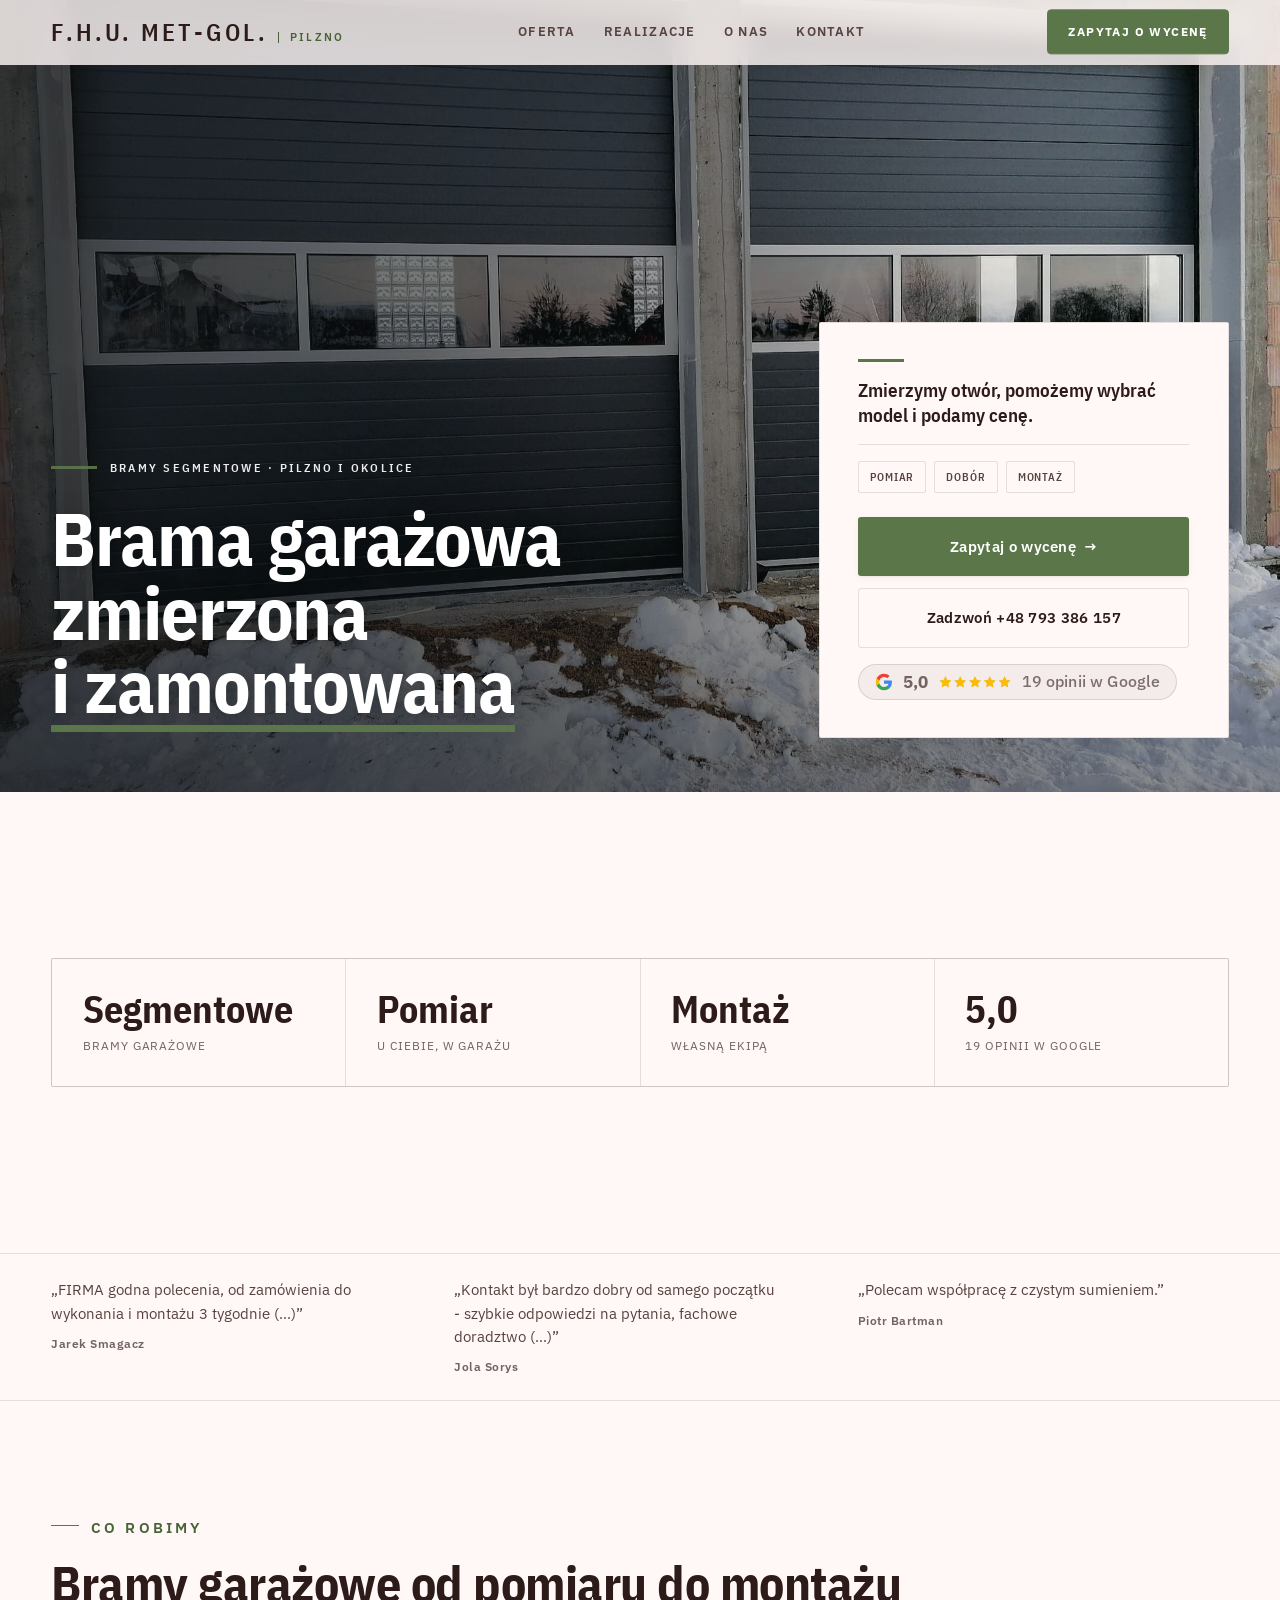
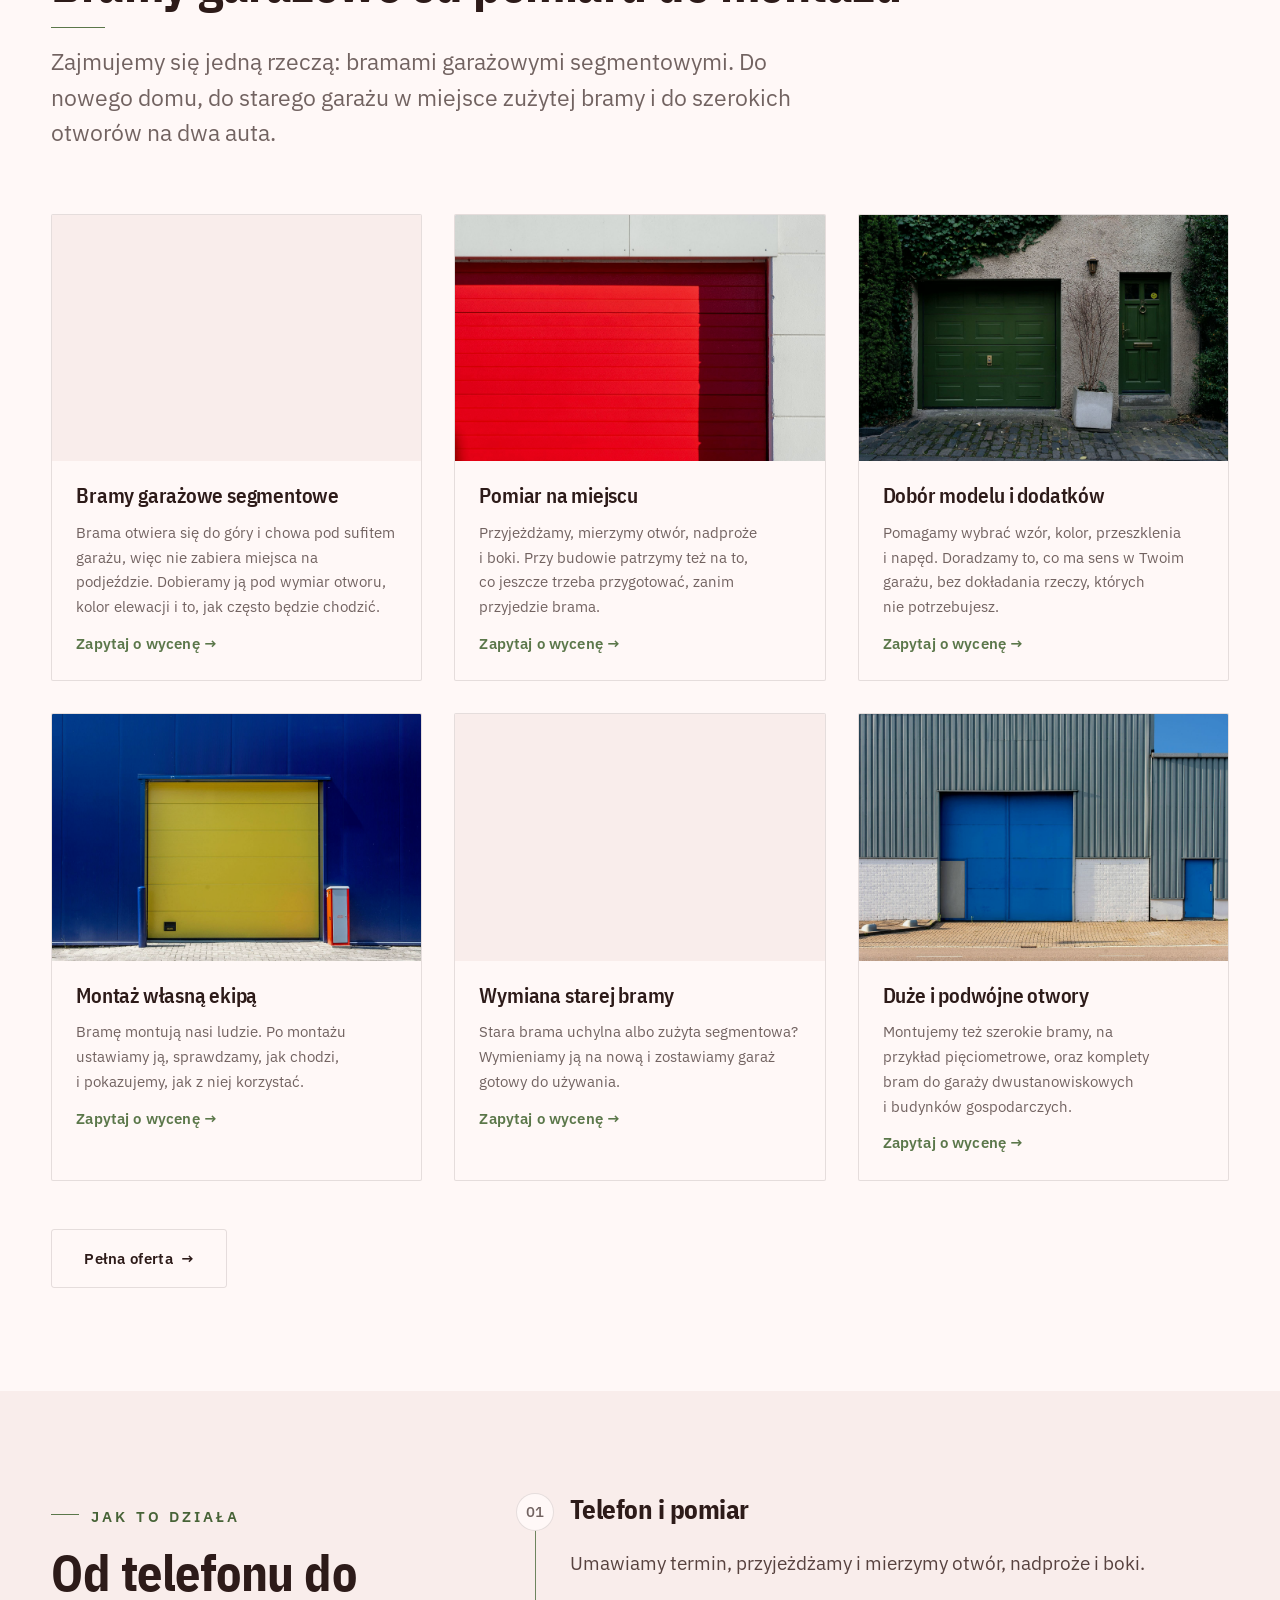
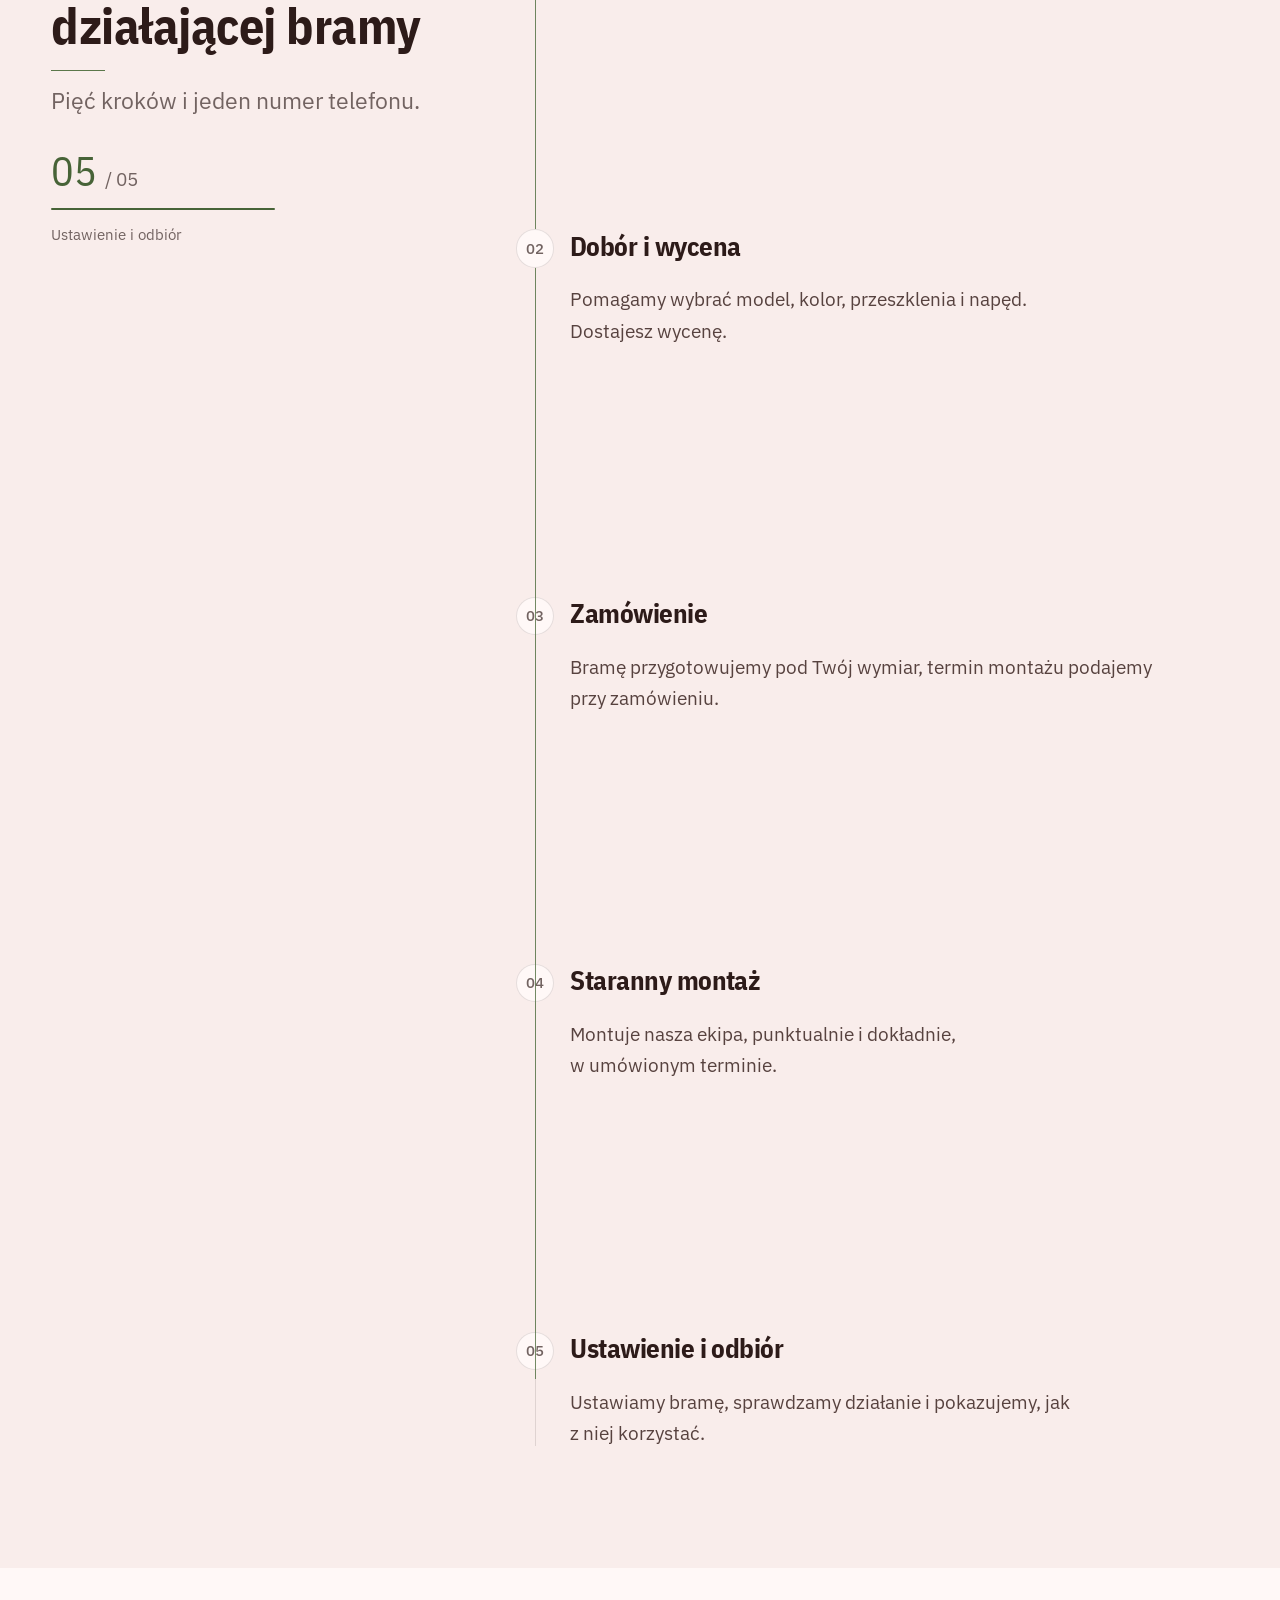
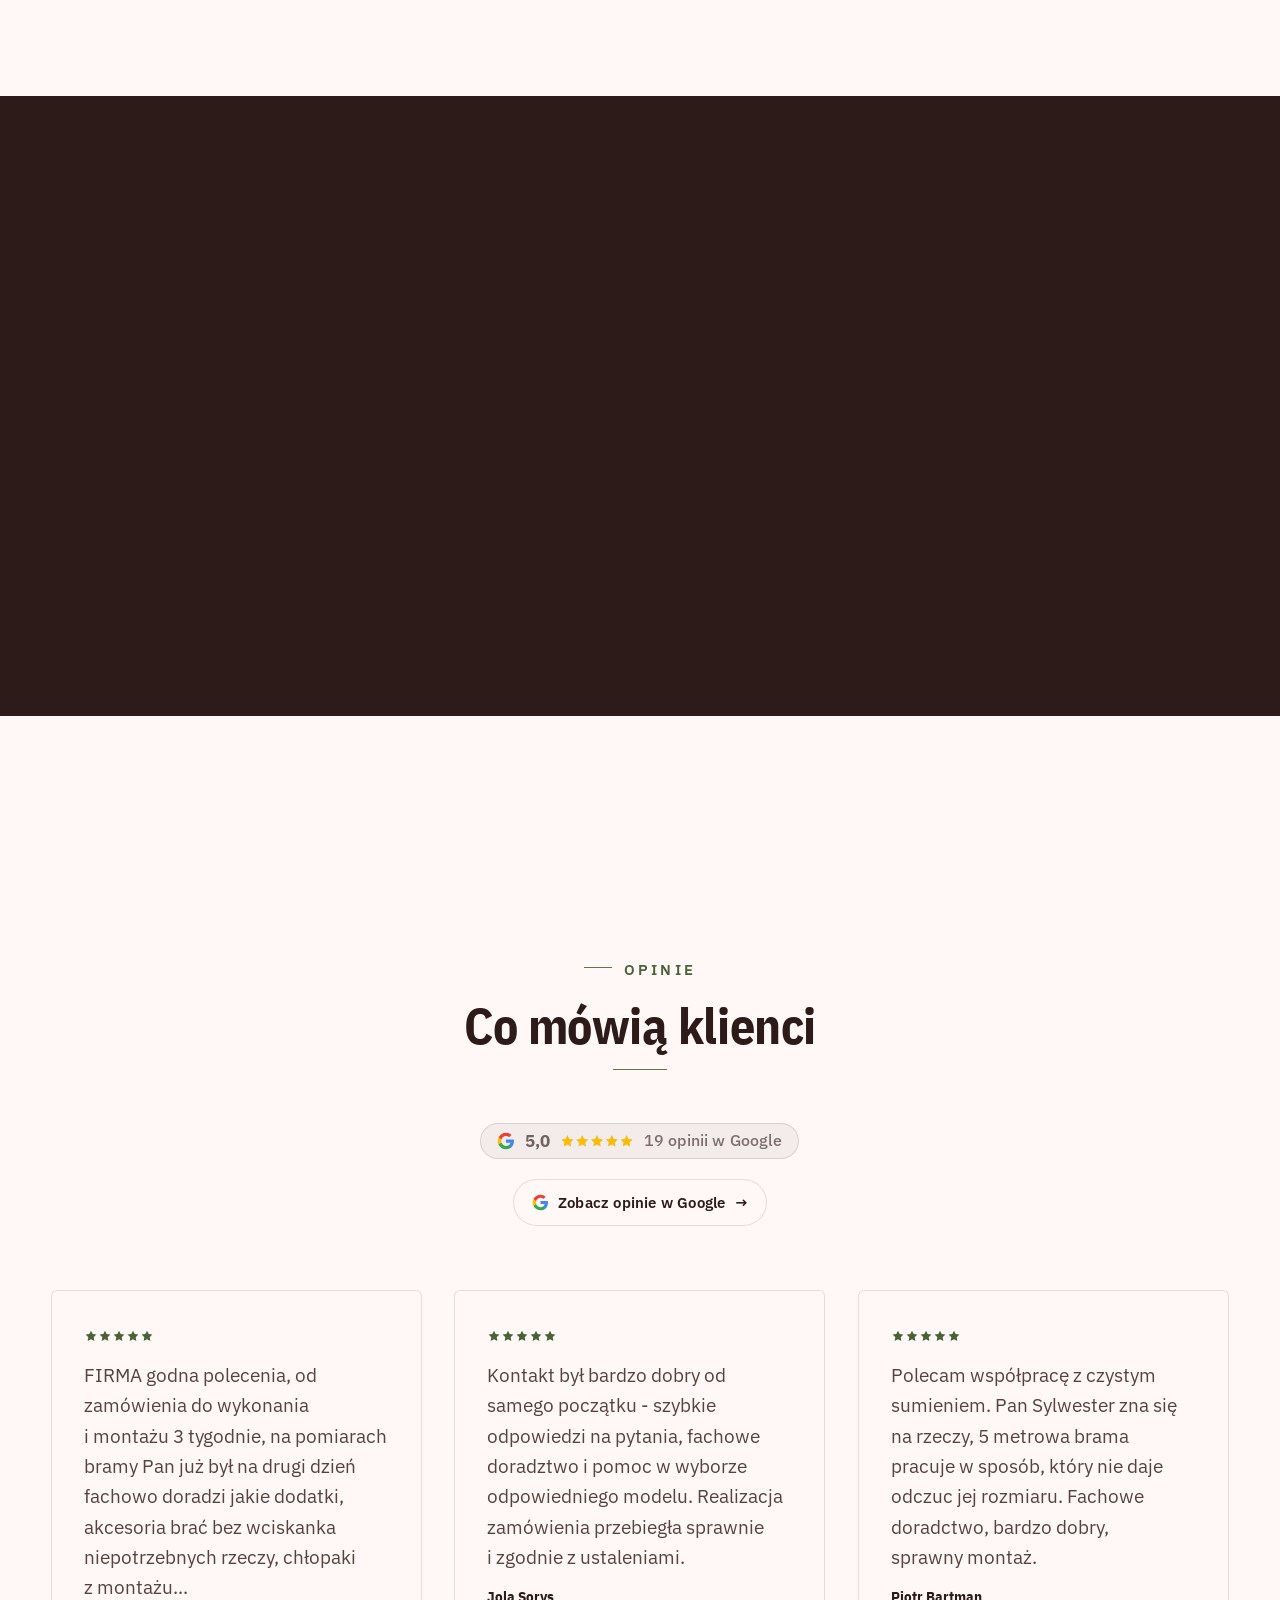
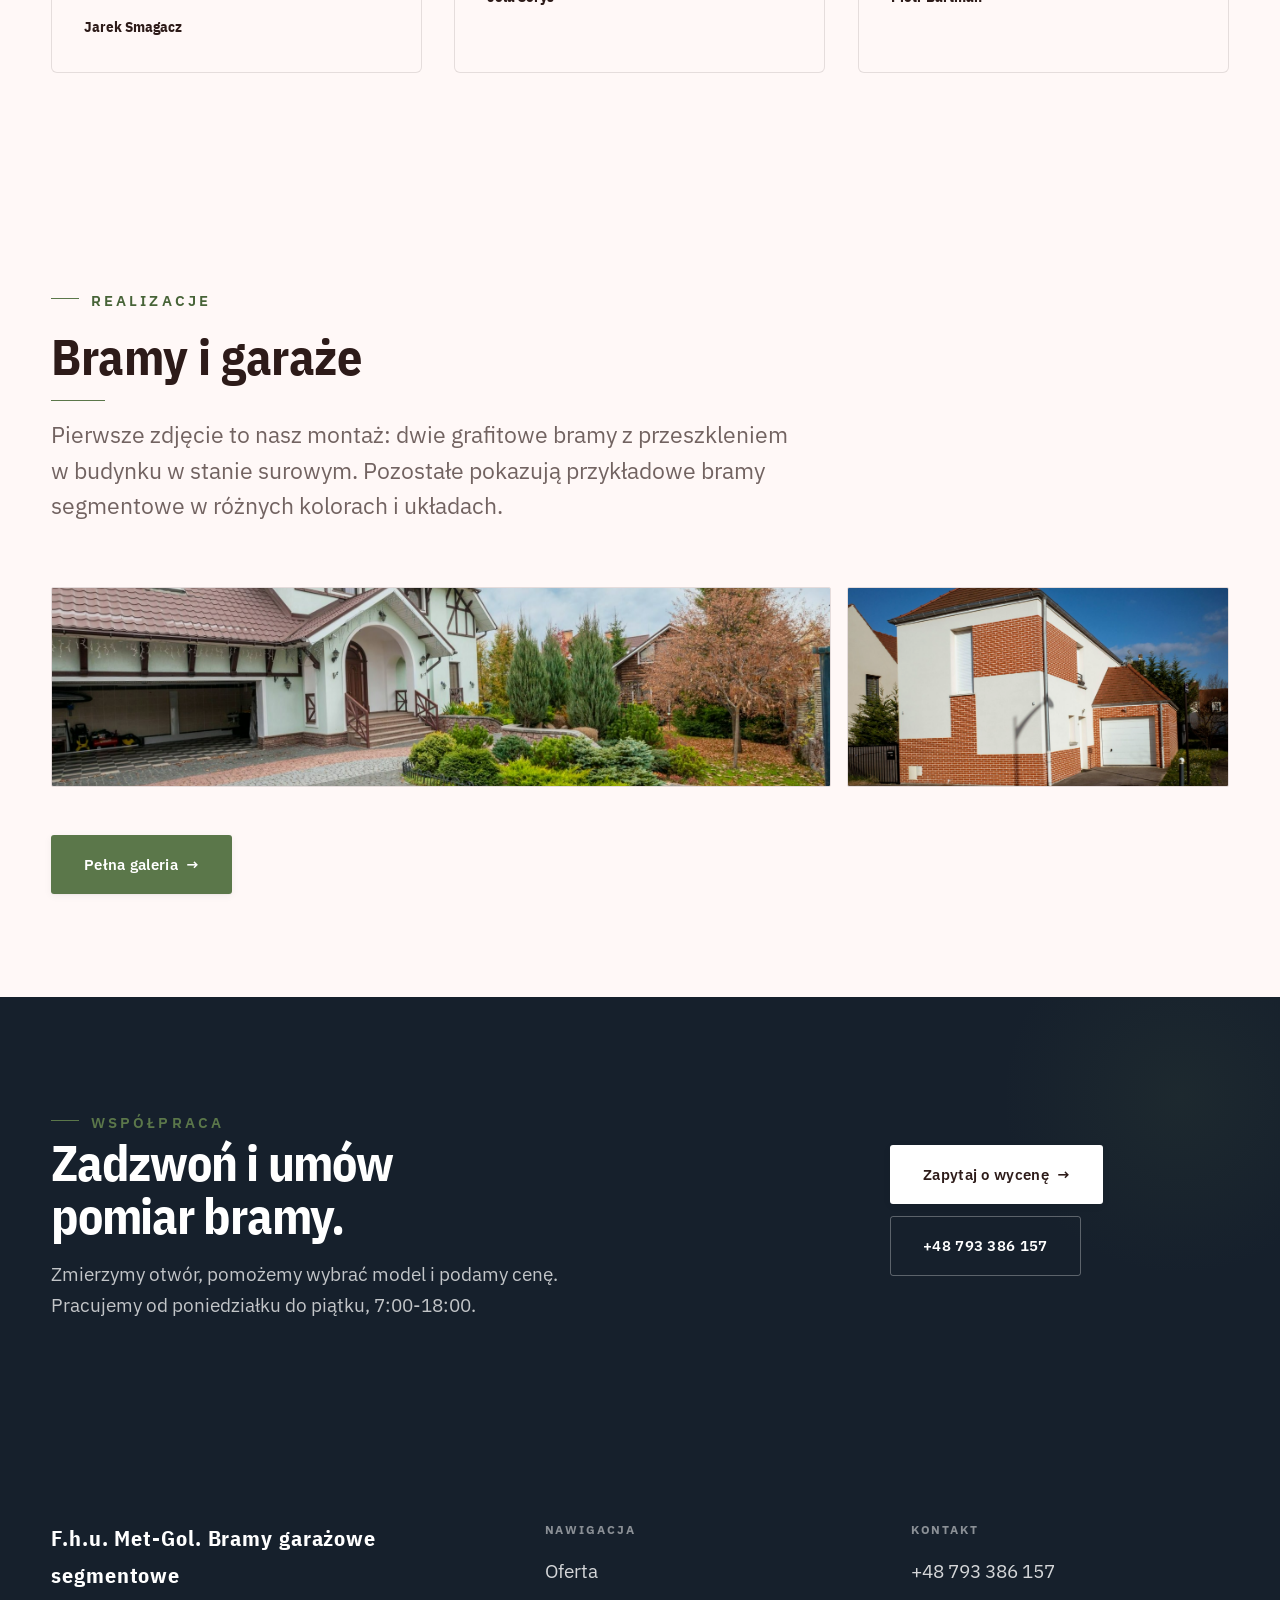
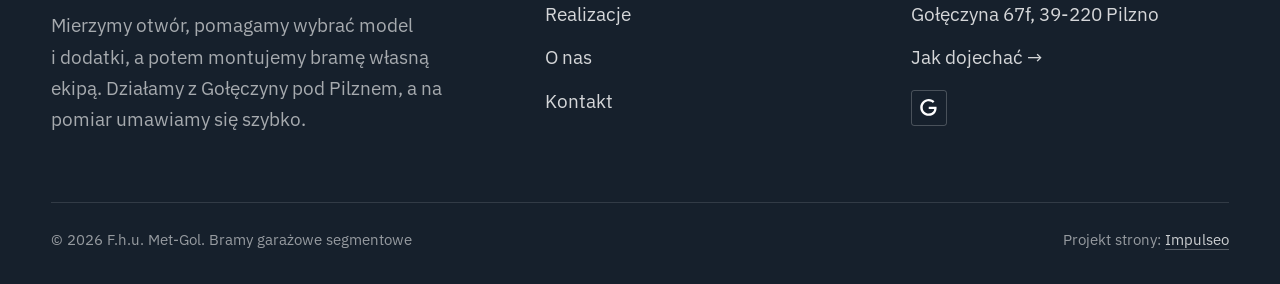
<file: index.html>
<!DOCTYPE html>
<html lang="pl">
<head>
<meta charset="UTF-8">
<meta name="viewport" content="width=device-width, initial-scale=1.0">
<title>F.h.u. Met-Gol. Bramy garażowe segmentowe - bramy garażowe segmentowe · Pilzno</title>
<meta name="description" content="Met-Gol z Gołęczyny pod Pilznem: bramy garażowe segmentowe z pomiarem, doradztwem i montażem. Ocena 5,0 w Google. Zadzwoń: 793 386 157.">
<link rel="canonical" href="https://kris20032.github.io/f-h-u-met-gol-bramy-garazowe-segmentowe/">
<meta name="robots" content="noindex, nofollow">
<meta property="og:type" content="website">
<meta property="og:locale" content="pl_PL">
<meta property="og:site_name" content="F.h.u. Met-Gol. Bramy garażowe segmentowe">
<meta property="og:title" content="F.h.u. Met-Gol. Bramy garażowe segmentowe - bramy garażowe segmentowe · Pilzno">
<meta property="og:description" content="Met-Gol z Gołęczyny pod Pilznem: bramy garażowe segmentowe z pomiarem, doradztwem i montażem. Ocena 5,0 w Google. Zadzwoń: 793 386 157.">
<meta property="og:url" content="https://kris20032.github.io/f-h-u-met-gol-bramy-garazowe-segmentowe/">
<meta property="og:image" content="https://kris20032.github.io/f-h-u-met-gol-bramy-garazowe-segmentowe/img/og.jpg">
<meta property="og:image:width" content="1200">
<meta property="og:image:height" content="630">
<meta name="twitter:card" content="summary_large_image">
<script type="application/ld+json">{"@context": "https://schema.org", "@type": "LocalBusiness", "name": "F.h.u. Met-Gol. Bramy garażowe segmentowe", "url": "https://kris20032.github.io/f-h-u-met-gol-bramy-garazowe-segmentowe/", "telephone": "+48793386157", "image": "https://kris20032.github.io/f-h-u-met-gol-bramy-garazowe-segmentowe/img/og.jpg", "areaServed": "Pilzno", "sameAs": ["https://maps.google.com/?cid=14918334857185586496&g_mp=CiVnb29nbGUubWFwcy5wbGFjZXMudjEuUGxhY2VzLkdldFBsYWNlEAIYBCAA"]}</script>
<link rel="preconnect" href="https://fonts.googleapis.com">
<link rel="preconnect" href="https://fonts.gstatic.com" crossorigin>
<link href="https://fonts.googleapis.com/css2?family=IBM+Plex+Sans+Condensed:wght@500;600;700&family=IBM+Plex+Sans:wght@400;500;600&display=swap" rel="stylesheet">
<link rel="stylesheet" href="assets/styles.css?v=dc298c0d">
</head>
<body>

<header class="nav">
  <div class="wrap nav-inner">
    <a class="brand" href="index.html"><span class="name">F.h.u. Met-Gol.</span><span class="sub">Pilzno</span></a>
    <nav class="nav-links">
      <a href="oferta.html">Oferta</a>
      <a href="realizacje.html">Realizacje</a>
      <a href="o-nas.html">O nas</a>
      <a href="kontakt.html">Kontakt</a>
      <a href="kontakt.html" class="btn btn-accent">Zapytaj o wycenę</a>
    </nav>
    <button class="nav-toggle" aria-label="Menu"><span></span><span></span><span></span></button>
  </div>
</header>

<main>
<section class="hero-dom">
  <img class="hd-bg" src="img/hero.jpg" fetchpriority="high" data-rotate="img/g1.jpg|img/g2.jpg" alt="F.h.u. Met-Gol. Bramy garażowe segmentowe" width="1880" height="1255">
  <div class="wrap hd-layout">
    <div class="hd-head reveal">
      <span class="hd-kicker">Bramy segmentowe · Pilzno i okolice</span>
      <h1 class="hd-claim">Brama garażowa <span class="hd-line">zmierzona</span> <span class="hd-line hd-em">i zamontowana</span></h1>
    </div>
    <div class="hd-panel reveal">
      <span class="hd-tick" aria-hidden="true"></span>
      <p class="hd-lead">Zmierzymy otwór, pomożemy wybrać model i podamy cenę.</p>
      <ul class="hd-tags"><li>Pomiar</li><li>Dobór</li><li>Montaż</li></ul>
      <div class="hd-actions">
        <a href="kontakt.html" class="btn btn-accent">Zapytaj o wycenę <span class="arr">→</span></a>
        <a href="tel:+48793386157" class="btn btn-ghost">Zadzwoń +48 793 386 157</a>
      </div>
      <p class="hd-rating"><span class="g-badge"><svg class="gb-ico" viewBox="0 0 24 24" width="18" height="18" aria-hidden="true"><path fill="#4285F4" d="M22.56 12.25c0-.78-.07-1.53-.2-2.25H12v4.26h5.92c-.26 1.37-1.04 2.53-2.21 3.31v2.77h3.57c2.08-1.92 3.28-4.74 3.28-8.09z"/><path fill="#34A853" d="M12 23c2.97 0 5.46-.98 7.28-2.66l-3.57-2.77c-.98.66-2.23 1.06-3.71 1.06-2.86 0-5.29-1.93-6.16-4.53H2.18v2.84C3.99 20.53 7.7 23 12 23z"/><path fill="#FBBC05" d="M5.84 14.09c-.22-.66-.35-1.36-.35-2.09s.13-1.43.35-2.09V7.07H2.18C1.43 8.55 1 10.22 1 12s.43 3.45 1.18 4.93l2.85-2.22.81-.62z"/><path fill="#EA4335" d="M12 5.38c1.62 0 3.06.56 4.21 1.64l3.15-3.15C17.45 2.09 14.97 1 12 1 7.7 1 3.99 3.47 2.18 7.07l3.66 2.84c.87-2.6 3.3-4.53 6.16-4.53z"/></svg><b class="gb-ocena">5,0</b><svg class="gb-stars" viewBox="0 0 90 18" width="74" height="14.8" aria-hidden="true"><g fill="currentColor" opacity=".26"><path transform="translate(0,0)" d="M9 1.6l2.2 4.46 4.92.72-3.56 3.47.84 4.9L9 12.74l-4.4 2.31.84-4.9L1.88 6.68l4.92-.72L9 1.6Z"/><path transform="translate(18,0)" d="M9 1.6l2.2 4.46 4.92.72-3.56 3.47.84 4.9L9 12.74l-4.4 2.31.84-4.9L1.88 6.68l4.92-.72L9 1.6Z"/><path transform="translate(36,0)" d="M9 1.6l2.2 4.46 4.92.72-3.56 3.47.84 4.9L9 12.74l-4.4 2.31.84-4.9L1.88 6.68l4.92-.72L9 1.6Z"/><path transform="translate(54,0)" d="M9 1.6l2.2 4.46 4.92.72-3.56 3.47.84 4.9L9 12.74l-4.4 2.31.84-4.9L1.88 6.68l4.92-.72L9 1.6Z"/><path transform="translate(72,0)" d="M9 1.6l2.2 4.46 4.92.72-3.56 3.47.84 4.9L9 12.74l-4.4 2.31.84-4.9L1.88 6.68l4.92-.72L9 1.6Z"/></g><clipPath id="gs1000"><rect x="0" y="0" width="90.0" height="18"/></clipPath><g fill="#FBBC04" clip-path="url(#gs1000)"><path transform="translate(0,0)" d="M9 1.6l2.2 4.46 4.92.72-3.56 3.47.84 4.9L9 12.74l-4.4 2.31.84-4.9L1.88 6.68l4.92-.72L9 1.6Z"/><path transform="translate(18,0)" d="M9 1.6l2.2 4.46 4.92.72-3.56 3.47.84 4.9L9 12.74l-4.4 2.31.84-4.9L1.88 6.68l4.92-.72L9 1.6Z"/><path transform="translate(36,0)" d="M9 1.6l2.2 4.46 4.92.72-3.56 3.47.84 4.9L9 12.74l-4.4 2.31.84-4.9L1.88 6.68l4.92-.72L9 1.6Z"/><path transform="translate(54,0)" d="M9 1.6l2.2 4.46 4.92.72-3.56 3.47.84 4.9L9 12.74l-4.4 2.31.84-4.9L1.88 6.68l4.92-.72L9 1.6Z"/><path transform="translate(72,0)" d="M9 1.6l2.2 4.46 4.92.72-3.56 3.47.84 4.9L9 12.74l-4.4 2.31.84-4.9L1.88 6.68l4.92-.72L9 1.6Z"/></g></svg><span class="gb-txt">19 opinii w Google</span></span></p>
    </div>
  </div>
</section>
<section class="dom-statband">
  <div class="wrap">
    <div class="dom-stats">
      <div class="dom-stat reveal"><div class="ds-num">Segmentowe</div><div class="ds-lab">Bramy garażowe</div></div>
      <div class="dom-stat reveal"><div class="ds-num">Pomiar</div><div class="ds-lab">U Ciebie, w garażu</div></div>
      <div class="dom-stat reveal"><div class="ds-num">Montaż</div><div class="ds-lab">Własną ekipą</div></div>
      <div class="dom-stat reveal"><div class="ds-num">5,0</div><div class="ds-lab">19 opinii w Google</div></div>
    </div>
  </div>
</section>
<section class="opinie-mini" aria-label="Opinie klientów">
  <div class="wrap">
    <div class="om-row">
      <div class="om-item reveal"><blockquote>„FIRMA godna polecenia, od zamówienia do wykonania i montażu 3 tygodnie (…)”</blockquote><span class="om-autor">Jarek Smagacz</span></div>
      <div class="om-item reveal"><blockquote>„Kontakt był bardzo dobry od samego początku - szybkie odpowiedzi na pytania, fachowe doradztwo (…)”</blockquote><span class="om-autor">Jola Sorys</span></div>
      <div class="om-item reveal"><blockquote>„Polecam współpracę z czystym sumieniem.”</blockquote><span class="om-autor">Piotr Bartman</span></div>
    </div>
  </div>
</section>
<section class="dom-products" id="produkty">
  <div class="wrap">
    <div class="head reveal">
      <span class="eyebrow">Co robimy</span>
      <h2>Bramy garażowe od pomiaru do montażu</h2>
      <p>Zajmujemy się jedną rzeczą: bramami garażowymi segmentowymi. Do nowego domu, do starego garażu w miejsce zużytej bramy i do szerokich otworów na dwa auta.</p>
    </div>
    <div class="dom-grid">
      <article class="dom-card reveal">
        <figure class="dom-card__img"><img src="img/g3.jpg" alt="Bramy garażowe segmentowe" loading="lazy" width="1880" height="1253" decoding="async"></figure>
        <div class="dom-card__body">
          <h3 class="dom-card__name">Bramy garażowe segmentowe</h3>
          <p class="dom-card__tag">Brama otwiera się do góry i chowa pod sufitem garażu, więc nie zabiera miejsca na podjeździe. Dobieramy ją pod wymiar otworu, kolor elewacji i to, jak często będzie chodzić.</p>
          <a class="dom-card__link" href="kontakt.html">Zapytaj o wycenę <span class="arr">→</span></a>
        </div>
      </article>
      <article class="dom-card reveal">
        <figure class="dom-card__img"><img src="img/g4.jpg" alt="Pomiar na miejscu" loading="lazy" width="1880" height="1255" decoding="async"></figure>
        <div class="dom-card__body">
          <h3 class="dom-card__name">Pomiar na miejscu</h3>
          <p class="dom-card__tag">Przyjeżdżamy, mierzymy otwór, nadproże i boki. Przy budowie patrzymy też na to, co jeszcze trzeba przygotować, zanim przyjedzie brama.</p>
          <a class="dom-card__link" href="kontakt.html">Zapytaj o wycenę <span class="arr">→</span></a>
        </div>
      </article>
      <article class="dom-card reveal">
        <figure class="dom-card__img"><img src="img/g5.jpg" alt="Dobór modelu i dodatków" loading="lazy" width="1880" height="1253" decoding="async"></figure>
        <div class="dom-card__body">
          <h3 class="dom-card__name">Dobór modelu i dodatków</h3>
          <p class="dom-card__tag">Pomagamy wybrać wzór, kolor, przeszklenia i napęd. Doradzamy to, co ma sens w Twoim garażu, bez dokładania rzeczy, których nie potrzebujesz.</p>
          <a class="dom-card__link" href="kontakt.html">Zapytaj o wycenę <span class="arr">→</span></a>
        </div>
      </article>
      <article class="dom-card reveal">
        <figure class="dom-card__img"><img src="img/g6.jpg" alt="Montaż własną ekipą" loading="lazy" width="1880" height="1253" decoding="async"></figure>
        <div class="dom-card__body">
          <h3 class="dom-card__name">Montaż własną ekipą</h3>
          <p class="dom-card__tag">Bramę montują nasi ludzie. Po montażu ustawiamy ją, sprawdzamy, jak chodzi, i pokazujemy, jak z niej korzystać.</p>
          <a class="dom-card__link" href="kontakt.html">Zapytaj o wycenę <span class="arr">→</span></a>
        </div>
      </article>
      <article class="dom-card reveal">
        <figure class="dom-card__img"><img src="img/g7.jpg" alt="Wymiana starej bramy" loading="lazy" width="1870" height="1300" decoding="async"></figure>
        <div class="dom-card__body">
          <h3 class="dom-card__name">Wymiana starej bramy</h3>
          <p class="dom-card__tag">Stara brama uchylna albo zużyta segmentowa? Wymieniamy ją na nową i zostawiamy garaż gotowy do używania.</p>
          <a class="dom-card__link" href="kontakt.html">Zapytaj o wycenę <span class="arr">→</span></a>
        </div>
      </article>
      <article class="dom-card reveal">
        <figure class="dom-card__img"><img src="img/g8.jpg" alt="Duże i podwójne otwory" loading="lazy" width="1880" height="1255" decoding="async"></figure>
        <div class="dom-card__body">
          <h3 class="dom-card__name">Duże i podwójne otwory</h3>
          <p class="dom-card__tag">Montujemy też szerokie bramy, na przykład pięciometrowe, oraz komplety bram do garaży dwustanowiskowych i budynków gospodarczych.</p>
          <a class="dom-card__link" href="kontakt.html">Zapytaj o wycenę <span class="arr">→</span></a>
        </div>
      </article>
    </div>
    <div style="margin-top:var(--space-7)" class="reveal"><a href="oferta.html" class="btn btn-ghost">Pełna oferta <span class="arr">→</span></a></div>
  </div>
</section>
<section class="proces proces-os dom">
  <div class="wrap proc-grid">
    <div class="proc-side">
      <div class="head reveal">
        <span class="eyebrow">Jak to działa</span>
        <h2>Od telefonu do działającej bramy</h2>
        <p>Pięć kroków i jeden numer telefonu.</p>
      </div>
      <div class="proc-count" aria-hidden="true"><span class="pc-cur">01</span><span class="pc-all">/ 05</span></div>
      <div class="proc-bar" aria-hidden="true"><i></i></div>
      <p class="proc-now" aria-hidden="true">Telefon i pomiar</p>
    </div>
    <ol class="proces-line">
      <li class="reveal"><span class="pno">01</span><h3>Telefon i pomiar</h3><p>Umawiamy termin, przyjeżdżamy i mierzymy otwór, nadproże i boki.</p></li>
      <li class="reveal"><span class="pno">02</span><h3>Dobór i wycena</h3><p>Pomagamy wybrać model, kolor, przeszklenia i napęd. Dostajesz wycenę.</p></li>
      <li class="reveal"><span class="pno">03</span><h3>Zamówienie</h3><p>Bramę przygotowujemy pod Twój wymiar, termin montażu podajemy przy zamówieniu.</p></li>
      <li class="reveal"><span class="pno">04</span><h3>Staranny montaż</h3><p>Montuje nasza ekipa, punktualnie i dokładnie, w umówionym terminie.</p></li>
      <li class="reveal"><span class="pno">05</span><h3>Ustawienie i odbiór</h3><p>Ustawiamy bramę, sprawdzamy działanie i pokazujemy, jak z niej korzystać.</p></li>
    </ol>
  </div>
</section>
<section class="stopklatka" aria-hidden="true">
  <div class="stk-bg" style="background-image:url(img/about.jpg)"></div>
</section>
<section class="opinie">
  <div class="wrap">
    <div class="head center reveal">
      <span class="eyebrow">Opinie</span>
      <h2>Co mówią klienci</h2>
    </div>
    <p class="op-meta reveal"><span class="g-badge"><svg class="gb-ico" viewBox="0 0 24 24" width="18" height="18" aria-hidden="true"><path fill="#4285F4" d="M22.56 12.25c0-.78-.07-1.53-.2-2.25H12v4.26h5.92c-.26 1.37-1.04 2.53-2.21 3.31v2.77h3.57c2.08-1.92 3.28-4.74 3.28-8.09z"/><path fill="#34A853" d="M12 23c2.97 0 5.46-.98 7.28-2.66l-3.57-2.77c-.98.66-2.23 1.06-3.71 1.06-2.86 0-5.29-1.93-6.16-4.53H2.18v2.84C3.99 20.53 7.7 23 12 23z"/><path fill="#FBBC05" d="M5.84 14.09c-.22-.66-.35-1.36-.35-2.09s.13-1.43.35-2.09V7.07H2.18C1.43 8.55 1 10.22 1 12s.43 3.45 1.18 4.93l2.85-2.22.81-.62z"/><path fill="#EA4335" d="M12 5.38c1.62 0 3.06.56 4.21 1.64l3.15-3.15C17.45 2.09 14.97 1 12 1 7.7 1 3.99 3.47 2.18 7.07l3.66 2.84c.87-2.6 3.3-4.53 6.16-4.53z"/></svg><b class="gb-ocena">5,0</b><svg class="gb-stars" viewBox="0 0 90 18" width="74" height="14.8" aria-hidden="true"><g fill="currentColor" opacity=".26"><path transform="translate(0,0)" d="M9 1.6l2.2 4.46 4.92.72-3.56 3.47.84 4.9L9 12.74l-4.4 2.31.84-4.9L1.88 6.68l4.92-.72L9 1.6Z"/><path transform="translate(18,0)" d="M9 1.6l2.2 4.46 4.92.72-3.56 3.47.84 4.9L9 12.74l-4.4 2.31.84-4.9L1.88 6.68l4.92-.72L9 1.6Z"/><path transform="translate(36,0)" d="M9 1.6l2.2 4.46 4.92.72-3.56 3.47.84 4.9L9 12.74l-4.4 2.31.84-4.9L1.88 6.68l4.92-.72L9 1.6Z"/><path transform="translate(54,0)" d="M9 1.6l2.2 4.46 4.92.72-3.56 3.47.84 4.9L9 12.74l-4.4 2.31.84-4.9L1.88 6.68l4.92-.72L9 1.6Z"/><path transform="translate(72,0)" d="M9 1.6l2.2 4.46 4.92.72-3.56 3.47.84 4.9L9 12.74l-4.4 2.31.84-4.9L1.88 6.68l4.92-.72L9 1.6Z"/></g><clipPath id="gs1000"><rect x="0" y="0" width="90.0" height="18"/></clipPath><g fill="#FBBC04" clip-path="url(#gs1000)"><path transform="translate(0,0)" d="M9 1.6l2.2 4.46 4.92.72-3.56 3.47.84 4.9L9 12.74l-4.4 2.31.84-4.9L1.88 6.68l4.92-.72L9 1.6Z"/><path transform="translate(18,0)" d="M9 1.6l2.2 4.46 4.92.72-3.56 3.47.84 4.9L9 12.74l-4.4 2.31.84-4.9L1.88 6.68l4.92-.72L9 1.6Z"/><path transform="translate(36,0)" d="M9 1.6l2.2 4.46 4.92.72-3.56 3.47.84 4.9L9 12.74l-4.4 2.31.84-4.9L1.88 6.68l4.92-.72L9 1.6Z"/><path transform="translate(54,0)" d="M9 1.6l2.2 4.46 4.92.72-3.56 3.47.84 4.9L9 12.74l-4.4 2.31.84-4.9L1.88 6.68l4.92-.72L9 1.6Z"/><path transform="translate(72,0)" d="M9 1.6l2.2 4.46 4.92.72-3.56 3.47.84 4.9L9 12.74l-4.4 2.31.84-4.9L1.88 6.68l4.92-.72L9 1.6Z"/></g></svg><span class="gb-txt">19 opinii w Google</span></span></p>
    <p class="op-meta reveal"><a class="op-google" href="https://maps.google.com/?cid=14918334857185586496&amp;g_mp=CiVnb29nbGUubWFwcy5wbGFjZXMudjEuUGxhY2VzLkdldFBsYWNlEAIYBCAA" target="_blank" rel="noopener"><svg class="op-g-ico" viewBox="0 0 24 24" width="17" height="17" aria-hidden="true"><path fill="#4285F4" d="M22.56 12.25c0-.78-.07-1.53-.2-2.25H12v4.26h5.92c-.26 1.37-1.04 2.53-2.21 3.31v2.77h3.57c2.08-1.92 3.28-4.74 3.28-8.09z"/><path fill="#34A853" d="M12 23c2.97 0 5.46-.98 7.28-2.66l-3.57-2.77c-.98.66-2.23 1.06-3.71 1.06-2.86 0-5.29-1.93-6.16-4.53H2.18v2.84C3.99 20.53 7.7 23 12 23z"/><path fill="#FBBC05" d="M5.84 14.09c-.22-.66-.35-1.36-.35-2.09s.13-1.43.35-2.09V7.07H2.18C1.43 8.55 1 10.22 1 12s.43 3.45 1.18 4.93l2.85-2.22.81-.62z"/><path fill="#EA4335" d="M12 5.38c1.62 0 3.06.56 4.21 1.64l3.15-3.15C17.45 2.09 14.97 1 12 1 7.7 1 3.99 3.47 2.18 7.07l3.66 2.84c.87-2.6 3.3-4.53 6.16-4.53z"/></svg><span>Zobacz opinie w Google</span><span class="arr">→</span></a></p>
    <div class="opinie-grid">
      <figure class="op-card reveal"><span class="op-star"><svg class="ico-star" width="14" height="14" viewBox="0 0 24 24" style="vertical-align:-2px" aria-hidden="true"><path d="M12 2.8l2.85 5.8 6.4.93-4.63 4.5 1.1 6.37L12 17.4l-5.72 3 1.1-6.37-4.63-4.5 6.4-.93L12 2.8Z" fill="currentColor"/></svg><svg class="ico-star" width="14" height="14" viewBox="0 0 24 24" style="vertical-align:-2px" aria-hidden="true"><path d="M12 2.8l2.85 5.8 6.4.93-4.63 4.5 1.1 6.37L12 17.4l-5.72 3 1.1-6.37-4.63-4.5 6.4-.93L12 2.8Z" fill="currentColor"/></svg><svg class="ico-star" width="14" height="14" viewBox="0 0 24 24" style="vertical-align:-2px" aria-hidden="true"><path d="M12 2.8l2.85 5.8 6.4.93-4.63 4.5 1.1 6.37L12 17.4l-5.72 3 1.1-6.37-4.63-4.5 6.4-.93L12 2.8Z" fill="currentColor"/></svg><svg class="ico-star" width="14" height="14" viewBox="0 0 24 24" style="vertical-align:-2px" aria-hidden="true"><path d="M12 2.8l2.85 5.8 6.4.93-4.63 4.5 1.1 6.37L12 17.4l-5.72 3 1.1-6.37-4.63-4.5 6.4-.93L12 2.8Z" fill="currentColor"/></svg><svg class="ico-star" width="14" height="14" viewBox="0 0 24 24" style="vertical-align:-2px" aria-hidden="true"><path d="M12 2.8l2.85 5.8 6.4.93-4.63 4.5 1.1 6.37L12 17.4l-5.72 3 1.1-6.37-4.63-4.5 6.4-.93L12 2.8Z" fill="currentColor"/></svg></span><blockquote>FIRMA godna polecenia, od zamówienia do wykonania i montażu 3 tygodnie, na pomiarach bramy Pan już był na drugi dzień fachowo doradzi jakie dodatki, akcesoria brać bez wciskanka niepotrzebnych rzeczy, chłopaki z montażu...</blockquote><span class="op-autor">Jarek Smagacz</span></figure>
      <figure class="op-card reveal"><span class="op-star"><svg class="ico-star" width="14" height="14" viewBox="0 0 24 24" style="vertical-align:-2px" aria-hidden="true"><path d="M12 2.8l2.85 5.8 6.4.93-4.63 4.5 1.1 6.37L12 17.4l-5.72 3 1.1-6.37-4.63-4.5 6.4-.93L12 2.8Z" fill="currentColor"/></svg><svg class="ico-star" width="14" height="14" viewBox="0 0 24 24" style="vertical-align:-2px" aria-hidden="true"><path d="M12 2.8l2.85 5.8 6.4.93-4.63 4.5 1.1 6.37L12 17.4l-5.72 3 1.1-6.37-4.63-4.5 6.4-.93L12 2.8Z" fill="currentColor"/></svg><svg class="ico-star" width="14" height="14" viewBox="0 0 24 24" style="vertical-align:-2px" aria-hidden="true"><path d="M12 2.8l2.85 5.8 6.4.93-4.63 4.5 1.1 6.37L12 17.4l-5.72 3 1.1-6.37-4.63-4.5 6.4-.93L12 2.8Z" fill="currentColor"/></svg><svg class="ico-star" width="14" height="14" viewBox="0 0 24 24" style="vertical-align:-2px" aria-hidden="true"><path d="M12 2.8l2.85 5.8 6.4.93-4.63 4.5 1.1 6.37L12 17.4l-5.72 3 1.1-6.37-4.63-4.5 6.4-.93L12 2.8Z" fill="currentColor"/></svg><svg class="ico-star" width="14" height="14" viewBox="0 0 24 24" style="vertical-align:-2px" aria-hidden="true"><path d="M12 2.8l2.85 5.8 6.4.93-4.63 4.5 1.1 6.37L12 17.4l-5.72 3 1.1-6.37-4.63-4.5 6.4-.93L12 2.8Z" fill="currentColor"/></svg></span><blockquote>Kontakt był bardzo dobry od samego początku - szybkie odpowiedzi na pytania, fachowe doradztwo i pomoc w wyborze odpowiedniego modelu. Realizacja zamówienia przebiegła sprawnie i zgodnie z ustaleniami.</blockquote><span class="op-autor">Jola Sorys</span></figure>
      <figure class="op-card reveal"><span class="op-star"><svg class="ico-star" width="14" height="14" viewBox="0 0 24 24" style="vertical-align:-2px" aria-hidden="true"><path d="M12 2.8l2.85 5.8 6.4.93-4.63 4.5 1.1 6.37L12 17.4l-5.72 3 1.1-6.37-4.63-4.5 6.4-.93L12 2.8Z" fill="currentColor"/></svg><svg class="ico-star" width="14" height="14" viewBox="0 0 24 24" style="vertical-align:-2px" aria-hidden="true"><path d="M12 2.8l2.85 5.8 6.4.93-4.63 4.5 1.1 6.37L12 17.4l-5.72 3 1.1-6.37-4.63-4.5 6.4-.93L12 2.8Z" fill="currentColor"/></svg><svg class="ico-star" width="14" height="14" viewBox="0 0 24 24" style="vertical-align:-2px" aria-hidden="true"><path d="M12 2.8l2.85 5.8 6.4.93-4.63 4.5 1.1 6.37L12 17.4l-5.72 3 1.1-6.37-4.63-4.5 6.4-.93L12 2.8Z" fill="currentColor"/></svg><svg class="ico-star" width="14" height="14" viewBox="0 0 24 24" style="vertical-align:-2px" aria-hidden="true"><path d="M12 2.8l2.85 5.8 6.4.93-4.63 4.5 1.1 6.37L12 17.4l-5.72 3 1.1-6.37-4.63-4.5 6.4-.93L12 2.8Z" fill="currentColor"/></svg><svg class="ico-star" width="14" height="14" viewBox="0 0 24 24" style="vertical-align:-2px" aria-hidden="true"><path d="M12 2.8l2.85 5.8 6.4.93-4.63 4.5 1.1 6.37L12 17.4l-5.72 3 1.1-6.37-4.63-4.5 6.4-.93L12 2.8Z" fill="currentColor"/></svg></span><blockquote>Polecam współpracę z czystym sumieniem. Pan Sylwester zna się na rzeczy, 5 metrowa brama pracuje w sposób, który nie daje odczuc jej rozmiaru. Fachowe doradctwo, bardzo dobry, sprawny montaż.</blockquote><span class="op-autor">Piotr Bartman</span></figure>
    </div>
  </div>
</section>
<section>
  <div class="wrap">
    <div class="head reveal">
      <span class="eyebrow">Realizacje</span>
      <h2>Bramy i garaże</h2>
      <p>Pierwsze zdjęcie to nasz montaż: dwie grafitowe bramy z przeszkleniem w budynku w stanie surowym. Pozostałe pokazują przykładowe bramy segmentowe w różnych kolorach i układach.</p>
    </div>
    <div class="gallery">
      <div class="tile t-two3 reveal"><img src="img/g9.jpg" alt="F.h.u. Met-Gol. Bramy garażowe segmentowe" loading="lazy" width="1802" height="1162" decoding="async"></div>
      <div class="tile t-third reveal"><img src="img/g10.jpg" alt="F.h.u. Met-Gol. Bramy garażowe segmentowe" loading="lazy" width="1808" height="1168" decoding="async"></div>
    </div>
    <div style="margin-top:var(--space-7)" class="reveal"><a href="realizacje.html" class="btn btn-accent">Pełna galeria <span class="arr">→</span></a></div>
  </div>
</section>
<section class="cta">
  <div class="wrap">
    <div class="reveal">
      <span class="eyebrow">Współpraca</span>
      <h2>Zadzwoń i umów pomiar bramy.</h2>
      <p>Zmierzymy otwór, pomożemy wybrać model i podamy cenę. Pracujemy od poniedziałku do piątku, 7:00-18:00.</p>
    </div>
    <div class="cta-actions reveal">
      <a href="kontakt.html" class="btn btn-light">Zapytaj o wycenę <span class="arr">→</span></a>
      <a href="tel:+48793386157" class="btn btn-ghost btn-ghost-cta">+48 793 386 157</a>
    </div>
  </div>
</section>
</main>

<footer>
  <div class="wrap">
    <div class="foot-grid">
      <div class="foot-brand">
        <div class="name">F.h.u. Met-Gol. Bramy garażowe segmentowe</div>
        <p>Mierzymy otwór, pomagamy wybrać model i dodatki, a potem montujemy bramę własną ekipą. Działamy z Gołęczyny pod Pilznem, a na pomiar umawiamy się szybko.</p>
      </div>
      <div class="foot-col">
        <h4>Nawigacja</h4>
        <a href="oferta.html">Oferta</a>
        <a href="realizacje.html">Realizacje</a>
        <a href="o-nas.html">O nas</a>
        <a href="kontakt.html">Kontakt</a>
      </div>
      <div class="foot-col">
        <h4>Kontakt</h4>
        <a href="tel:+48793386157">+48 793 386 157</a>
        <p>Gołęczyna 67f, 39-220 Pilzno</p>
        <a href="https://maps.google.com/?cid=14918334857185586496&g_mp=CiVnb29nbGUubWFwcy5wbGFjZXMudjEuUGxhY2VzLkdldFBsYWNlEAIYBCAA" target="_blank" rel="noopener">Jak dojechać →</a>
      <div class="foot-soc">
        <a class="soc" href="https://maps.google.com/?cid=14918334857185586496&g_mp=CiVnb29nbGUubWFwcy5wbGFjZXMudjEuUGxhY2VzLkdldFBsYWNlEAIYBCAA" target="_blank" rel="noopener" aria-label="Google - F.h.u. Met-Gol. Bramy garażowe segmentowe"><svg viewBox="0 0 24 24" aria-hidden="true" focusable="false"><path d="M12.48 10.92v3.28h7.84c-.24 1.84-.853 3.187-1.787 4.133-1.147 1.147-2.933 2.4-6.053 2.4-4.827 0-8.6-3.893-8.6-8.72s3.773-8.72 8.6-8.72c2.6 0 4.507 1.027 5.907 2.347l2.307-2.307C18.747 1.44 16.133 0 12.48 0 5.867 0 .307 5.387.307 12s5.56 12 12.173 12c3.573 0 6.267-1.173 8.373-3.36 2.16-2.16 2.84-5.213 2.84-7.667 0-.76-.053-1.467-.173-2.053H12.48z" fill="currentColor"/></svg></a>
      </div>
      </div>
    </div>
    <div class="foot-bot">
      <span>© 2026 F.h.u. Met-Gol. Bramy garażowe segmentowe</span>
      <span>Projekt strony: <a class="foot-credit" href="https://impulseo.pl" target="_blank" rel="noopener">Impulseo</a></span>
    </div>
  </div>
</footer>
<div class="sticky-reserve"><a class="sr-book" href="kontakt.html">Zapytaj o wycenę</a><a class="sr-call" href="tel:+48793386157" aria-label="Zadzwoń"><svg class="ico-tel" width="16" height="16" viewBox="0 0 24 24" fill="none" aria-hidden="true"><path d="M6.6 10.8a15.5 15.5 0 0 0 6.6 6.6l2.2-2.2a1 1 0 0 1 1-.24 11.4 11.4 0 0 0 3.6.58 1 1 0 0 1 1 1V20a1 1 0 0 1-1 1A17 17 0 0 1 3 4a1 1 0 0 1 1-1h3.5a1 1 0 0 1 1 1c0 1.25.2 2.46.58 3.6a1 1 0 0 1-.25 1l-2.23 2.2Z" fill="currentColor"/></svg></a></div>
<div class="demo-wazne" data-do="2026-11-12" data-cykl="3" hidden><svg class="dw-ico" width="13" height="13" viewBox="0 0 24 24" fill="none" aria-hidden="true"><circle cx="12" cy="12" r="8.6" stroke="currentColor" stroke-width="1.8"/><path d="M12 7.2V12l3.3 2" stroke="currentColor" stroke-width="1.8" stroke-linecap="round"/></svg><span class="dw-txt"></span></div>

<script src="assets/main.js"></script>
</body>
</html>
</file>
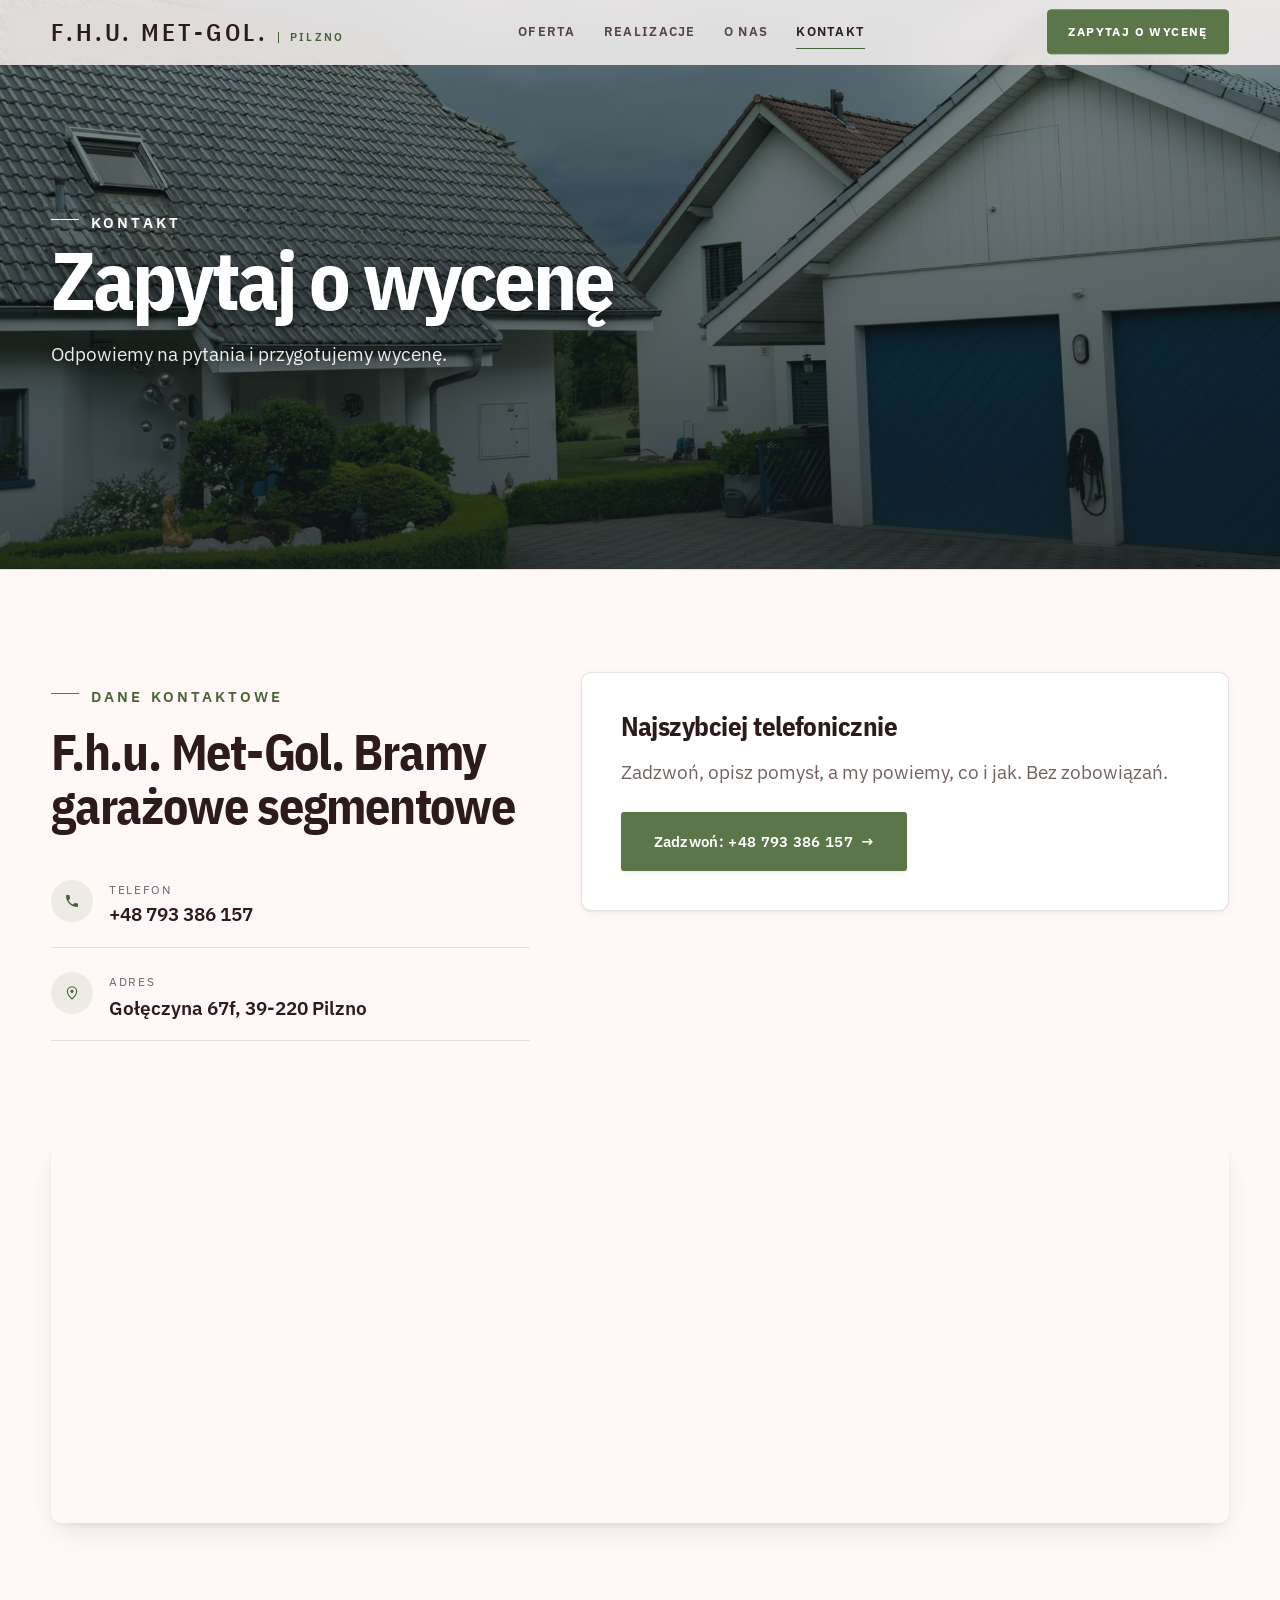
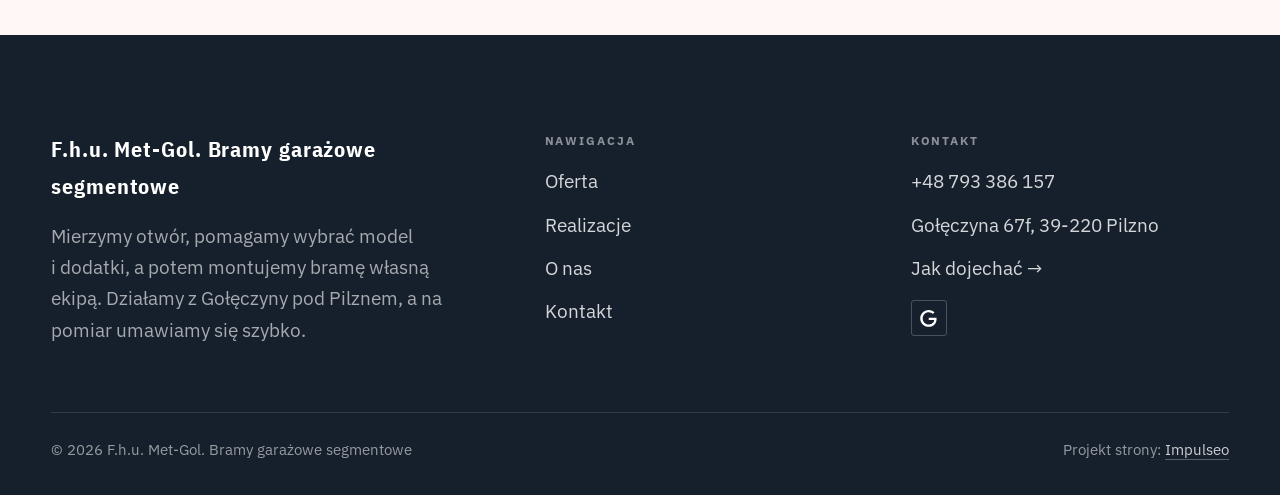
<file: kontakt.html>
<!DOCTYPE html>
<html lang="pl">
<head>
<meta charset="UTF-8">
<meta name="viewport" content="width=device-width, initial-scale=1.0">
<title>Kontakt - F.h.u. Met-Gol. Bramy garażowe segmentowe</title>
<meta name="description" content="Kontakt F.h.u. Met-Gol. Bramy garażowe segmentowe - Gołęczyna 67f, 39-220 Pilzno">
<link rel="canonical" href="https://kris20032.github.io/f-h-u-met-gol-bramy-garazowe-segmentowe/kontakt.html">
<meta name="robots" content="noindex, nofollow">
<meta property="og:type" content="website">
<meta property="og:locale" content="pl_PL">
<meta property="og:site_name" content="F.h.u. Met-Gol. Bramy garażowe segmentowe">
<meta property="og:title" content="Kontakt - F.h.u. Met-Gol. Bramy garażowe segmentowe">
<meta property="og:description" content="Kontakt F.h.u. Met-Gol. Bramy garażowe segmentowe - Gołęczyna 67f, 39-220 Pilzno">
<meta property="og:url" content="https://kris20032.github.io/f-h-u-met-gol-bramy-garazowe-segmentowe/kontakt.html">
<meta property="og:image" content="https://kris20032.github.io/f-h-u-met-gol-bramy-garazowe-segmentowe/img/og.jpg">
<meta property="og:image:width" content="1200">
<meta property="og:image:height" content="630">
<meta name="twitter:card" content="summary_large_image">
<link rel="preconnect" href="https://fonts.googleapis.com">
<link rel="preconnect" href="https://fonts.gstatic.com" crossorigin>
<link href="https://fonts.googleapis.com/css2?family=IBM+Plex+Sans+Condensed:wght@500;600;700&family=IBM+Plex+Sans:wght@400;500;600&display=swap" rel="stylesheet">
<link rel="stylesheet" href="assets/styles.css?v=dc298c0d">
</head>
<body>

<header class="nav">
  <div class="wrap nav-inner">
    <a class="brand" href="index.html"><span class="name">F.h.u. Met-Gol.</span><span class="sub">Pilzno</span></a>
    <nav class="nav-links">
      <a href="oferta.html">Oferta</a>
      <a href="realizacje.html">Realizacje</a>
      <a href="o-nas.html">O nas</a>
      <a href="kontakt.html" class="active" aria-current="page">Kontakt</a>
      <a href="kontakt.html" class="btn btn-accent">Zapytaj o wycenę</a>
    </nav>
    <button class="nav-toggle" aria-label="Menu"><span></span><span></span><span></span></button>
  </div>
</header>

<main>
<section class="pagehead">
  <img src="img/g2.jpg" alt="F.h.u. Met-Gol. Bramy garażowe segmentowe - Zapytaj o wycenę" width="1818" height="1184" decoding="async">
  <div class="wrap">
    <span class="eyebrow">Kontakt</span>
    <h1>Zapytaj o wycenę</h1>
    <p>Odpowiemy na pytania i przygotujemy wycenę.</p>
  </div>
</section>
<section>
  <div class="wrap contact-grid">
    <div class="reveal">
      <span class="eyebrow">Dane kontaktowe</span>
      <h2 style="margin:var(--space-4) 0 var(--space-6)">F.h.u. Met-Gol. Bramy garażowe segmentowe</h2>
      <div class="info-list">
        <div class="info-row"><div class="ic"><svg class="ico-tel" width="16" height="16" viewBox="0 0 24 24" fill="none" aria-hidden="true"><path d="M6.6 10.8a15.5 15.5 0 0 0 6.6 6.6l2.2-2.2a1 1 0 0 1 1-.24 11.4 11.4 0 0 0 3.6.58 1 1 0 0 1 1 1V20a1 1 0 0 1-1 1A17 17 0 0 1 3 4a1 1 0 0 1 1-1h3.5a1 1 0 0 1 1 1c0 1.25.2 2.46.58 3.6a1 1 0 0 1-.25 1l-2.23 2.2Z" fill="currentColor"/></svg></div><div><div class="lbl">Telefon</div><a class="val" href="tel:+48793386157">+48 793 386 157</a></div></div>
        <div class="info-row"><div class="ic"><svg class="ico-pin" width="16" height="16" viewBox="0 0 24 24" fill="none" aria-hidden="true"><path d="M12 21s7-6.1 7-11.5A7 7 0 0 0 5 9.5C5 14.9 12 21 12 21Z" stroke="currentColor" stroke-width="1.6" fill="none"/><circle cx="12" cy="9.5" r="2.4" fill="currentColor"/></svg></div><div><div class="lbl">Adres</div><div class="val">Gołęczyna 67f, 39-220 Pilzno</div></div></div>
      </div>
    </div>
    <div class="reveal">
      <div class="form">
        <h3 style="margin-bottom:var(--space-4)">Najszybciej telefonicznie</h3>
        <p class="muted" style="margin-bottom:var(--space-5)">Zadzwoń, opisz pomysł, a my powiemy, co i jak. Bez zobowiązań.</p>
        <a href="tel:+48793386157" class="btn btn-accent" style="justify-content:center">Zadzwoń: +48 793 386 157 <span class="arr">→</span></a>
      </div>
    </div>
  </div>
</section>
<section style="padding-top:0">
  <div class="wrap reveal">
    <iframe class="map" title="F.h.u. Met-Gol. Bramy garażowe segmentowe - Pilzno" src="https://maps.google.com/maps?q=49.9735215%2C21.3462633&z=15&output=embed" loading="lazy" referrerpolicy="no-referrer-when-downgrade"></iframe>
  </div>
</section>
</main>

<footer>
  <div class="wrap">
    <div class="foot-grid">
      <div class="foot-brand">
        <div class="name">F.h.u. Met-Gol. Bramy garażowe segmentowe</div>
        <p>Mierzymy otwór, pomagamy wybrać model i dodatki, a potem montujemy bramę własną ekipą. Działamy z Gołęczyny pod Pilznem, a na pomiar umawiamy się szybko.</p>
      </div>
      <div class="foot-col">
        <h4>Nawigacja</h4>
        <a href="oferta.html">Oferta</a>
        <a href="realizacje.html">Realizacje</a>
        <a href="o-nas.html">O nas</a>
        <a href="kontakt.html">Kontakt</a>
      </div>
      <div class="foot-col">
        <h4>Kontakt</h4>
        <a href="tel:+48793386157">+48 793 386 157</a>
        <p>Gołęczyna 67f, 39-220 Pilzno</p>
        <a href="https://maps.google.com/?cid=14918334857185586496&g_mp=CiVnb29nbGUubWFwcy5wbGFjZXMudjEuUGxhY2VzLkdldFBsYWNlEAIYBCAA" target="_blank" rel="noopener">Jak dojechać →</a>
      <div class="foot-soc">
        <a class="soc" href="https://maps.google.com/?cid=14918334857185586496&g_mp=CiVnb29nbGUubWFwcy5wbGFjZXMudjEuUGxhY2VzLkdldFBsYWNlEAIYBCAA" target="_blank" rel="noopener" aria-label="Google - F.h.u. Met-Gol. Bramy garażowe segmentowe"><svg viewBox="0 0 24 24" aria-hidden="true" focusable="false"><path d="M12.48 10.92v3.28h7.84c-.24 1.84-.853 3.187-1.787 4.133-1.147 1.147-2.933 2.4-6.053 2.4-4.827 0-8.6-3.893-8.6-8.72s3.773-8.72 8.6-8.72c2.6 0 4.507 1.027 5.907 2.347l2.307-2.307C18.747 1.44 16.133 0 12.48 0 5.867 0 .307 5.387.307 12s5.56 12 12.173 12c3.573 0 6.267-1.173 8.373-3.36 2.16-2.16 2.84-5.213 2.84-7.667 0-.76-.053-1.467-.173-2.053H12.48z" fill="currentColor"/></svg></a>
      </div>
      </div>
    </div>
    <div class="foot-bot">
      <span>© 2026 F.h.u. Met-Gol. Bramy garażowe segmentowe</span>
      <span>Projekt strony: <a class="foot-credit" href="https://impulseo.pl" target="_blank" rel="noopener">Impulseo</a></span>
    </div>
  </div>
</footer>
<div class="sticky-reserve"><a class="sr-book" href="kontakt.html">Zapytaj o wycenę</a><a class="sr-call" href="tel:+48793386157" aria-label="Zadzwoń"><svg class="ico-tel" width="16" height="16" viewBox="0 0 24 24" fill="none" aria-hidden="true"><path d="M6.6 10.8a15.5 15.5 0 0 0 6.6 6.6l2.2-2.2a1 1 0 0 1 1-.24 11.4 11.4 0 0 0 3.6.58 1 1 0 0 1 1 1V20a1 1 0 0 1-1 1A17 17 0 0 1 3 4a1 1 0 0 1 1-1h3.5a1 1 0 0 1 1 1c0 1.25.2 2.46.58 3.6a1 1 0 0 1-.25 1l-2.23 2.2Z" fill="currentColor"/></svg></a></div>
<div class="demo-wazne" data-do="2026-11-12" data-cykl="3" hidden><svg class="dw-ico" width="13" height="13" viewBox="0 0 24 24" fill="none" aria-hidden="true"><circle cx="12" cy="12" r="8.6" stroke="currentColor" stroke-width="1.8"/><path d="M12 7.2V12l3.3 2" stroke="currentColor" stroke-width="1.8" stroke-linecap="round"/></svg><span class="dw-txt"></span></div>

<script src="assets/main.js"></script>
</body>
</html>
</file>
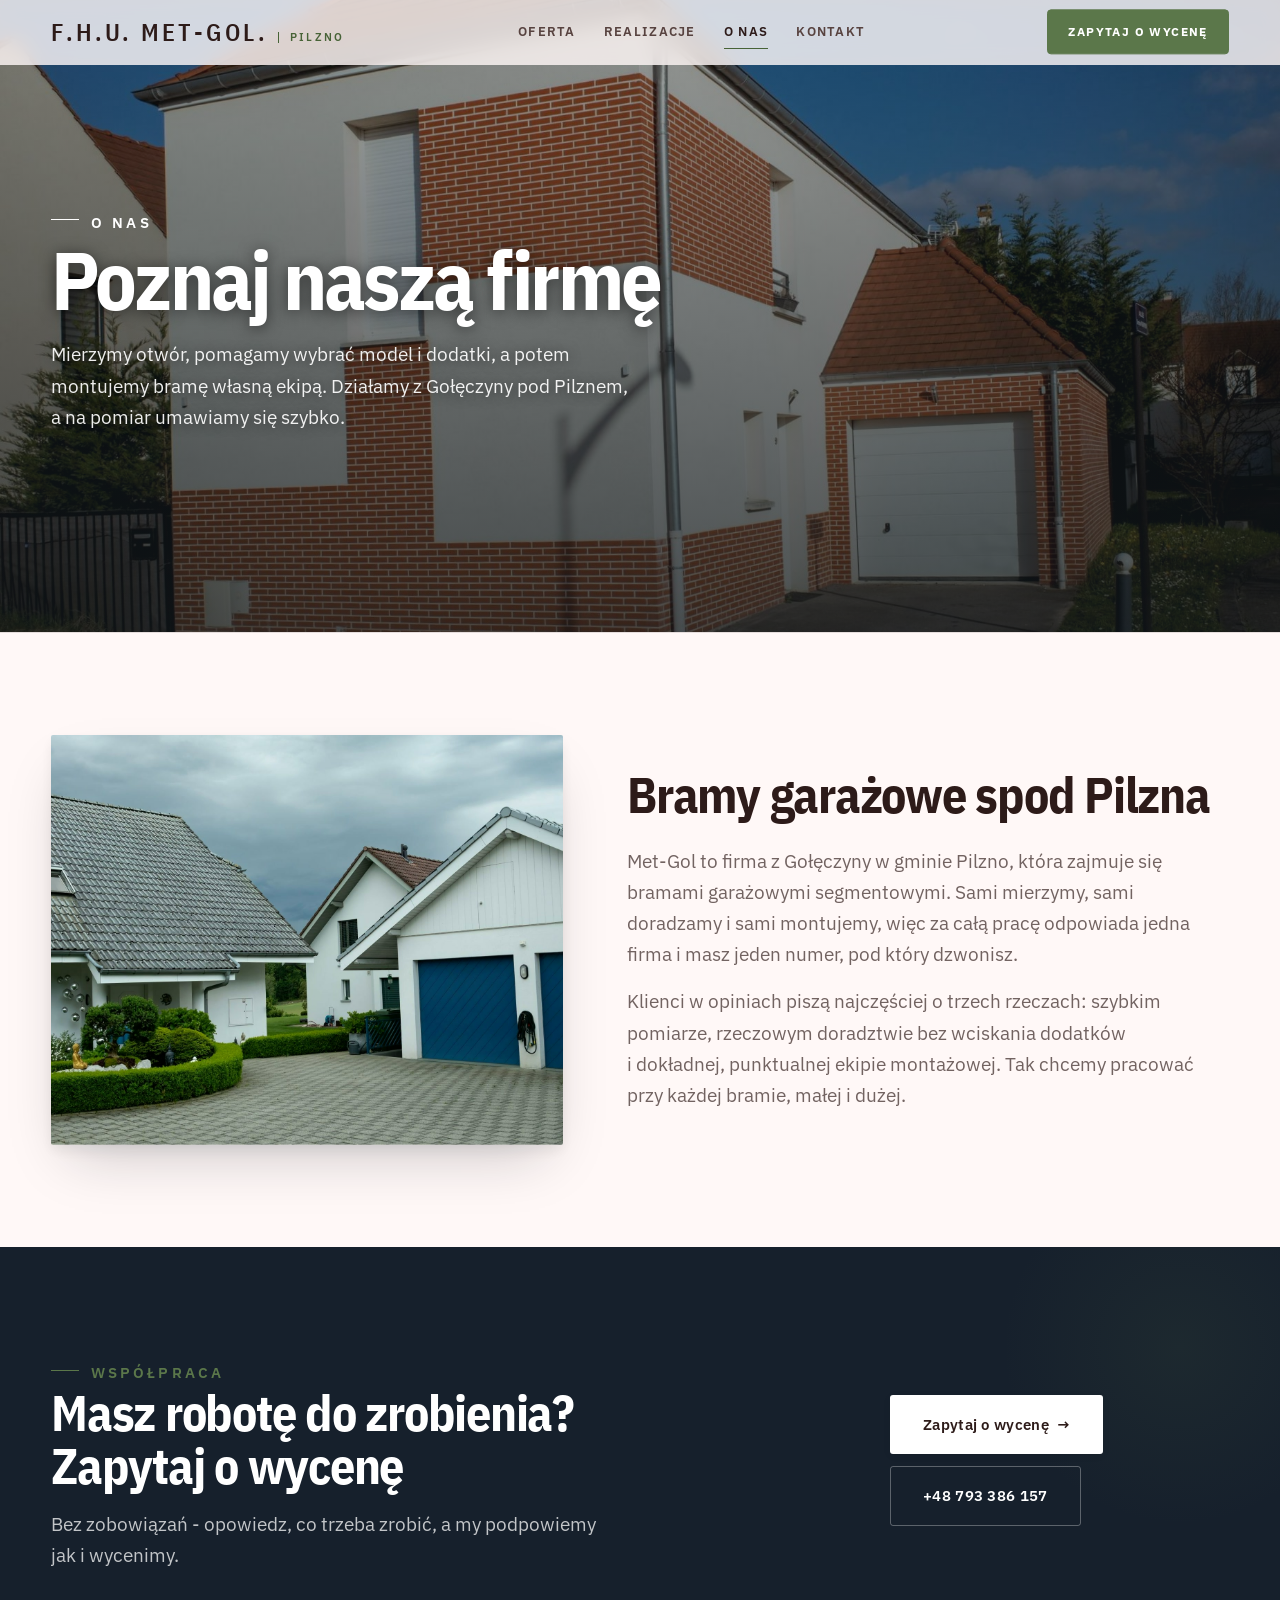
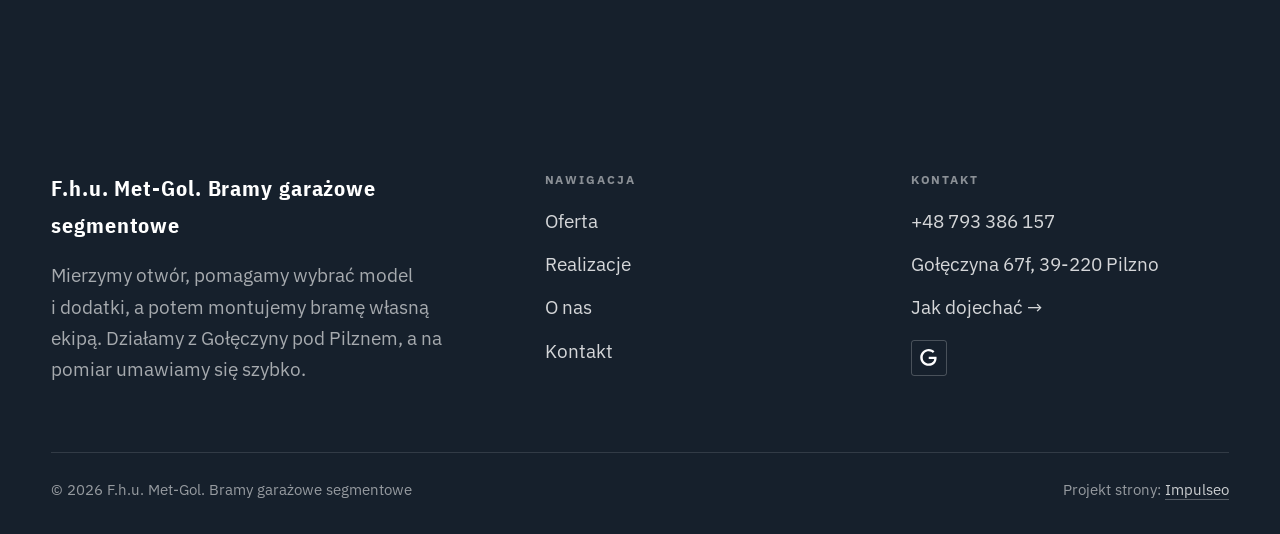
<file: o-nas.html>
<!DOCTYPE html>
<html lang="pl">
<head>
<meta charset="UTF-8">
<meta name="viewport" content="width=device-width, initial-scale=1.0">
<title>O nas - F.h.u. Met-Gol. Bramy garażowe segmentowe</title>
<meta name="description" content="Met-Gol z Gołęczyny pod Pilznem: bramy garażowe segmentowe z pomiarem, doradztwem i montażem. Ocena 5,0 w Google. Zadzwoń: 793 386 157.">
<link rel="canonical" href="https://kris20032.github.io/f-h-u-met-gol-bramy-garazowe-segmentowe/o-nas.html">
<meta name="robots" content="noindex, nofollow">
<meta property="og:type" content="website">
<meta property="og:locale" content="pl_PL">
<meta property="og:site_name" content="F.h.u. Met-Gol. Bramy garażowe segmentowe">
<meta property="og:title" content="O nas - F.h.u. Met-Gol. Bramy garażowe segmentowe">
<meta property="og:description" content="Met-Gol z Gołęczyny pod Pilznem: bramy garażowe segmentowe z pomiarem, doradztwem i montażem. Ocena 5,0 w Google. Zadzwoń: 793 386 157.">
<meta property="og:url" content="https://kris20032.github.io/f-h-u-met-gol-bramy-garazowe-segmentowe/o-nas.html">
<meta property="og:image" content="https://kris20032.github.io/f-h-u-met-gol-bramy-garazowe-segmentowe/img/og.jpg">
<meta property="og:image:width" content="1200">
<meta property="og:image:height" content="630">
<meta name="twitter:card" content="summary_large_image">
<link rel="preconnect" href="https://fonts.googleapis.com">
<link rel="preconnect" href="https://fonts.gstatic.com" crossorigin>
<link href="https://fonts.googleapis.com/css2?family=IBM+Plex+Sans+Condensed:wght@500;600;700&family=IBM+Plex+Sans:wght@400;500;600&display=swap" rel="stylesheet">
<link rel="stylesheet" href="assets/styles.css?v=dc298c0d">
</head>
<body>

<header class="nav">
  <div class="wrap nav-inner">
    <a class="brand" href="index.html"><span class="name">F.h.u. Met-Gol.</span><span class="sub">Pilzno</span></a>
    <nav class="nav-links">
      <a href="oferta.html">Oferta</a>
      <a href="realizacje.html">Realizacje</a>
      <a href="o-nas.html" class="active" aria-current="page">O nas</a>
      <a href="kontakt.html">Kontakt</a>
      <a href="kontakt.html" class="btn btn-accent">Zapytaj o wycenę</a>
    </nav>
    <button class="nav-toggle" aria-label="Menu"><span></span><span></span><span></span></button>
  </div>
</header>

<main>
<section class="pagehead">
  <img src="img/g10.jpg" alt="F.h.u. Met-Gol. Bramy garażowe segmentowe - Poznaj naszą firmę" width="1808" height="1168" decoding="async">
  <div class="wrap">
    <span class="eyebrow">O nas</span>
    <h1>Poznaj naszą firmę</h1>
    <p>Mierzymy otwór, pomagamy wybrać model i dodatki, a potem montujemy bramę własną ekipą. Działamy z Gołęczyny pod Pilznem, a na pomiar umawiamy się szybko.</p>
  </div>
</section>
<section>
  <div class="wrap split">
    <div class="split-art reveal"><img src="img/g2.jpg" alt="F.h.u. Met-Gol. Bramy garażowe segmentowe" loading="lazy" width="1818" height="1184" decoding="async"></div>
    <div class="split-copy reveal">
      <h2>Bramy garażowe spod Pilzna</h2>
      <p class="muted">Met-Gol to firma z Gołęczyny w gminie Pilzno, która zajmuje się bramami garażowymi segmentowymi. Sami mierzymy, sami doradzamy i sami montujemy, więc za całą pracę odpowiada jedna firma i masz jeden numer, pod który dzwonisz.</p>
      <p class="muted">Klienci w opiniach piszą najczęściej o trzech rzeczach: szybkim pomiarze, rzeczowym doradztwie bez wciskania dodatków i dokładnej, punktualnej ekipie montażowej. Tak chcemy pracować przy każdej bramie, małej i dużej.</p>
    </div>
  </div>
</section>


<section class="cta">
  <div class="wrap">
    <div class="reveal">
      <span class="eyebrow">Współpraca</span>
      <h2>Masz robotę do zrobienia? Zapytaj o wycenę</h2>
      <p>Bez zobowiązań - opowiedz, co trzeba zrobić, a my podpowiemy jak i wycenimy.</p>
    </div>
    <div class="cta-actions reveal">
      <a href="kontakt.html" class="btn btn-light">Zapytaj o wycenę <span class="arr">→</span></a>
      <a href="tel:+48793386157" class="btn btn-ghost btn-ghost-cta">+48 793 386 157</a>
    </div>
  </div>
</section>
</main>

<footer>
  <div class="wrap">
    <div class="foot-grid">
      <div class="foot-brand">
        <div class="name">F.h.u. Met-Gol. Bramy garażowe segmentowe</div>
        <p>Mierzymy otwór, pomagamy wybrać model i dodatki, a potem montujemy bramę własną ekipą. Działamy z Gołęczyny pod Pilznem, a na pomiar umawiamy się szybko.</p>
      </div>
      <div class="foot-col">
        <h4>Nawigacja</h4>
        <a href="oferta.html">Oferta</a>
        <a href="realizacje.html">Realizacje</a>
        <a href="o-nas.html">O nas</a>
        <a href="kontakt.html">Kontakt</a>
      </div>
      <div class="foot-col">
        <h4>Kontakt</h4>
        <a href="tel:+48793386157">+48 793 386 157</a>
        <p>Gołęczyna 67f, 39-220 Pilzno</p>
        <a href="https://maps.google.com/?cid=14918334857185586496&g_mp=CiVnb29nbGUubWFwcy5wbGFjZXMudjEuUGxhY2VzLkdldFBsYWNlEAIYBCAA" target="_blank" rel="noopener">Jak dojechać →</a>
      <div class="foot-soc">
        <a class="soc" href="https://maps.google.com/?cid=14918334857185586496&g_mp=CiVnb29nbGUubWFwcy5wbGFjZXMudjEuUGxhY2VzLkdldFBsYWNlEAIYBCAA" target="_blank" rel="noopener" aria-label="Google - F.h.u. Met-Gol. Bramy garażowe segmentowe"><svg viewBox="0 0 24 24" aria-hidden="true" focusable="false"><path d="M12.48 10.92v3.28h7.84c-.24 1.84-.853 3.187-1.787 4.133-1.147 1.147-2.933 2.4-6.053 2.4-4.827 0-8.6-3.893-8.6-8.72s3.773-8.72 8.6-8.72c2.6 0 4.507 1.027 5.907 2.347l2.307-2.307C18.747 1.44 16.133 0 12.48 0 5.867 0 .307 5.387.307 12s5.56 12 12.173 12c3.573 0 6.267-1.173 8.373-3.36 2.16-2.16 2.84-5.213 2.84-7.667 0-.76-.053-1.467-.173-2.053H12.48z" fill="currentColor"/></svg></a>
      </div>
      </div>
    </div>
    <div class="foot-bot">
      <span>© 2026 F.h.u. Met-Gol. Bramy garażowe segmentowe</span>
      <span>Projekt strony: <a class="foot-credit" href="https://impulseo.pl" target="_blank" rel="noopener">Impulseo</a></span>
    </div>
  </div>
</footer>
<div class="sticky-reserve"><a class="sr-book" href="kontakt.html">Zapytaj o wycenę</a><a class="sr-call" href="tel:+48793386157" aria-label="Zadzwoń"><svg class="ico-tel" width="16" height="16" viewBox="0 0 24 24" fill="none" aria-hidden="true"><path d="M6.6 10.8a15.5 15.5 0 0 0 6.6 6.6l2.2-2.2a1 1 0 0 1 1-.24 11.4 11.4 0 0 0 3.6.58 1 1 0 0 1 1 1V20a1 1 0 0 1-1 1A17 17 0 0 1 3 4a1 1 0 0 1 1-1h3.5a1 1 0 0 1 1 1c0 1.25.2 2.46.58 3.6a1 1 0 0 1-.25 1l-2.23 2.2Z" fill="currentColor"/></svg></a></div>
<div class="demo-wazne" data-do="2026-11-12" data-cykl="3" hidden><svg class="dw-ico" width="13" height="13" viewBox="0 0 24 24" fill="none" aria-hidden="true"><circle cx="12" cy="12" r="8.6" stroke="currentColor" stroke-width="1.8"/><path d="M12 7.2V12l3.3 2" stroke="currentColor" stroke-width="1.8" stroke-linecap="round"/></svg><span class="dw-txt"></span></div>

<script src="assets/main.js"></script>
</body>
</html>
</file>
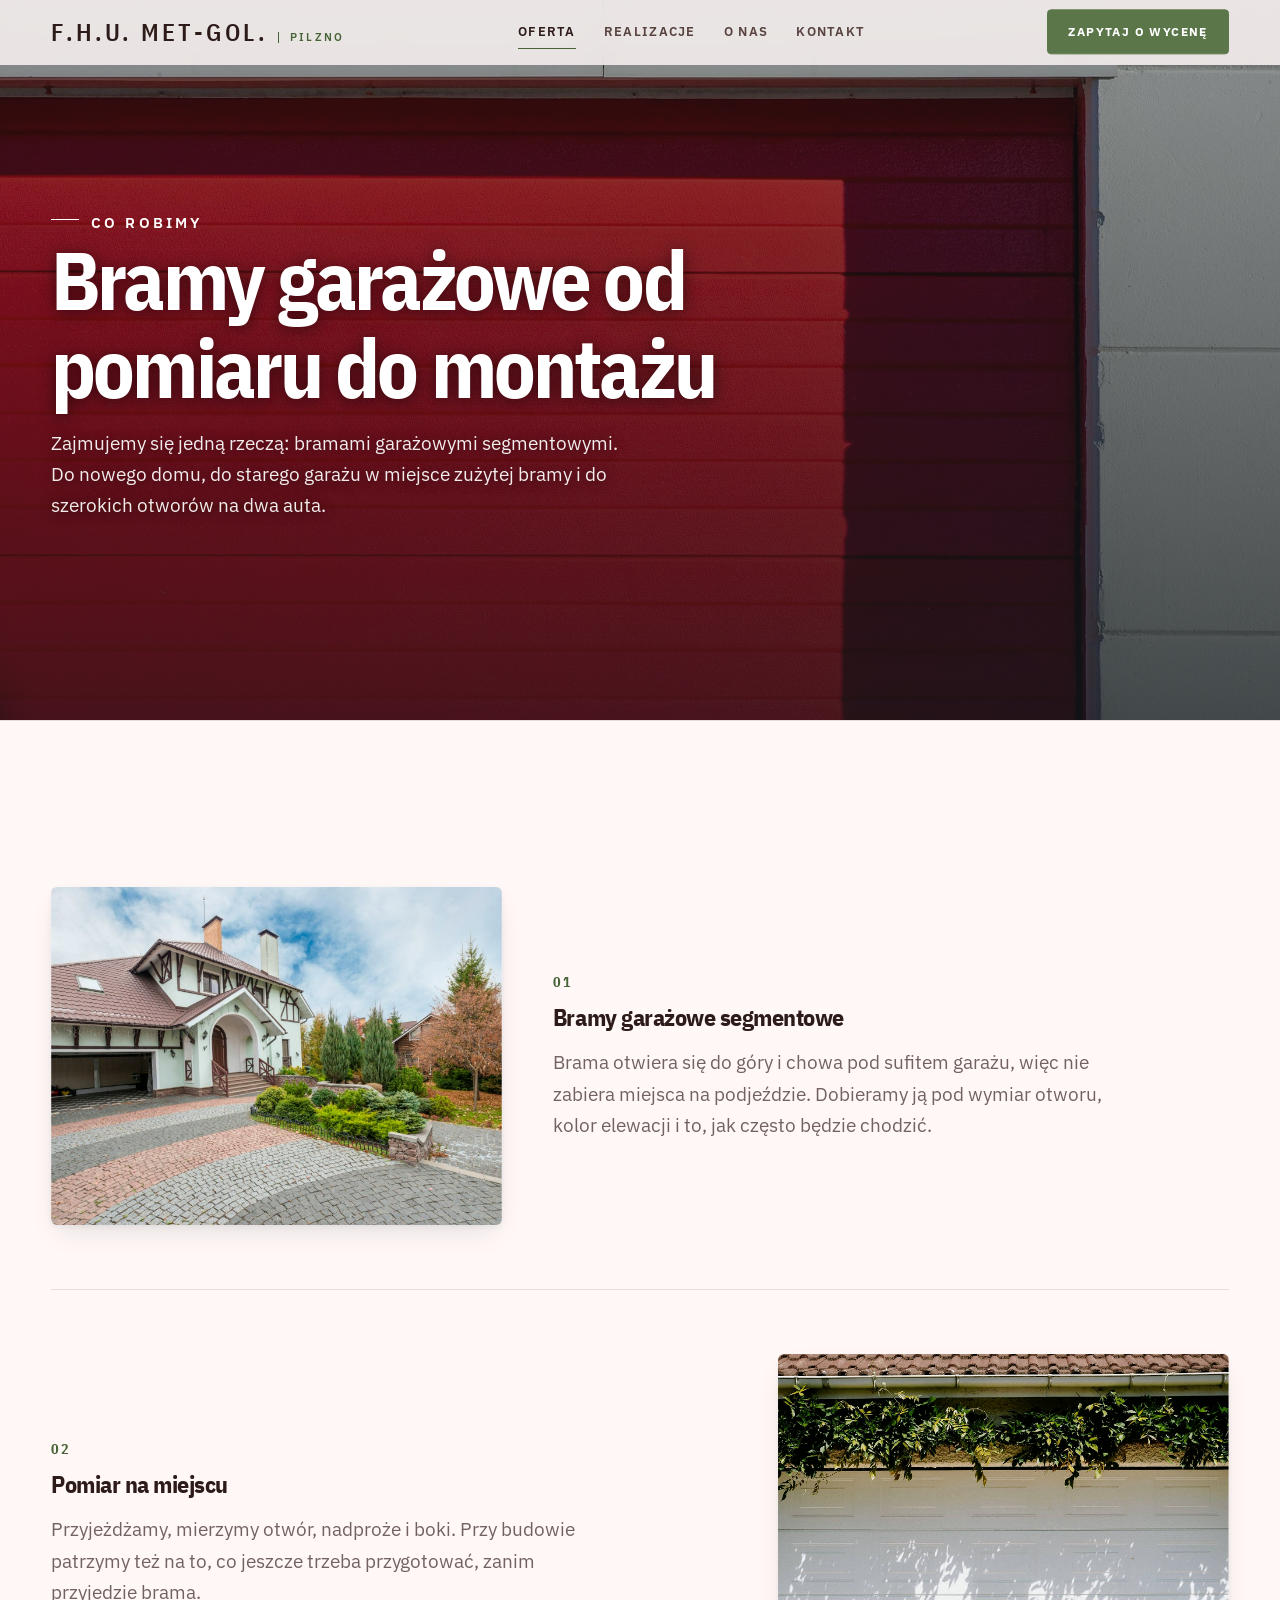
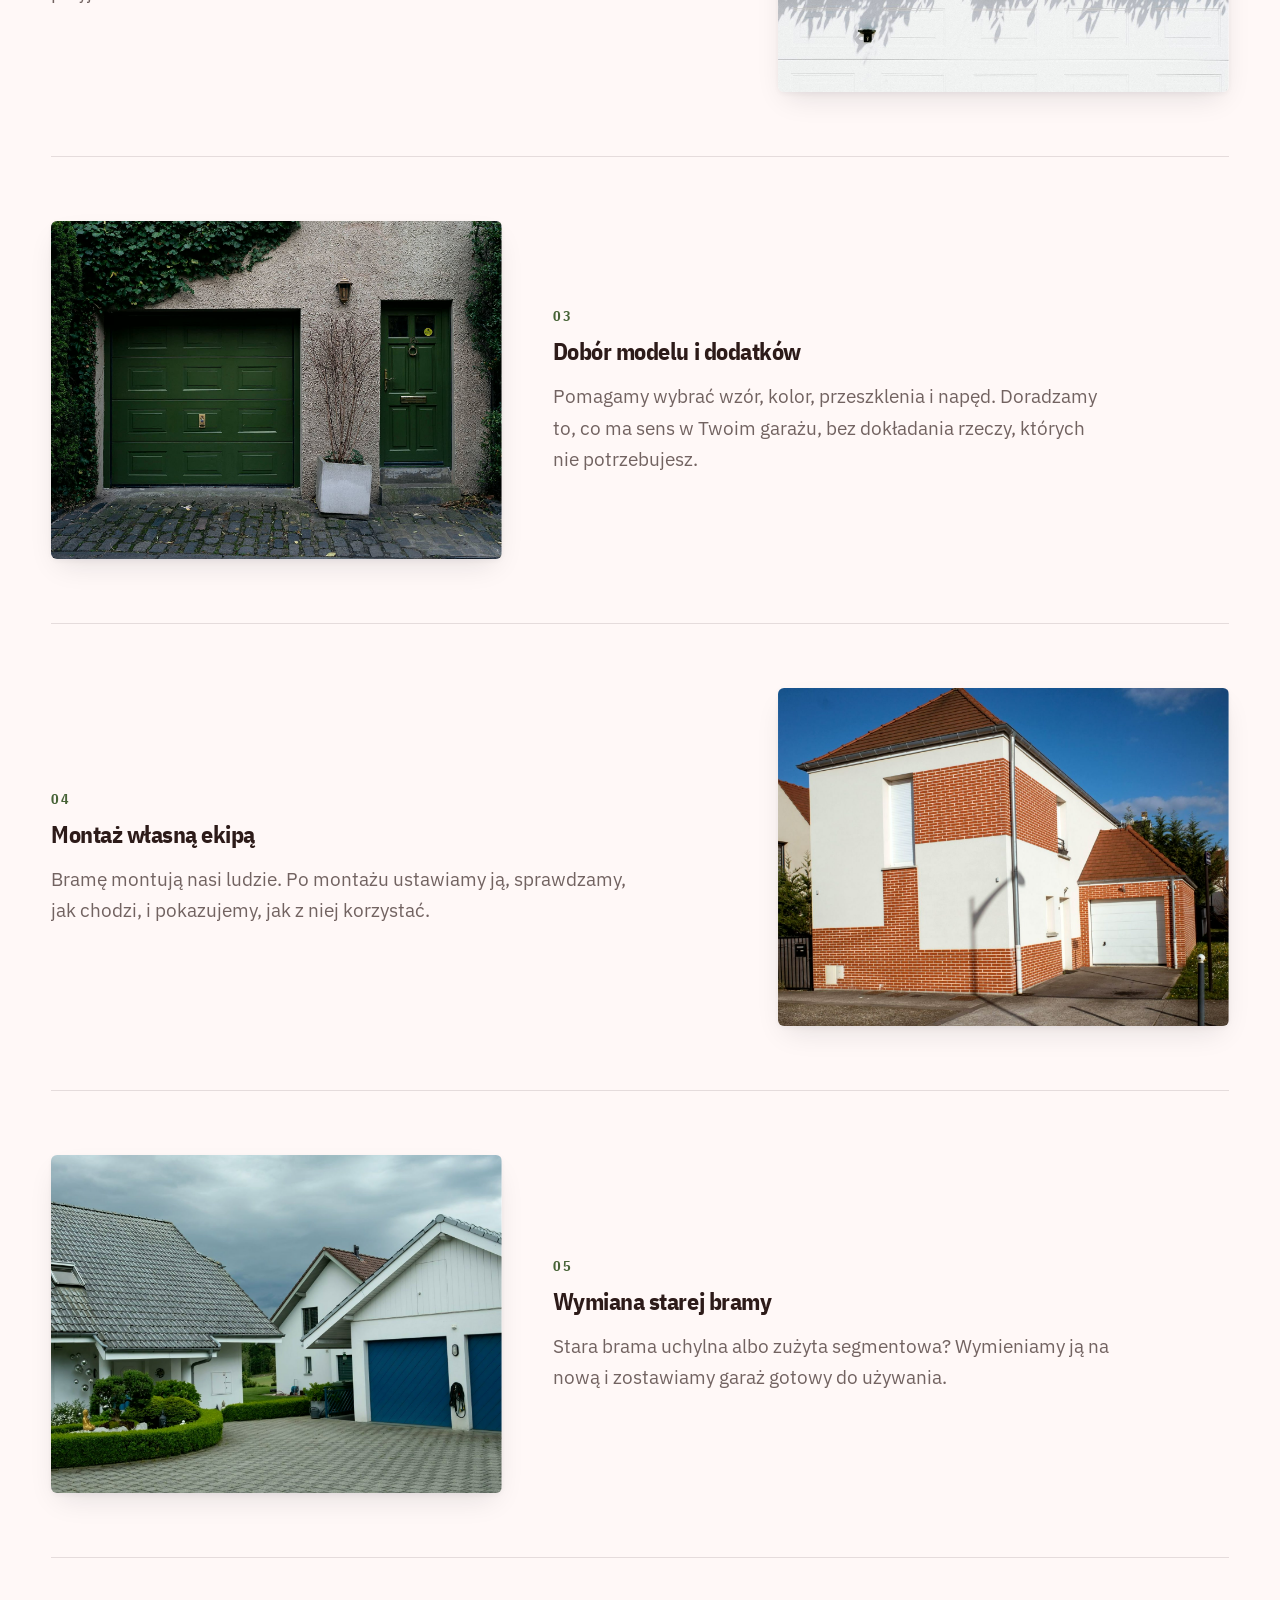
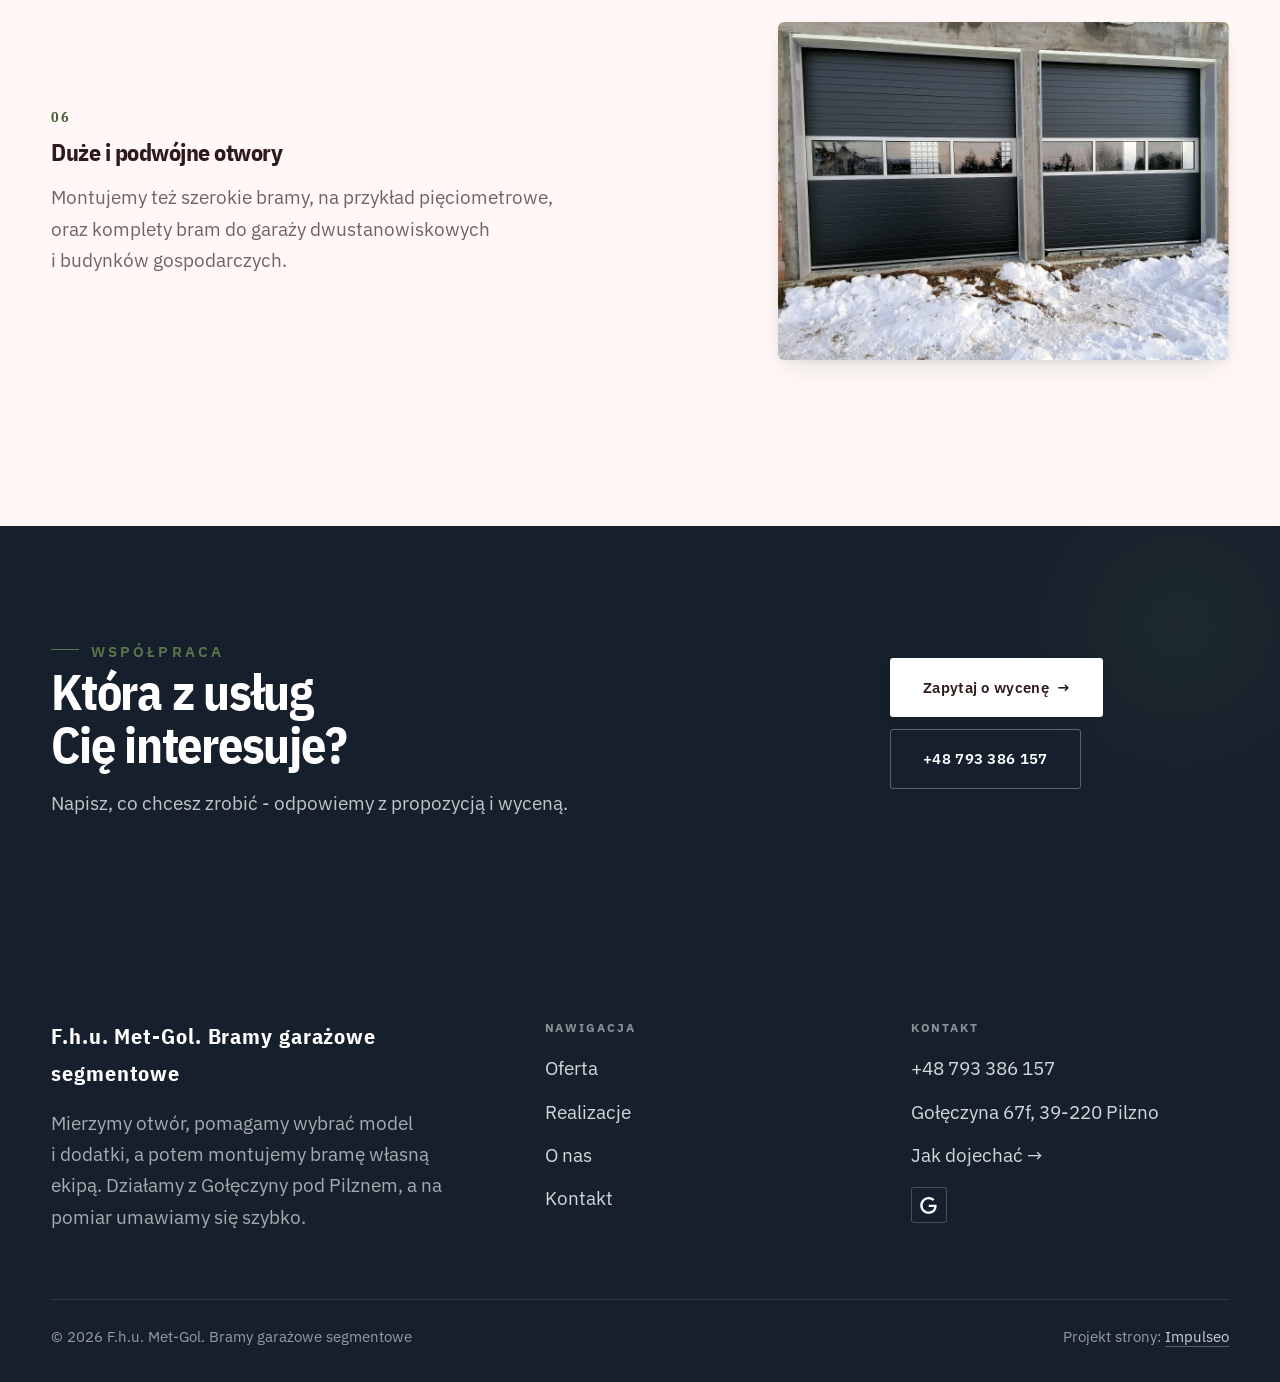
<file: oferta.html>
<!DOCTYPE html>
<html lang="pl">
<head>
<meta charset="UTF-8">
<meta name="viewport" content="width=device-width, initial-scale=1.0">
<title>Oferta - F.h.u. Met-Gol. Bramy garażowe segmentowe</title>
<meta name="description" content="Met-Gol z Gołęczyny pod Pilznem: bramy garażowe segmentowe z pomiarem, doradztwem i montażem. Ocena 5,0 w Google. Zadzwoń: 793 386 157.">
<link rel="canonical" href="https://kris20032.github.io/f-h-u-met-gol-bramy-garazowe-segmentowe/oferta.html">
<meta name="robots" content="noindex, nofollow">
<meta property="og:type" content="website">
<meta property="og:locale" content="pl_PL">
<meta property="og:site_name" content="F.h.u. Met-Gol. Bramy garażowe segmentowe">
<meta property="og:title" content="Oferta - F.h.u. Met-Gol. Bramy garażowe segmentowe">
<meta property="og:description" content="Met-Gol z Gołęczyny pod Pilznem: bramy garażowe segmentowe z pomiarem, doradztwem i montażem. Ocena 5,0 w Google. Zadzwoń: 793 386 157.">
<meta property="og:url" content="https://kris20032.github.io/f-h-u-met-gol-bramy-garazowe-segmentowe/oferta.html">
<meta property="og:image" content="https://kris20032.github.io/f-h-u-met-gol-bramy-garazowe-segmentowe/img/og.jpg">
<meta property="og:image:width" content="1200">
<meta property="og:image:height" content="630">
<meta name="twitter:card" content="summary_large_image">
<link rel="preconnect" href="https://fonts.googleapis.com">
<link rel="preconnect" href="https://fonts.gstatic.com" crossorigin>
<link href="https://fonts.googleapis.com/css2?family=IBM+Plex+Sans+Condensed:wght@500;600;700&family=IBM+Plex+Sans:wght@400;500;600&display=swap" rel="stylesheet">
<link rel="stylesheet" href="assets/styles.css?v=dc298c0d">
</head>
<body>

<header class="nav">
  <div class="wrap nav-inner">
    <a class="brand" href="index.html"><span class="name">F.h.u. Met-Gol.</span><span class="sub">Pilzno</span></a>
    <nav class="nav-links">
      <a href="oferta.html" class="active" aria-current="page">Oferta</a>
      <a href="realizacje.html">Realizacje</a>
      <a href="o-nas.html">O nas</a>
      <a href="kontakt.html">Kontakt</a>
      <a href="kontakt.html" class="btn btn-accent">Zapytaj o wycenę</a>
    </nav>
    <button class="nav-toggle" aria-label="Menu"><span></span><span></span><span></span></button>
  </div>
</header>

<main>
<section class="pagehead">
  <img src="img/g4.jpg" alt="F.h.u. Met-Gol. Bramy garażowe segmentowe - Bramy garażowe od pomiaru do montażu" width="1880" height="1255" decoding="async">
  <div class="wrap">
    <span class="eyebrow">Co robimy</span>
    <h1>Bramy garażowe od pomiaru do montażu</h1>
    <p>Zajmujemy się jedną rzeczą: bramami garażowymi segmentowymi. Do nowego domu, do starego garażu w miejsce zużytej bramy i do szerokich otworów na dwa auta.</p>
  </div>
</section>
<section>
  <div class="wrap">
    <div class="svc-row reveal">
      <div class="svc-row-art"><img src="img/g9.jpg" alt="Bramy garażowe segmentowe" loading="lazy" width="1802" height="1162" decoding="async"></div>
      <div>
        <span class="num">01</span>
        <h3>Bramy garażowe segmentowe</h3>
        <p class="muted">Brama otwiera się do góry i chowa pod sufitem garażu, więc nie zabiera miejsca na podjeździe. Dobieramy ją pod wymiar otworu, kolor elewacji i to, jak często będzie chodzić.</p>
      </div>
    </div>
    <div class="svc-row rev reveal">
      <div class="svc-row-art"><img src="img/g3.jpg" alt="Pomiar na miejscu" loading="lazy" width="1880" height="1253" decoding="async"></div>
      <div>
        <span class="num">02</span>
        <h3>Pomiar na miejscu</h3>
        <p class="muted">Przyjeżdżamy, mierzymy otwór, nadproże i boki. Przy budowie patrzymy też na to, co jeszcze trzeba przygotować, zanim przyjedzie brama.</p>
      </div>
    </div>
    <div class="svc-row reveal">
      <div class="svc-row-art"><img src="img/g5.jpg" alt="Dobór modelu i dodatków" loading="lazy" width="1880" height="1253" decoding="async"></div>
      <div>
        <span class="num">03</span>
        <h3>Dobór modelu i dodatków</h3>
        <p class="muted">Pomagamy wybrać wzór, kolor, przeszklenia i napęd. Doradzamy to, co ma sens w Twoim garażu, bez dokładania rzeczy, których nie potrzebujesz.</p>
      </div>
    </div>
    <div class="svc-row rev reveal">
      <div class="svc-row-art"><img src="img/g10.jpg" alt="Montaż własną ekipą" loading="lazy" width="1808" height="1168" decoding="async"></div>
      <div>
        <span class="num">04</span>
        <h3>Montaż własną ekipą</h3>
        <p class="muted">Bramę montują nasi ludzie. Po montażu ustawiamy ją, sprawdzamy, jak chodzi, i pokazujemy, jak z niej korzystać.</p>
      </div>
    </div>
    <div class="svc-row reveal">
      <div class="svc-row-art"><img src="img/g2.jpg" alt="Wymiana starej bramy" loading="lazy" width="1818" height="1184" decoding="async"></div>
      <div>
        <span class="num">05</span>
        <h3>Wymiana starej bramy</h3>
        <p class="muted">Stara brama uchylna albo zużyta segmentowa? Wymieniamy ją na nową i zostawiamy garaż gotowy do używania.</p>
      </div>
    </div>
    <div class="svc-row rev reveal">
      <div class="svc-row-art"><img src="img/g1.jpg" alt="Duże i podwójne otwory" loading="lazy" width="2000" height="1500" decoding="async"></div>
      <div>
        <span class="num">06</span>
        <h3>Duże i podwójne otwory</h3>
        <p class="muted">Montujemy też szerokie bramy, na przykład pięciometrowe, oraz komplety bram do garaży dwustanowiskowych i budynków gospodarczych.</p>
      </div>
    </div>
  </div>
</section>

<section class="cta">
  <div class="wrap">
    <div class="reveal">
      <span class="eyebrow">Współpraca</span>
      <h2>Która z usług Cię interesuje?</h2>
      <p>Napisz, co chcesz zrobić - odpowiemy z propozycją i wyceną.</p>
    </div>
    <div class="cta-actions reveal">
      <a href="kontakt.html" class="btn btn-light">Zapytaj o wycenę <span class="arr">→</span></a>
      <a href="tel:+48793386157" class="btn btn-ghost btn-ghost-cta">+48 793 386 157</a>
    </div>
  </div>
</section>
</main>

<footer>
  <div class="wrap">
    <div class="foot-grid">
      <div class="foot-brand">
        <div class="name">F.h.u. Met-Gol. Bramy garażowe segmentowe</div>
        <p>Mierzymy otwór, pomagamy wybrać model i dodatki, a potem montujemy bramę własną ekipą. Działamy z Gołęczyny pod Pilznem, a na pomiar umawiamy się szybko.</p>
      </div>
      <div class="foot-col">
        <h4>Nawigacja</h4>
        <a href="oferta.html">Oferta</a>
        <a href="realizacje.html">Realizacje</a>
        <a href="o-nas.html">O nas</a>
        <a href="kontakt.html">Kontakt</a>
      </div>
      <div class="foot-col">
        <h4>Kontakt</h4>
        <a href="tel:+48793386157">+48 793 386 157</a>
        <p>Gołęczyna 67f, 39-220 Pilzno</p>
        <a href="https://maps.google.com/?cid=14918334857185586496&g_mp=CiVnb29nbGUubWFwcy5wbGFjZXMudjEuUGxhY2VzLkdldFBsYWNlEAIYBCAA" target="_blank" rel="noopener">Jak dojechać →</a>
      <div class="foot-soc">
        <a class="soc" href="https://maps.google.com/?cid=14918334857185586496&g_mp=CiVnb29nbGUubWFwcy5wbGFjZXMudjEuUGxhY2VzLkdldFBsYWNlEAIYBCAA" target="_blank" rel="noopener" aria-label="Google - F.h.u. Met-Gol. Bramy garażowe segmentowe"><svg viewBox="0 0 24 24" aria-hidden="true" focusable="false"><path d="M12.48 10.92v3.28h7.84c-.24 1.84-.853 3.187-1.787 4.133-1.147 1.147-2.933 2.4-6.053 2.4-4.827 0-8.6-3.893-8.6-8.72s3.773-8.72 8.6-8.72c2.6 0 4.507 1.027 5.907 2.347l2.307-2.307C18.747 1.44 16.133 0 12.48 0 5.867 0 .307 5.387.307 12s5.56 12 12.173 12c3.573 0 6.267-1.173 8.373-3.36 2.16-2.16 2.84-5.213 2.84-7.667 0-.76-.053-1.467-.173-2.053H12.48z" fill="currentColor"/></svg></a>
      </div>
      </div>
    </div>
    <div class="foot-bot">
      <span>© 2026 F.h.u. Met-Gol. Bramy garażowe segmentowe</span>
      <span>Projekt strony: <a class="foot-credit" href="https://impulseo.pl" target="_blank" rel="noopener">Impulseo</a></span>
    </div>
  </div>
</footer>
<div class="sticky-reserve"><a class="sr-book" href="kontakt.html">Zapytaj o wycenę</a><a class="sr-call" href="tel:+48793386157" aria-label="Zadzwoń"><svg class="ico-tel" width="16" height="16" viewBox="0 0 24 24" fill="none" aria-hidden="true"><path d="M6.6 10.8a15.5 15.5 0 0 0 6.6 6.6l2.2-2.2a1 1 0 0 1 1-.24 11.4 11.4 0 0 0 3.6.58 1 1 0 0 1 1 1V20a1 1 0 0 1-1 1A17 17 0 0 1 3 4a1 1 0 0 1 1-1h3.5a1 1 0 0 1 1 1c0 1.25.2 2.46.58 3.6a1 1 0 0 1-.25 1l-2.23 2.2Z" fill="currentColor"/></svg></a></div>
<div class="demo-wazne" data-do="2026-11-12" data-cykl="3" hidden><svg class="dw-ico" width="13" height="13" viewBox="0 0 24 24" fill="none" aria-hidden="true"><circle cx="12" cy="12" r="8.6" stroke="currentColor" stroke-width="1.8"/><path d="M12 7.2V12l3.3 2" stroke="currentColor" stroke-width="1.8" stroke-linecap="round"/></svg><span class="dw-txt"></span></div>

<script src="assets/main.js"></script>
</body>
</html>
</file>
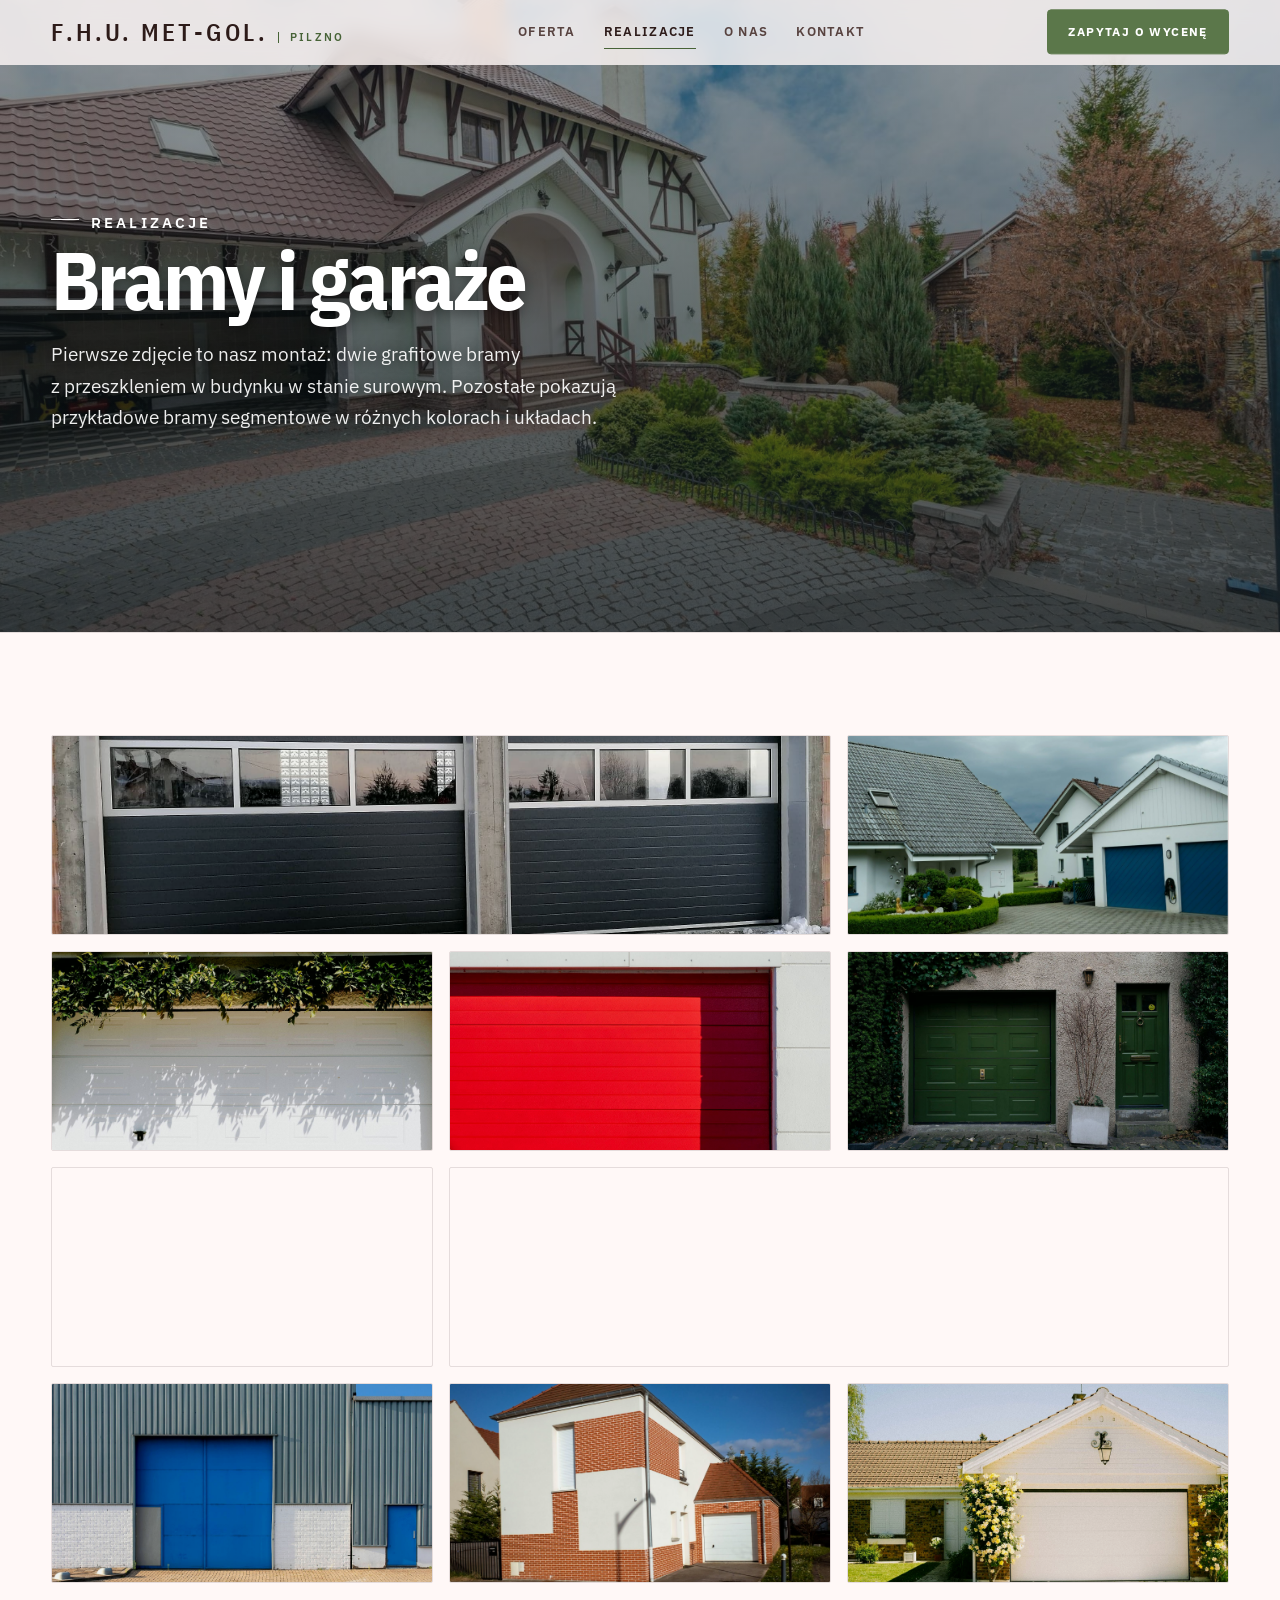
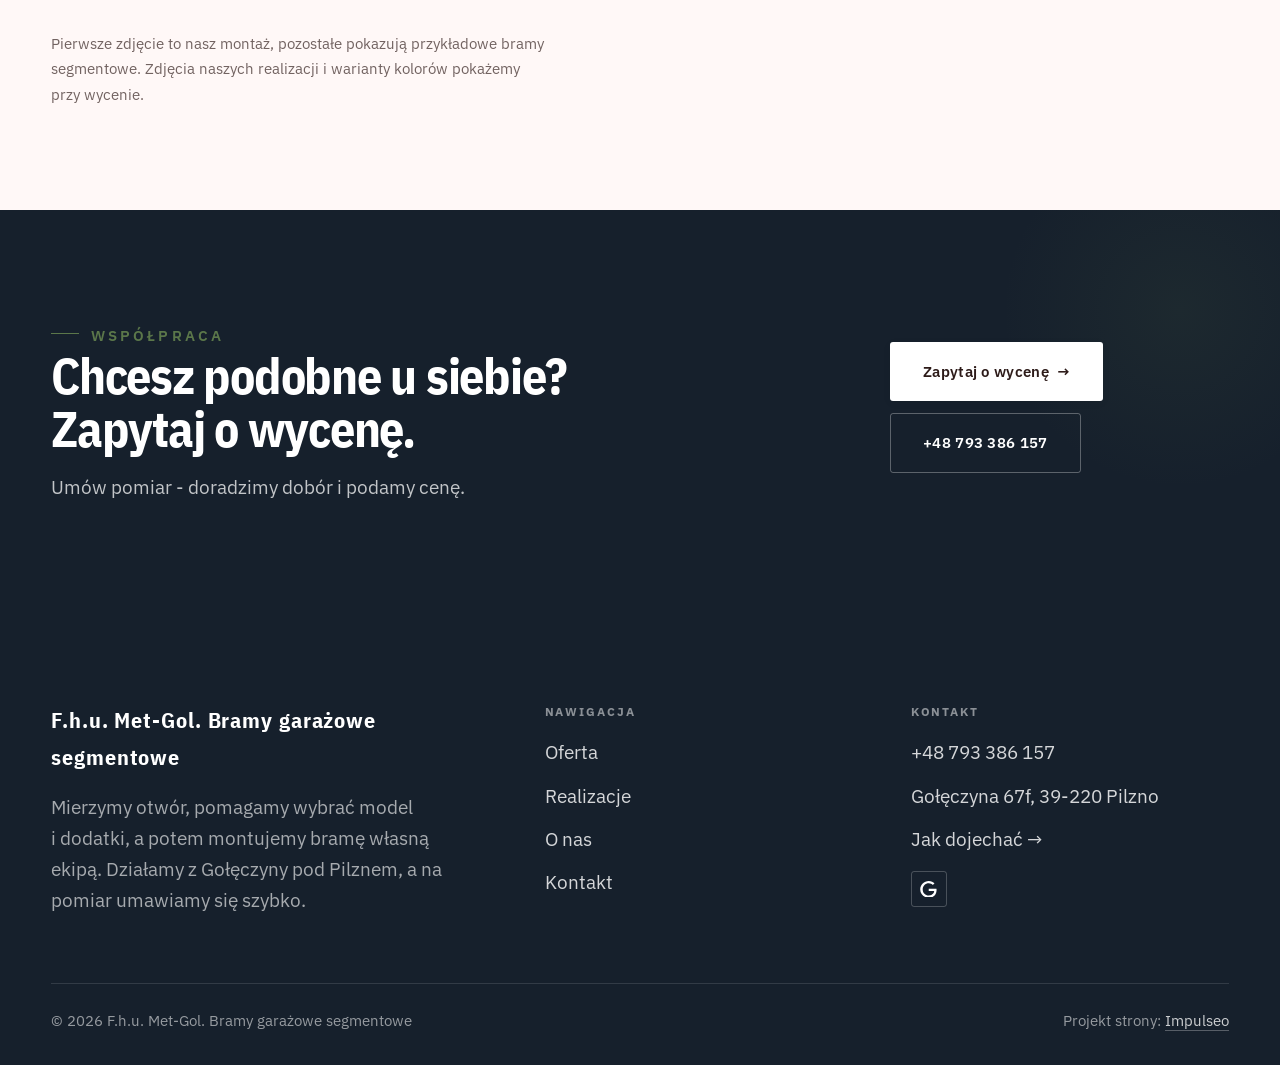
<file: realizacje.html>
<!DOCTYPE html>
<html lang="pl">
<head>
<meta charset="UTF-8">
<meta name="viewport" content="width=device-width, initial-scale=1.0">
<title>Realizacje - F.h.u. Met-Gol. Bramy garażowe segmentowe</title>
<meta name="description" content="Realizacje F.h.u. Met-Gol. Bramy garażowe segmentowe: Dwie grafitowe bramy z przeszkleniem, nasz montaż, Garaże z bramami w kolorze niebieskim, Biała brama segmentowa, przetłoczenia, Brama segmentowa w kolorze czerwonym, Zielona brama w starej kamienicy">
<link rel="canonical" href="https://kris20032.github.io/f-h-u-met-gol-bramy-garazowe-segmentowe/realizacje.html">
<meta name="robots" content="noindex, nofollow">
<meta property="og:type" content="website">
<meta property="og:locale" content="pl_PL">
<meta property="og:site_name" content="F.h.u. Met-Gol. Bramy garażowe segmentowe">
<meta property="og:title" content="Realizacje - F.h.u. Met-Gol. Bramy garażowe segmentowe">
<meta property="og:description" content="Realizacje F.h.u. Met-Gol. Bramy garażowe segmentowe: Dwie grafitowe bramy z przeszkleniem, nasz montaż, Garaże z bramami w kolorze niebieskim, Biała brama segmentowa, przetłoczenia, Brama segmentowa w kolorze czerwonym, Zielona brama w starej kamienicy">
<meta property="og:url" content="https://kris20032.github.io/f-h-u-met-gol-bramy-garazowe-segmentowe/realizacje.html">
<meta property="og:image" content="https://kris20032.github.io/f-h-u-met-gol-bramy-garazowe-segmentowe/img/og.jpg">
<meta property="og:image:width" content="1200">
<meta property="og:image:height" content="630">
<meta name="twitter:card" content="summary_large_image">
<link rel="preconnect" href="https://fonts.googleapis.com">
<link rel="preconnect" href="https://fonts.gstatic.com" crossorigin>
<link href="https://fonts.googleapis.com/css2?family=IBM+Plex+Sans+Condensed:wght@500;600;700&family=IBM+Plex+Sans:wght@400;500;600&display=swap" rel="stylesheet">
<link rel="stylesheet" href="assets/styles.css?v=dc298c0d">
</head>
<body>

<header class="nav">
  <div class="wrap nav-inner">
    <a class="brand" href="index.html"><span class="name">F.h.u. Met-Gol.</span><span class="sub">Pilzno</span></a>
    <nav class="nav-links">
      <a href="oferta.html">Oferta</a>
      <a href="realizacje.html" class="active" aria-current="page">Realizacje</a>
      <a href="o-nas.html">O nas</a>
      <a href="kontakt.html">Kontakt</a>
      <a href="kontakt.html" class="btn btn-accent">Zapytaj o wycenę</a>
    </nav>
    <button class="nav-toggle" aria-label="Menu"><span></span><span></span><span></span></button>
  </div>
</header>

<main>
<section class="pagehead">
  <img src="img/g9.jpg" alt="F.h.u. Met-Gol. Bramy garażowe segmentowe - Bramy i garaże" width="1802" height="1162" decoding="async">
  <div class="wrap">
    <span class="eyebrow">Realizacje</span>
    <h1>Bramy i garaże</h1>
    <p>Pierwsze zdjęcie to nasz montaż: dwie grafitowe bramy z przeszkleniem w budynku w stanie surowym. Pozostałe pokazują przykładowe bramy segmentowe w różnych kolorach i układach.</p>
  </div>
</section>
<section>
  <div class="wrap">
    <div class="gallery">
      <div class="tile t-two3 reveal"><img src="img/g1.jpg" alt="F.h.u. Met-Gol. Bramy garażowe segmentowe" loading="lazy" width="2000" height="1500" decoding="async"></div>
      <div class="tile t-third reveal"><img src="img/g2.jpg" alt="F.h.u. Met-Gol. Bramy garażowe segmentowe" loading="lazy" width="1818" height="1184" decoding="async"></div>
      <div class="tile t-third reveal"><img src="img/g3.jpg" alt="F.h.u. Met-Gol. Bramy garażowe segmentowe" loading="lazy" width="1880" height="1253" decoding="async"></div>
      <div class="tile t-third reveal"><img src="img/g4.jpg" alt="F.h.u. Met-Gol. Bramy garażowe segmentowe" loading="lazy" width="1880" height="1255" decoding="async"></div>
      <div class="tile t-third reveal"><img src="img/g5.jpg" alt="F.h.u. Met-Gol. Bramy garażowe segmentowe" loading="lazy" width="1880" height="1253" decoding="async"></div>
      <div class="tile t-third reveal"><img src="img/g6.jpg" alt="F.h.u. Met-Gol. Bramy garażowe segmentowe" loading="lazy" width="1880" height="1253" decoding="async"></div>
      <div class="tile t-two3 reveal"><img src="img/g7.jpg" alt="F.h.u. Met-Gol. Bramy garażowe segmentowe" loading="lazy" width="1870" height="1300" decoding="async"></div>
      <div class="tile t-third reveal"><img src="img/g8.jpg" alt="F.h.u. Met-Gol. Bramy garażowe segmentowe" loading="lazy" width="1880" height="1255" decoding="async"></div>
      <div class="tile t-third reveal"><img src="img/g10.jpg" alt="F.h.u. Met-Gol. Bramy garażowe segmentowe" loading="lazy" width="1808" height="1168" decoding="async"></div>
      <div class="tile t-third reveal"><img src="img/about.jpg" alt="F.h.u. Met-Gol. Bramy garażowe segmentowe" loading="lazy" width="1880" height="1253" decoding="async"></div>
    </div>
    <p class="muted reveal" style="margin-top:var(--space-7);font-size:var(--text-sm);max-width:62ch">Pierwsze zdjęcie to nasz montaż, pozostałe pokazują przykładowe bramy segmentowe. Zdjęcia naszych realizacji i warianty kolorów pokażemy przy wycenie.</p>
  </div>
</section>
<section class="cta">
  <div class="wrap">
    <div class="reveal">
      <span class="eyebrow">Współpraca</span>
      <h2>Chcesz podobne u siebie? Zapytaj o wycenę.</h2>
      <p>Umów pomiar - doradzimy dobór i podamy cenę.</p>
    </div>
    <div class="cta-actions reveal">
      <a href="kontakt.html" class="btn btn-light">Zapytaj o wycenę <span class="arr">→</span></a>
      <a href="tel:+48793386157" class="btn btn-ghost btn-ghost-cta">+48 793 386 157</a>
    </div>
  </div>
</section>
</main>

<footer>
  <div class="wrap">
    <div class="foot-grid">
      <div class="foot-brand">
        <div class="name">F.h.u. Met-Gol. Bramy garażowe segmentowe</div>
        <p>Mierzymy otwór, pomagamy wybrać model i dodatki, a potem montujemy bramę własną ekipą. Działamy z Gołęczyny pod Pilznem, a na pomiar umawiamy się szybko.</p>
      </div>
      <div class="foot-col">
        <h4>Nawigacja</h4>
        <a href="oferta.html">Oferta</a>
        <a href="realizacje.html">Realizacje</a>
        <a href="o-nas.html">O nas</a>
        <a href="kontakt.html">Kontakt</a>
      </div>
      <div class="foot-col">
        <h4>Kontakt</h4>
        <a href="tel:+48793386157">+48 793 386 157</a>
        <p>Gołęczyna 67f, 39-220 Pilzno</p>
        <a href="https://maps.google.com/?cid=14918334857185586496&g_mp=CiVnb29nbGUubWFwcy5wbGFjZXMudjEuUGxhY2VzLkdldFBsYWNlEAIYBCAA" target="_blank" rel="noopener">Jak dojechać →</a>
      <div class="foot-soc">
        <a class="soc" href="https://maps.google.com/?cid=14918334857185586496&g_mp=CiVnb29nbGUubWFwcy5wbGFjZXMudjEuUGxhY2VzLkdldFBsYWNlEAIYBCAA" target="_blank" rel="noopener" aria-label="Google - F.h.u. Met-Gol. Bramy garażowe segmentowe"><svg viewBox="0 0 24 24" aria-hidden="true" focusable="false"><path d="M12.48 10.92v3.28h7.84c-.24 1.84-.853 3.187-1.787 4.133-1.147 1.147-2.933 2.4-6.053 2.4-4.827 0-8.6-3.893-8.6-8.72s3.773-8.72 8.6-8.72c2.6 0 4.507 1.027 5.907 2.347l2.307-2.307C18.747 1.44 16.133 0 12.48 0 5.867 0 .307 5.387.307 12s5.56 12 12.173 12c3.573 0 6.267-1.173 8.373-3.36 2.16-2.16 2.84-5.213 2.84-7.667 0-.76-.053-1.467-.173-2.053H12.48z" fill="currentColor"/></svg></a>
      </div>
      </div>
    </div>
    <div class="foot-bot">
      <span>© 2026 F.h.u. Met-Gol. Bramy garażowe segmentowe</span>
      <span>Projekt strony: <a class="foot-credit" href="https://impulseo.pl" target="_blank" rel="noopener">Impulseo</a></span>
    </div>
  </div>
</footer>
<div class="sticky-reserve"><a class="sr-book" href="kontakt.html">Zapytaj o wycenę</a><a class="sr-call" href="tel:+48793386157" aria-label="Zadzwoń"><svg class="ico-tel" width="16" height="16" viewBox="0 0 24 24" fill="none" aria-hidden="true"><path d="M6.6 10.8a15.5 15.5 0 0 0 6.6 6.6l2.2-2.2a1 1 0 0 1 1-.24 11.4 11.4 0 0 0 3.6.58 1 1 0 0 1 1 1V20a1 1 0 0 1-1 1A17 17 0 0 1 3 4a1 1 0 0 1 1-1h3.5a1 1 0 0 1 1 1c0 1.25.2 2.46.58 3.6a1 1 0 0 1-.25 1l-2.23 2.2Z" fill="currentColor"/></svg></a></div>
<div class="demo-wazne" data-do="2026-11-12" data-cykl="3" hidden><svg class="dw-ico" width="13" height="13" viewBox="0 0 24 24" fill="none" aria-hidden="true"><circle cx="12" cy="12" r="8.6" stroke="currentColor" stroke-width="1.8"/><path d="M12 7.2V12l3.3 2" stroke="currentColor" stroke-width="1.8" stroke-linecap="round"/></svg><span class="dw-txt"></span></div>

<script src="assets/main.js"></script>
</body>
</html>
</file>
<file: assets/styles.css>
/* ============================================================
   STOLBASZ — premium, architektoniczny B2B fit-out
   Jasna paleta, zero brązu. System wg premium-web-craft.
   Projekt strony: Impulseo (impulseo.pl)
   ============================================================ */

:root{
  /* PALETA — jasna, architektoniczna, chłodna */
  --paper:#F4F7FA;          /* główne tło */
  --paper-2:#E7EDF3;        /* sekcje alternatywne (chłodny jasny szary) */
  --paper-3:#E7EDF3;        /* delikatne wypełnienia */
  --ink:#16202C;            /* tekst główny — chłodny grafit */
  --ink-soft:#3A4654;       /* nagłówki drugorzędne */
  --muted:#5C6672;          /* tekst poboczny */
  --line:rgba(22,32,44,.12);/* hairline */
  --accent:#235E96;         /* stonowany petrol-slate — jedyny akcent */
  --accent-d:#1A4A78;
  --accent-soft:rgba(35,94,150,.10);
  --dark:#16202C;           /* sekcje ciemne (stopka/CTA) */

  /* HOVER ZDJĘĆ — JEDEN standard dla całego silnika (decyzja K. 04.08.2026, artefakt z wariantami).
     AKTUALNE (K.+Szymon 09.08.2026, wybór z artefaktu 6 wariantów): zoom 1.05 przy 1.4s -
     przy tak długim czasie mocniejszy kadr NIE skacze, tylko „oddycha". Poprzedni standard
     (1.02 / .55s z 04.08) odbierany jako dynamiczny i szybki.
     Spoczynek lekko przygaszony, ale TYLKO tam, gdzie jest mysz (@media hover:hover) —
     na telefonie zdjęcia zostają w pełnej jasności. */
  --img-zoom:1.05;                   /* K.+Szymon 09.08: wariant F z artefaktu porównawczego */
  --img-rest:brightness(.95) saturate(.99);
  --img-hot:brightness(1.06) saturate(1.05);
  --img-dur:1.4s;                    /* K.+Szymon 09.08 (wariant F): powoli = elegancko */
  --img-ease:cubic-bezier(.16,.84,.44,1);  /* miękki ogon, efekt „oddychania" */

  /* ODSTĘPY — skala 4/8 */
  --space-1:4px; --space-2:8px; --space-3:12px; --space-4:16px; --space-5:24px;
  --space-6:32px; --space-7:48px; --space-8:64px; --space-9:96px; --space-10:128px;

  /* TYPOGRAFIA — fluid clamp() (skala podbita 16.07.2026: większe, czytelniejsze litery — uwaga Adama) */
  --text-sm:clamp(.9rem,.87rem + .12vw,1rem);
  --text-base:clamp(1.08rem,1.04rem + .18vw,1.2rem);
  --text-lg:clamp(1.24rem,1.15rem + .34vw,1.44rem);
  --text-h3:clamp(1.34rem,1.22rem + .55vw,1.66rem);
  --text-h2:clamp(2.1rem,1.66rem + 2.1vw,3.1rem);
  --text-h1:clamp(2.9rem,2.1rem + 4vw,5.1rem);

  /* PROMIENIE — architektoniczne, raczej ostre */
  --r-sm:3px; --r-md:6px; --r-lg:10px;

  /* RUCH */
  --ease:cubic-bezier(.25,.46,.45,.94); --dur:.24s;

  /* CIENIE — miękkie, warstwowe */
  --sh-sm:0 1px 2px rgba(16,24,32,.04), 0 2px 8px rgba(16,24,32,.05);
  --sh-md:0 2px 6px rgba(16,24,32,.05), 0 12px 28px -8px rgba(16,24,32,.12);
  --sh-lg:0 6px 14px rgba(16,24,32,.07), 0 26px 56px -18px rgba(16,24,32,.22);

  --hairline:1px solid var(--line);

  --font-display:'IBM Plex Sans Condensed','IBM Plex Sans',sans-serif;
  --font-body:'IBM Plex Sans',sans-serif;
}

*{box-sizing:border-box;margin:0;padding:0}
html{scroll-behavior:smooth}
body{
  font-family:var(--font-body);
  font-size:var(--text-base);
  line-height:1.65;
  color:var(--ink);
  background:var(--paper);
  -webkit-font-smoothing:antialiased;
  text-rendering:optimizeLegibility;
}
img{max-width:100%;height:auto;display:block}  /* height:auto = width/height z atrybutów trzyma proporcje (TOP#12) */
a{color:inherit;text-decoration:none}

.wrap{width:min(92%,1180px);margin-inline:auto}
section{padding-block:clamp(52px,6.5vw,96px)}

h1,h2,h3{font-family:var(--font-display);font-weight:700;line-height:1.08;letter-spacing:-.02em;color:var(--ink)}
h1{font-size:var(--text-h1);letter-spacing:-.035em}
h2{font-size:var(--text-h2);letter-spacing:-.025em}
h3{font-size:var(--text-h3)}
/* MIARA — długość wiersza. WCAG 2.2 SC 1.4.8: max 80 znaków; Butterick: 45–90.
   68ch daje realnie 72–78 znaków polskiego tekstu, czyli z zapasem pod granicą.
   Wcześniej limit miał TYLKO <p> — <li>, <blockquote> i <dd> nie miały żadnego,
   i to jedyny powód, dla którego 23 bloki na dwóch oddanych stronach jadą po
   83–106 znaków w wierszu (pomiar 07.08.2026, bramka `miara`).
   ⚠️ Listy i definicje ograniczamy TYLKO bez klasy: `ul`/`ol` z klasą to u nas
   układ (siatki kafli, menu), a nie tekst ciągły — tam miarę wyznacza układ. */
/* 60ch, nie 68ch (K. 10.08): po zmianie fontów na węższe kroje (DM Sans i spółka)
   w 68ch mieściło się ~90 znaków - bramka pikselowa słusznie zgłaszała przekroczenie
   granicy 80. Pomiar na żywej przeglądarce: 60ch = 90 znaków, 53ch = ~78 znaków, czyli normę WCAG 1.4.8. */
:root{ --miara:53ch }
p{max-width:min(100%,var(--miara))}
blockquote,
ul:not([class])>li, ol:not([class])>li,
dl:not([class])>dd{max-width:min(100%,var(--miara))}

/* ⚠️ Świadomie BEZ wyjątku `.tile p,.card p,.svc p{max-width:none}`, choć nasuwa się sam:
   te akapity BYŁY już ograniczone (stare `p{max-width:65ch}`), więc „wyjątek" nie odblokowałby
   niczego nowego — tylko ROZLUŹNIŁ stan sprzed zmiany na wszystkich demach naraz.
   `figcaption` żadna z reguł wyżej nie dotyczy, więc też nie potrzebuje zwolnienia. */

/* ŁAMANIE. `balance` wyrównuje długości wierszy w nagłówku, `pretty` pilnuje ostatniego
   wiersza akapitu, żeby nie został w nim jeden wyraz. Obsługiwane od Chrome 117 /
   Safari 17.5; starsze przeglądarki po prostu ignorują tę własność.
   `text-wrap:pretty` nie występowało dotąd ANI RAZ w silniku ani w repo klientów. */
h1,h2,h3,.lead,.lede{text-wrap:balance}
p,li,blockquote,dd{text-wrap:pretty}

.eyebrow{
  font-family:var(--font-body);
  font-size:var(--text-sm);
  font-weight:600;
  letter-spacing:.18em;
  text-transform:uppercase;
  color:var(--accent);
  display:inline-flex;align-items:center;gap:var(--space-3);
}
/* flex:none + margin-top = kreska trzyma się PIERWSZEJ linii. Wcześniej align-items:center
   centrowało ją względem całego bloku i przy zawinięciu (długi kicker typu
   „…WNĘTRZ · LESZNO · OD 2019") druga linia lądowała z brzydkim wcięciem. */
.eyebrow{align-items:flex-start}
.eyebrow>*,.eyebrow{text-wrap:balance}   /* dlugi kicker lamal sie na sierote typu samo „2019" w drugiej linii */
.eyebrow::before{content:"";width:28px;height:1px;background:var(--accent);display:inline-block;flex:none;margin-top:.62em}

.muted{color:var(--muted)}
.lead{font-size:var(--text-lg);line-height:1.55;color:var(--ink-soft);max-width:50ch}

/* ---------- BUTTONS ---------- */
.btn{
  display:inline-flex;align-items:center;gap:var(--space-2);
  font-weight:600;font-size:var(--text-sm);letter-spacing:.02em;
  padding:var(--space-4) var(--space-6);
  border-radius:var(--r-sm);
  transition:transform var(--dur) var(--ease),box-shadow var(--dur) var(--ease),background var(--dur) var(--ease);
  cursor:pointer;border:1px solid transparent;
}
.btn-accent{background:var(--accent);color:#fff;box-shadow:var(--sh-sm)}
.btn-accent:hover{background:var(--accent-d);transform:translateY(-2px);box-shadow:var(--sh-md)}
.btn-accent:active{transform:translateY(0);box-shadow:var(--sh-sm)}
.btn-ghost{background:transparent;color:var(--ink);border-color:var(--line)}
.btn-ghost:hover{border-color:var(--accent);color:var(--accent);transform:translateY(-2px)}
.btn-light{background:#fff;color:var(--ink);box-shadow:var(--sh-sm)}
.btn-light:hover{transform:translateY(-2px);box-shadow:var(--sh-md)}
.btn .arr{transition:transform var(--dur) var(--ease)}
.btn:hover .arr{transform:translateX(4px)}

/* ---------- NAV ---------- */
.nav{
  position:sticky;top:0;z-index:50;
  background:color-mix(in srgb,var(--paper) 88%,transparent);
  backdrop-filter:saturate(140%) blur(10px);
  border-bottom:var(--hairline);
}
.nav-inner{display:flex;align-items:center;justify-content:space-between;gap:var(--space-5);height:72px}
/* ANTY-NACHODZENIE (K. 05.08.2026): długa nazwa firmy + przycisk z pełnym numerem nie mieściły się w pasku
   i flex ściskał linki PONIŻEJ ich treści - "Kontakt" wchodził na ramkę "Zadzwoń +48 ...". Teraz ustępuje
   nazwa marki (skrót wielokropkiem), a menu i przycisk nigdy się nie kurczą ani nie zachodzą na siebie. */
.brand{display:flex;flex-direction:column;line-height:1;min-width:0;flex:0 1 auto}
.brand .name{font-family:var(--font-display);font-weight:800;font-size:1.35rem;letter-spacing:.04em;white-space:nowrap;overflow:hidden;text-overflow:ellipsis}
.brand .sub{font-size:.62rem;letter-spacing:.34em;text-transform:uppercase;color:var(--muted);margin-top:5px;white-space:nowrap;overflow:hidden;text-overflow:ellipsis}
.nav-links{display:flex;align-items:center;gap:var(--space-6);flex:0 0 auto}
.nav-links a{font-size:var(--text-sm);font-weight:500;color:var(--ink-soft);position:relative;padding-block:4px;white-space:nowrap;transition:color var(--dur) var(--ease)}
.nav-links a::after{content:"";position:absolute;left:0;bottom:0;width:0;height:1.5px;background:var(--accent);transition:width var(--dur) var(--ease)}
.nav-links a:hover,.nav-links a.active{color:var(--ink)}
.nav-links a:hover::after,.nav-links a.active::after{width:100%}
.nav-links .btn{padding:var(--space-2) var(--space-5)}
/* przyciski w nav: właściwy kolor (przebij .nav-links a) + bez podkreślenia */
.nav-links a.btn-accent{color:#fff}
.nav-links a.btn-ghost,.nav-links a.btn-light{color:var(--ink)}
/* CTA w pasku: NIE podkreślenie spod linków menu, ale ten sam przelatujący błysk,
   co na wszystkich innych przyciskach (zgłoszenie K. 13.08.2026 - „na hero jest efekt
   światła przechodzącego przez przycisk, na navbarze go nie ma, a mają być identyczne").
   Reguła `.nav-links a::after` jest silniejsza od `.btn::after`, więc trzeba jej
   geometrię wyzerować i wpisać połysk z nazwy - samo `display:none` gasiło efekt. */
.nav-links a.btn::after{
  display:block;content:"";position:absolute;inset:0;z-index:-1;pointer-events:none;
  width:auto;height:auto;border-radius:inherit;   /* kasuje geometrię podkreślenia (width:0;height:1.5px) */
  background:linear-gradient(100deg,transparent 32%,rgba(255,255,255,.20) 50%,transparent 68%);
  translate:-120% 0}
@media (prefers-reduced-motion:no-preference){
  .nav-links a.btn:hover::after{translate:120% 0;transition:translate .75s var(--mt-ease,cubic-bezier(.16,.84,.44,1))}
}
.nav-toggle{display:none;background:none;border:none;cursor:pointer;flex-direction:column;gap:5px;padding:8px}
.nav-toggle span{width:24px;height:2px;background:var(--ink);transition:var(--dur)}
/* Ciasny zakres MIĘDZY menu mobilnym a pełnym pulpitem: zbijamy odstępy i nazwę marki,
   żeby wszystko zmieściło się naturalnie, zanim w ogóle dojdzie do skracania wielokropkiem. */
@media(max-width:1280px) and (min-width:921px){
  .nav-links{gap:var(--space-4)}
  .nav-links .btn{padding:var(--space-2) var(--space-4)}
  .brand .name{font-size:1.15rem}
}

/* ---------- HERO (split) ---------- */
.hero{position:relative;overflow:hidden;border-bottom:var(--hairline)}
.hero-grid{display:grid;grid-template-columns:1.05fr .95fr;gap:clamp(24px,4vw,60px);align-items:center;
  padding-block:clamp(36px,4.5vw,64px)}
.hero-copy .eyebrow{margin-bottom:var(--space-5)}
.hero-copy h1{margin-bottom:var(--space-5)}
.hero-copy .lead{margin-bottom:var(--space-7)}
.hero-actions{display:flex;flex-wrap:wrap;gap:var(--space-4)}
.hero-art{position:relative;aspect-ratio:4/3;border-radius:var(--r-lg);overflow:hidden;box-shadow:var(--sh-lg)}
.hero-art img{width:100%;height:100%;object-fit:cover}
.hero-art::after{content:"";position:absolute;inset:0;background:linear-gradient(180deg,transparent 55%,rgba(18,24,28,.28))}
.hero-badge{position:absolute;left:var(--space-5);bottom:var(--space-5);z-index:2;
  background:rgba(252,252,251,.94);backdrop-filter:blur(4px);
  border-radius:var(--r-md);padding:var(--space-4) var(--space-5);box-shadow:var(--sh-md);max-width:78%}
.hero-badge strong{display:block;font-family:var(--font-display);font-size:1rem;letter-spacing:-.01em}
.hero-badge span{font-size:var(--text-sm);color:var(--muted)}

/* ---------- HERO duży / kinowy (strona główna) ---------- */
.hero-cine{position:relative;min-height:clamp(560px,82vh,840px);min-height:clamp(560px,82svh,840px);display:flex;align-items:center;overflow:hidden;border-bottom:var(--hairline)}
.hero-cine>img{position:absolute;inset:0;width:100%;height:100%;object-fit:cover;z-index:0}
.hero-cine::after{content:"";position:absolute;inset:0;z-index:1;
  background:linear-gradient(95deg,rgba(13,18,23,.86) 0%,rgba(13,18,23,.64) 32%,rgba(13,18,23,.24) 62%,rgba(13,18,23,.04) 100%)}
.hero-cine .wrap{position:relative;z-index:2;padding-block:var(--space-8)}
.hero-cine .hero-copy{max-width:660px}
.hero-cine .eyebrow{color:#fff;margin-bottom:var(--space-5)}
.hero-cine .eyebrow::before{background:#fff}
.hero-cine h1{color:#fff;margin-bottom:var(--space-5);font-size:clamp(2.9rem,2rem + 4.4vw,5.2rem);text-wrap:balance}
.hero-cine .lead{color:rgba(255,255,255,.92);max-width:48ch;margin-bottom:var(--space-7)}
.hero-cine .hero-actions{display:flex;flex-wrap:wrap;gap:var(--space-4)}
/* NISKIE OKNO (laptop z dokiem i paskami przeglądarki ma ~700-780 px wysokości widoku):
   H1 do 5.2rem + długi lead nie mieściły się i przyciski wypadały POD krawędź ekranu -
   klient widział stronę bez ani jednego CTA. Skalujemy w dół, zamiast przycinać treść. */
@media(min-width:821px) and (max-height:820px){
  .hero-cine{min-height:clamp(520px,94svh,780px)}
  .hero-cine .wrap{padding-block:var(--space-6)}
  .hero-cine h1{font-size:clamp(2.2rem,1.5rem + 2.6vw,3.6rem);margin-bottom:var(--space-4)}
  .hero-cine .eyebrow{margin-bottom:var(--space-4)}
  .hero-cine .lead{margin-bottom:var(--space-5);max-width:44ch}
}
@media(max-width:680px){
  .hero-cine{min-height:clamp(520px,76vh,640px);min-height:clamp(520px,76svh,640px);align-items:flex-end}
  .hero-cine::after{background:linear-gradient(0deg,rgba(13,18,23,.9) 6%,rgba(13,18,23,.45) 55%,rgba(13,18,23,.25) 100%)}
  .hero-cine .wrap{padding-bottom:var(--space-9)}
  /* TELEFON (~90% oglądających): lead potrafił zająć 8 linii i zepchnąć CTA poza pierwszy ekran.
     Zwężamy interlinię i skalę - treści nie ucinamy, bo to ona sprzedaje. */
  .hero-cine .lead{font-size:.98rem;line-height:1.5;margin-bottom:var(--space-5)}
  .hero-cine .eyebrow{font-size:.72rem;letter-spacing:.13em;margin-bottom:var(--space-4)}
  .hero-cine .eyebrow::before{width:20px}
  .hero-cine h1{margin-bottom:var(--space-4)}
}

/* full-bleed hero variant (podstrony) */
.pagehead{position:relative;min-height:46vh;min-height:46svh;display:flex;align-items:flex-end;overflow:hidden;border-bottom:var(--hairline)}
.pagehead img{position:absolute;inset:0;width:100%;height:100%;object-fit:cover}
/* 10.08.2026 (decyzja K.): mocniejsze przyciemnienie + cień pod tekstem. Bramka mierzyła na
   nagłówkach podstron 3,38-3,43:1 przy wymaganych 4,5 — jasne zdjęcie (hala, śnieg, niebo)
   podchodziło pod biały tekst. Zdjęcia klientów są różne, więc kontrast musi dawać WARSTWA,
   a nie szczęśliwy dobór kadru. */
.pagehead::after{content:"";position:absolute;inset:0;background:linear-gradient(180deg,rgba(18,24,28,.40),rgba(18,24,28,.76))}
.pagehead .wrap{position:relative;z-index:2;padding-block:var(--space-9);color:#fff}
.pagehead h1{color:#fff;max-width:18ch;text-shadow:0 2px 16px rgba(0,0,0,.55)}
.pagehead .eyebrow{color:#fff}
.pagehead .eyebrow::before{background:#fff}
.pagehead p{color:rgba(255,255,255,.92);margin-top:var(--space-4);max-width:54ch;text-shadow:0 1px 12px rgba(0,0,0,.5)}

/* ---------- STRIP (pasek skrótów / liczby) ---------- */
.strip{background:var(--dark);color:#fff}
/* PASEK HASEŁ — standard 04.08.2026 (decyzja K.): 5 haseł w JEDNYM rzędzie, tekst WYŚRODKOWANY,
   węższe marginesy boczne niż reszta strony (pasek ma iść szerzej), równe wysokości kolumn. */
.strip .wrap{width:min(96%,1440px);display:grid;grid-template-columns:repeat(5,1fr);
  gap:var(--space-5);padding-block:var(--space-7);align-items:stretch}
.strip .item .k{font-family:var(--font-display);font-size:clamp(1.05rem,.82rem + .85vw,1.55rem);
  font-weight:800;letter-spacing:-.02em;color:#fff;line-height:1.18;text-wrap:balance}
.strip .item .v{font-size:var(--text-sm);color:rgba(255,255,255,.66);margin-top:var(--space-2);line-height:1.4}
.strip .item{border-left:2px solid var(--accent);padding-inline:var(--space-4);
  text-align:center;display:flex;flex-direction:column;justify-content:center}
/* liczba kolumn = liczba haseł, żeby ostatnie nie zostawało samo w drugim rzędzie.
   Klasę n-N nadaje multipage.py; domyślnie (bez klasy) pasek jest 5-kolumnowy. */
.strip.n-2 .wrap{grid-template-columns:repeat(2,1fr)}
.strip.n-3 .wrap{grid-template-columns:repeat(3,1fr)}
.strip.n-4 .wrap{grid-template-columns:repeat(4,1fr);gap:var(--space-6)}
.strip.n-4 .item .k{font-size:clamp(1.3rem,1rem + 1.1vw,2rem)}
.strip.n-6 .wrap{grid-template-columns:repeat(6,1fr);gap:var(--space-4)}
.strip.n-6 .item .k{font-size:clamp(.98rem,.8rem + .7vw,1.35rem)}
/* równe łamanie: zamiast "długa linia + jedno słowo" obie linie zbliżonej długości */
.strip .item .k{text-wrap:balance}

/* ---------- SECTION HEAD ---------- */
.head{max-width:48rem;margin-bottom:var(--space-8)}
.head.center{margin-inline:auto;text-align:center}
.head .eyebrow{margin-bottom:var(--space-4)}
.head h2{margin-bottom:var(--space-4)}
.head p{color:var(--muted);font-size:var(--text-lg);line-height:1.55}
.head.center p{margin-inline:auto}

/* ---------- INTRO SPLIT ---------- */
.split{display:grid;grid-template-columns:.92fr 1.08fr;gap:clamp(28px,5vw,80px);align-items:center}
.split.rev{grid-template-columns:1.08fr .92fr}
.split.rev .split-art{order:-1}
.split-art{position:relative;aspect-ratio:5/4;border-radius:var(--r-lg);overflow:hidden;box-shadow:var(--sh-lg)}
.split-art img{width:100%;height:100%;object-fit:cover}
.split-copy h2{margin-bottom:var(--space-5)}
.split-copy p+p{margin-top:var(--space-4)}
.split-copy .btn{margin-top:var(--space-6)}

/* ---------- SERVICES (zakres) ---------- */
.svc-grid{display:grid;grid-template-columns:repeat(auto-fit,minmax(280px,1fr));gap:var(--space-5)}
.svc{background:#fff;border:var(--hairline);border-radius:var(--r-md);padding:var(--space-7) var(--space-6);
  transition:transform var(--dur) var(--ease),box-shadow var(--dur) var(--ease),border-color var(--dur) var(--ease);
  position:relative;overflow:hidden}
.svc::before{content:"";position:absolute;left:0;top:0;width:3px;height:0;background:var(--accent);transition:height var(--dur) var(--ease)}
.svc:hover{transform:translateY(-4px);box-shadow:var(--sh-md);border-color:transparent}
.svc:hover::before{height:100%}
.svc .ic{font-family:var(--font-display);font-size:.8rem;font-weight:700;letter-spacing:.12em;color:var(--accent);margin-bottom:var(--space-4)}
.svc h3{margin-bottom:var(--space-3);font-size:1.22rem}
.svc p{color:var(--muted);font-size:var(--text-base);line-height:1.6}

/* big detailed service rows */
.svc-row{display:grid;grid-template-columns:.8fr 1.2fr;gap:clamp(20px,4vw,60px);align-items:center;padding-block:var(--space-8)}
.svc-row+.svc-row{border-top:var(--hairline)}
.svc-row.rev{grid-template-columns:1.2fr .8fr}
/* Naprzemienny układ wierszy oferty: co drugi wiersz ma zdjęcie po PRAWEJ.
   Było `order:-1` — martwy kod, bo zdjęcie i tak jest pierwszym dzieckiem w HTML,
   więc wszystkie wiersze wyglądały identycznie (zdjęcie zawsze z lewej), a `rev`
   zmieniało tylko szerokość kolumn. Znalezione 29.07.2026 przy różnicowaniu kierunków
   animacji (pomiar pozycji: art.mid 390/502 przy row.mid 756 — zawsze lewa strona). */
.svc-row.rev .svc-row-art{order:2}
.svc-row-art{aspect-ratio:4/3;border-radius:var(--r-md);overflow:hidden;box-shadow:var(--sh-md)}
.svc-row-art img{width:100%;height:100%;object-fit:cover}
.svc-row h3{font-size:1.5rem;margin-bottom:var(--space-4)}
.svc-row .num{font-family:var(--font-display);font-size:.85rem;font-weight:700;letter-spacing:.14em;color:var(--accent);display:block;margin-bottom:var(--space-3)}
.svc-row ul{list-style:none;margin-top:var(--space-4);display:flex;flex-direction:column;gap:var(--space-2)}
.svc-row li{position:relative;padding-left:var(--space-5);color:var(--muted);font-size:var(--text-base)}
.svc-row li::before{content:"";position:absolute;left:0;top:.62em;width:8px;height:1px;background:var(--accent)}

/* ---------- GALLERY (realizacje) ---------- */
.gallery{display:grid;grid-template-columns:repeat(12,1fr);gap:var(--space-4);grid-auto-rows:200px}
/* GALERIA MASONRY — pionowe zdjęcia (portrety beauty/wellness) bez przycinania: kolumny, height auto */
.gallery-masonry{column-count:3;column-gap:var(--space-4)}
@media(max-width:900px){.gallery-masonry{column-count:2}}
@media(max-width:560px){.gallery-masonry{column-count:1}}
.gallery-masonry .m-tile{break-inside:avoid;margin:0 0 var(--space-4);padding:0;position:relative;overflow:hidden;border-radius:var(--r-md);border:1px solid var(--line)}
.gallery-masonry .m-tile img{width:100%;height:auto;display:block}
.gallery-masonry .m-tile .cap{position:absolute;left:0;right:0;bottom:0;padding:var(--space-4);color:#fff;background:linear-gradient(0deg,rgba(0,0,0,.55),transparent);font-size:var(--text-sm)}
.gallery-masonry .m-tile .cap small{display:block;font-weight:400;opacity:.78;letter-spacing:.04em;text-transform:uppercase;font-size:.66rem;margin-top:3px}
.tile{position:relative;overflow:hidden;border-radius:var(--r-md);box-shadow:var(--sh-sm);
  transition:transform var(--dur) var(--ease),box-shadow var(--dur) var(--ease)}
.tile img{width:100%;height:100%;object-fit:cover;
  transition:transform var(--img-dur) var(--img-ease),filter var(--img-dur) var(--img-ease)}
.tile:hover{box-shadow:var(--sh-md)}
.tile .cap{position:absolute;left:0;right:0;bottom:0;padding:var(--space-5) var(--space-4) var(--space-4);
  /* mocniejszy spad + cien pod tekstem: na JASNYCH zdjeciach klienta (biale fronty, sciany)
     slaby gradient dawal kontrast ~1.5:1 zamiast wymaganych 3.6:1 (bramka wygladu, 10.08.2026) */
  background:linear-gradient(transparent 10%,rgba(18,24,28,.55) 40%,rgba(18,24,28,.88) 68%,rgba(18,24,28,.99));color:#fff;
  text-shadow:0 1px 2px rgba(0,0,0,.85),0 2px 10px rgba(0,0,0,.55);
  font-size:var(--text-sm);font-weight:600;letter-spacing:.01em;
  opacity:0;transform:translateY(8px);transition:var(--dur) var(--ease)}
.tile:hover .cap{opacity:1;transform:translateY(0)}
.tile .cap small{display:block;font-weight:400;opacity:.78;letter-spacing:.04em;text-transform:uppercase;font-size:.66rem;margin-top:3px}
/* bento spans */
.t-wide{grid-column:span 6}
.t-tall{grid-column:span 6;grid-row:span 2}
.t-std{grid-column:span 6}
.t-third{grid-column:span 4}
.t-two3{grid-column:span 8}

/* ---------- TRUST / WIARYGODNOŚĆ ---------- */
.trust{background:var(--paper-2)}
.trust-grid{display:grid;grid-template-columns:repeat(auto-fit,minmax(240px,1fr));gap:var(--space-5);margin-top:var(--space-7)}
.trust-card{background:#fff;border-radius:var(--r-md);padding:var(--space-7) var(--space-6);box-shadow:var(--sh-sm);border-top:3px solid var(--accent)}
.trust-card .big{font-family:var(--font-display);font-size:clamp(1.8rem,1.3rem + 1.6vw,2.6rem);font-weight:800;letter-spacing:-.02em;color:var(--ink);line-height:1}
.trust-card h3{font-size:1.12rem;margin:var(--space-3) 0 var(--space-2)}
.trust-card p{color:var(--muted);font-size:var(--text-base);line-height:1.55}

/* ---------- CTA band ---------- */
.cta{background:var(--dark);color:#fff;position:relative;overflow:hidden}
/* telefon w CTA: na ciemnym tle biały (domyślnie), rodziny z JASNYM tłem CTA
   nadpisują to u siebie - wcześniej kolor siedział w stylu inline i wygrywał z rodziną. */
.cta .btn-ghost-cta{color:#fff;border-color:rgba(255,255,255,.3)}
.cta .wrap{display:grid;grid-template-columns:1.4fr .6fr;gap:var(--space-7);align-items:center;position:relative;z-index:2}
.cta h2{color:#fff;max-width:20ch}
.cta p{color:rgba(255,255,255,.74);margin-top:var(--space-4)}
.cta-actions{display:flex;flex-direction:column;gap:var(--space-3);align-items:flex-start}
.cta::before{content:"";position:absolute;right:-80px;top:-80px;width:360px;height:360px;border-radius:50%;
  background:radial-gradient(circle,var(--accent-soft),transparent 70%)}

/* ---------- CONTACT ---------- */
.contact-grid{display:grid;grid-template-columns:.85fr 1.15fr;gap:clamp(28px,4vw,56px);align-items:start}
.info-list{display:flex;flex-direction:column;gap:var(--space-2)}
.info-row{display:flex;gap:var(--space-4);align-items:flex-start;padding-block:var(--space-4);border-bottom:var(--hairline)}
.info-row .ic{flex:none;width:42px;height:42px;display:grid;place-items:center;border-radius:50%;
  background:var(--accent-soft);color:var(--accent);font-size:1.05rem}
.info-row .lbl{font-size:.72rem;letter-spacing:.14em;text-transform:uppercase;color:var(--muted)}
.info-row .val{font-weight:600;font-size:var(--text-base);margin-top:2px}
.info-row a.val:hover{color:var(--accent)}
.map{border:none;border-radius:var(--r-lg);box-shadow:var(--sh-md);width:100%;height:100%;min-height:380px;filter:grayscale(.2) contrast(1.02)}
.form{background:#fff;border:var(--hairline);border-radius:var(--r-lg);padding:clamp(24px,3vw,40px);box-shadow:var(--sh-sm)}
.form .fld{margin-bottom:var(--space-5)}
.form label{display:block;font-size:var(--text-sm);font-weight:600;margin-bottom:var(--space-2)}
.form input,.form textarea{width:100%;font-family:inherit;font-size:var(--text-base);color:var(--ink);
  padding:var(--space-4);border:var(--hairline);border-radius:var(--r-sm);background:var(--paper);transition:border-color var(--dur)}
.form input:focus,.form textarea:focus{outline:none;border-color:var(--accent);background:#fff}
.form textarea{resize:vertical;min-height:120px}
.form .note{font-size:var(--text-sm);color:var(--muted);margin-top:var(--space-3)}

/* ---------- FOOTER ---------- */
footer{background:var(--dark);color:#fff;padding-block:var(--space-9) var(--space-6)}
.foot-grid{display:grid;grid-template-columns:1.4fr 1fr 1fr;gap:var(--space-7);margin-bottom:var(--space-8)}
.foot-brand .name{font-family:var(--font-display);font-weight:800;font-size:1.4rem;letter-spacing:.04em}
.foot-brand p{color:rgba(255,255,255,.62);margin-top:var(--space-4);font-size:var(--text-base);max-width:38ch}
.foot-col h4{font-size:.74rem;letter-spacing:.16em;text-transform:uppercase;color:rgba(255,255,255,.5);margin-bottom:var(--space-4)}
.foot-col a,.foot-col p{display:block;color:rgba(255,255,255,.82);font-size:var(--text-base);margin-bottom:var(--space-3)}
.foot-col a:hover{color:#fff}
.foot-bot{border-top:1px solid rgba(255,255,255,.12);padding-top:var(--space-5);display:flex;justify-content:space-between;flex-wrap:wrap;gap:var(--space-3);
  font-size:var(--text-sm);color:rgba(255,255,255,.55)}
.foot-bot a:hover{color:#fff}
/* Podpis w stopce = klikalny link do impulseo.pl (31.07.2026). Ma być WIDOCZNIE klikalny,
   ale nie krzyczeć - stąd sam kolor jaśniejszy + delikatne podkreślenie na najeździe. */
.foot-bot a.foot-credit{color:rgba(255,255,255,.78);text-decoration:none;border-bottom:1px solid rgba(255,255,255,.28)}
.foot-bot a.foot-credit:hover{color:#fff;border-bottom-color:#fff}

/* ---------- REVEAL ---------- */
.reveal{opacity:0;transform:translateY(22px);transition:opacity .6s var(--ease),transform .6s var(--ease)}
.reveal.in{opacity:1;transform:none}

/* ---------- RESPONSIVE ---------- */
@media(max-width:920px){
  .hero-grid,.split,.split.rev,.svc-row,.svc-row.rev,.cta .wrap,.contact-grid,.foot-grid{grid-template-columns:1fr}
  .split.rev .split-art,.svc-row.rev .svc-row-art{order:0}
  .hero-art{aspect-ratio:16/10;max-height:420px}
  .strip .wrap,.strip.n-2 .wrap,.strip.n-3 .wrap,.strip.n-4 .wrap,.strip.n-6 .wrap{grid-template-columns:repeat(2,1fr);gap:var(--space-6)}
  .strip .item .k,.strip.n-6 .item .k{font-size:clamp(1.3rem,1.1rem + 1vw,2rem)}
  .gallery{grid-auto-rows:180px}
  .t-wide,.t-tall,.t-std,.t-third,.t-two3{grid-column:span 6}
  .t-tall{grid-row:span 1}
  .cta-actions{flex-direction:row;flex-wrap:wrap}
  .foot-grid{gap:var(--space-6)}
}
@media(max-width:680px){
  .nav-links{position:fixed;inset:72px 0 auto 0;background:var(--paper);flex-direction:column;align-items:stretch;
    gap:0;padding:var(--space-4) 6%;border-bottom:var(--hairline);box-shadow:var(--sh-md);
    transform:translateY(-120%);transition:transform var(--dur) var(--ease)}
  .nav-links.open{transform:translateY(0)}
  .nav-links a{padding-block:var(--space-4);border-bottom:var(--hairline)}
  .nav-links .btn{margin-top:var(--space-3);justify-content:center}
  .nav-toggle{display:flex}
  .strip .wrap,.strip.n-2 .wrap,.strip.n-3 .wrap,.strip.n-4 .wrap,.strip.n-6 .wrap{grid-template-columns:1fr}
  .gallery{grid-template-columns:repeat(6,1fr)}
  .foot-grid{grid-template-columns:1fr}
}
@media(prefers-reduced-motion:reduce){
  /* audyt 09.08 TOP#14: samo skrócenie duration przy animacji INFINITE = stroboskop
     (pętla .01ms miga ekranem); iteration-count:1 gasi pętlę naprawdę. Pseudoelementy
     też - tła hero (gastro/studio) animują ::before/img, blanket na * ich nie łapał. */
  *,*::before,*::after{animation-duration:.01ms!important;animation-iteration-count:1!important;animation-delay:0s!important;transition:none!important}
  .reveal{opacity:1!important;transform:none!important}
  html{scroll-behavior:auto}
}

/* ============================================================
   PREMIUM LAYER — destylat deep-researchu branż (anty-AI, spokój).
   Zmienne STOLBASZ (--accent/--ink/--paper/--line/--dark). Ruch ledwo
   zauważalny, krzywa cubic-bezier(.16,.84,.44,1); prefers-reduced-motion
   pokryte blanketem wyżej. Karty hairline zamiast cieni = #1 sygnał „nie-AI".
   ============================================================ */

/* więcej oddechu między sekcjami (liderzy: 110-130px) */
section{padding-block:clamp(64px,8vw,128px)}

/* 1) Aksamitny reveal — dłuższa, miękka krzywa zamiast „skoku" */
.reveal{transition:opacity .9s cubic-bezier(.16,.84,.44,1),transform .9s cubic-bezier(.16,.84,.44,1);will-change:opacity,transform}
/* stagger TYLKO w galerii (tam pozycja = porządek dzieci) */
.gallery .reveal:nth-child(2){transition-delay:.07s}
.gallery .reveal:nth-child(3){transition-delay:.14s}
.gallery .reveal:nth-child(4){transition-delay:.21s}
.gallery .reveal:nth-child(5){transition-delay:.28s}
.gallery .reveal:nth-child(6){transition-delay:.35s}

/* 2) Hero STATYCZNY na .hero-cine — Ken Burns CAŁKIEM WYŁĄCZONY 26.06 (3. zgłoszenie Szymona).
   GENEZA: animowanie scale na <img> hero z teksturami (cegły/framugi) re-samplinguje obraz
   klatka po klatce → na części ekranów drobne drganie/shimmer = „heroshot się trzęsie".
   translateY usunięto wcześniej, scale-only + will-change/GPU NIE wystarczyły do GWARANCJI gładkości.
   Krzysztof zażądał pewności („make sure, że błąd się nie pojawi") > efekt. Zero animacji = 0% drgania.
   Delikatny zoom zostaje TYLKO w pełnoekranowych hero gastro/studio (hg-bg/hs-bg — tło, inny
   mechanizm, chwalone, nigdy nie zgłaszane). NIE wracać do KB na .hero-cine bez realnego testu
   na sprzęcie klienta — to ryzyko regresji „trzęsienia”. */
/* BEZPIECZNY "wow" na hero = jednorazowy FADE-IN (opacity), nie zoom.
   opacity nie dotyka bitmapy → gładkie na KAŻDYM zdjęciu/ekranie/GPU, zero ryzyka migotania.
   Geometryczny ruch (scale/translate) na .hero-cine jest ZAKAZANY (bramka pilnuje). */
@keyframes heroFade{from{opacity:0}to{opacity:1}}
.hero-cine>img{transform:none;animation:heroFade 1.1s ease-out both}

/* 3) Akcentowy hairline pod nagłówkiem sekcji, który „rysuje się" przy wejściu */
.head h2{position:relative;padding-bottom:18px}
.head h2::after{content:"";position:absolute;left:0;bottom:0;height:1px;width:0;background:var(--accent);transition:width 1s cubic-bezier(.16,.84,.44,1) .15s}
.head.center h2::after{left:50%;transform:translateX(-50%)}
.head.reveal.in h2::after,.head.center.reveal.in h2::after{width:54px}

/* 4) Karty HAIRLINE zamiast cieni/zaokrągleń (najmocniejszy anty-AI detal) */
.svc{background:transparent;border:1px solid var(--line);border-radius:var(--r-sm);box-shadow:none}
.svc:hover{box-shadow:none;border-color:var(--accent);transform:translateY(-3px)}
.trust-card{background:transparent;box-shadow:none;border:1px solid var(--line);border-top:2px solid var(--accent);border-radius:var(--r-sm)}
.tile{box-shadow:none;border-radius:var(--r-sm)}
.tile:hover{box-shadow:none}

/* 5) Sticky-nav kondensuje się po przewinięciu (sygnał dopracowania) */
.nav{transition:box-shadow .4s ease,background .4s ease}
.nav.is-stuck{box-shadow:0 1px 0 var(--line),0 14px 30px -24px rgba(0,0,0,.45)}
.nav-inner{transition:height .35s var(--ease)}
.nav.is-stuck .nav-inner{height:60px}

/* 6) MANIFESTO — pełnoekranowy cytat-bohater (zastępuje generyczne „Dlaczego my") */
.manifesto{background:var(--paper-2);text-align:center}
.manifesto .wrap{max-width:60rem}
.manifesto p{font-family:var(--font-display);font-style:italic;font-size:clamp(1.6rem,1rem + 2.4vw,2.8rem);line-height:1.32;color:var(--ink-soft);margin-inline:auto;max-width:26ch;position:relative;padding-top:var(--space-8)}
.manifesto p::before{content:"";position:absolute;top:0;left:50%;transform:translateX(-50%);width:54px;height:1px;background:var(--accent)}
.manifesto p span{color:var(--accent);font-style:italic}

/* 7) GATEWAYS — 3 duże bramy-zdjęcia (zamiast paska menu usług) */
.gateways{display:grid;grid-template-columns:repeat(3,1fr);gap:var(--space-4)}
.gateway{position:relative;aspect-ratio:3/4;overflow:hidden;border-radius:var(--r-sm);display:block}
.gateway img{width:100%;height:100%;object-fit:cover;
  transition:transform var(--img-dur) var(--img-ease),filter var(--img-dur) var(--img-ease)}
.gateway::after{content:"";position:absolute;inset:0;background:linear-gradient(180deg,transparent 38%,rgba(18,24,28,.74))}
/* ===== HOVER ZDJĘĆ — jedno miejsce dla WSZYSTKICH kafli ze zdjęciem (K. 04.08.2026) ===== */
@media(hover:hover){
  .tile img,.gateway img,.m-tile img{filter:var(--img-rest)}
  .tile:hover img,
  .gateway:hover img,
  .m-tile:hover img{transform:scale(var(--img-zoom));filter:var(--img-hot)}
}
.m-tile img{transition:transform var(--img-dur) var(--img-ease),filter var(--img-dur) var(--img-ease)}
.gateway .g-ttl{position:absolute;left:0;right:0;bottom:0;z-index:2;padding:var(--space-6) var(--space-5);color:#fff;font-family:var(--font-display);font-size:1.45rem;letter-spacing:-.01em;line-height:1.15}
.gateway .g-ttl small{display:block;font-family:var(--font-body);font-size:var(--text-sm);font-weight:400;opacity:.82;letter-spacing:.03em;margin-top:5px}
@media(max-width:760px){.gateways{grid-template-columns:1fr}.gateway{aspect-ratio:16/10}}

/* 8) LOGO klienta w nagłówku (gdy podane --logo) */
/* 52px domyślnie (feedback Bartka 06.07.2026: 40px ginęło, uwaga padła 3x; ~56px sprawdzone na żywym demie anna-borowiec-makeup) */
.brand-logo{height:64px;width:auto;max-width:300px;object-fit:contain;display:block}
.nav.is-stuck .brand-logo{height:52px}
@media(max-width:680px){.brand-logo{height:46px;max-width:210px}}


/* === RWD: nagłówki na wąskich ekranach (dodane 17.07.2026 razem z fixem clamp) ===
   Po przywróceniu działania clamp() dolna granica --text-h1 (2.9rem) rozpychała
   dokument przy długich polskich słowach na telefonach. Tu ją zjeżdżamy. */
@media (max-width:560px){
  :root{
    --text-h1:clamp(1.9rem, 1.15rem + 4.4vw, 2.7rem);
    --text-h2:clamp(1.5rem, 1rem + 3vw, 2.1rem);
  }
  .hero-cine h1{font-size:clamp(1.9rem, 1.15rem + 4.4vw, 2.7rem)}
  h1,h2{overflow-wrap:break-word}
}

/* GODZINY (godziny_grid z briefu) — dzień po lewej, godziny po prawej. Wcześniej BRAK stylu
   powodował sklejenie "Poniedziałek-Piątek8:00-20:00" (dodane 2026-07-21). Neutralne dla dem bez grafiku. */
.godz{display:flex;flex-direction:column;gap:2px;max-width:440px;margin-top:8px}
.godz-row{display:flex;justify-content:space-between;align-items:baseline;gap:24px;padding:10px 0;border-bottom:1px solid var(--line)}
.godz-row:last-child{border-bottom:0}
.godz-row b{font-weight:600;color:var(--ink)}
.godz-row span{color:var(--muted);white-space:nowrap}

/* === FAQ (lekcja 08.08.2026) ===
   Sekcja faq_klinika() trafia NIE tylko do rodziny „klinika" (multipage.py: także układ FACHOWCY),
   a style leżały wyłącznie w families/klinika.css — u hydraulika/dekarza FAQ renderowało się jako
   goła lista <details> z domyślnym trójkącikiem przeglądarki (wpadka: demo Instalatorstwo Gała).
   Dlatego baza. Rodzina może to nadpisać na wierzchu. */
.faq-list{max-width:48rem;margin:var(--space-8) auto 0;display:flex;flex-direction:column;gap:var(--space-3)}
.faq-item{border:1px solid var(--line);border-radius:var(--r-md);background:var(--paper);padding:var(--space-4) var(--space-5)}
.faq-item summary{font-family:var(--font-display);font-weight:600;color:var(--ink);cursor:pointer;list-style:none;display:flex;justify-content:space-between;gap:1rem}
.faq-item summary::-webkit-details-marker{display:none}
.faq-item summary::after{content:"+";color:var(--accent-d);font-weight:700;font-size:1.2rem;line-height:1}
.faq-item[open] summary::after{content:"-"}
.faq-item p{color:var(--ink-soft);font-size:var(--text-base);line-height:1.6;margin:var(--space-3) 0 0}

/* === LICZBA OPINII PRZY SEKCJI OPINII (08.08.2026, wzorzec irismeble.pl, decyzja K.) ===
   Trzy cytaty bez kontekstu czyta się jak „firma ma trzy opinie". Ta linijka mówi wprost,
   ile ich jest naprawdę - dane i tak przychodzą z reconu i szły dotąd wyłącznie do hero.
   Baza, nie rodzina: sekcja opinii renderuje się we WSZYSTKICH układach, a style opinii
   leżą per rodzina - bez tego u części rodzin linijka byłaby gołym tekstem (ta sama pułapka
   co z FAQ wyżej). Rodzina może nadpisać na wierzchu. */
.op-meta{
  text-align:center;margin:calc(var(--space-3) * -1) 0 var(--space-6);
  color:var(--muted);font-size:var(--text-base);letter-spacing:.01em;
}
.op-meta .ico-star{color:var(--accent-d);margin-right:2px}

/* --- licznik ważności DEMA (pomysł K. 09.08) - tylko wersje pokazowe --- */
.demo-wazne{position:fixed;top:calc(var(--nav-h, 64px) + 14px);right:14px;z-index:95;
  display:inline-flex;align-items:center;gap:.45em;
  background:rgba(21,25,28,.82);color:#fff;font-size:.72rem;font-weight:600;letter-spacing:.01em;
  padding:.42em .8em .42em .62em;border-radius:999px;backdrop-filter:saturate(140%) blur(8px);
  border:1px solid rgba(255,255,255,.14);box-shadow:0 10px 24px -14px rgba(0,0,0,.6);
  pointer-events:none;
  /* NIE pokazuje się przy wejściu (K. 09.08) - wjeżdża dopiero po zejściu z hero */
  opacity:0;transform:translateY(-10px);
  transition:opacity .7s var(--ease),transform .7s var(--ease)}
.demo-wazne.is-on{opacity:1;transform:none}
.demo-wazne .dw-ico{flex:none;opacity:.85}
.demo-wazne b{font-weight:700;font-variant-numeric:tabular-nums;color:#FFD9A3}
.demo-wazne .dw-zeg{font-variant-numeric:tabular-nums;font-feature-settings:"tnum";
  opacity:.72;margin-left:.15em;letter-spacing:.01em}
.demo-wazne.is-pilne{background:rgba(150,32,28,.9);border-color:rgba(255,255,255,.2)}
.demo-wazne .dw-pilne{color:#FFE0DE}
@media(max-width:820px){.demo-wazne{top:auto;bottom:70px;right:10px}}

/* --- pasek mini-opinii pod hero (audyt 09.08 TOP#27) - tylko przy realnych recenzjach --- */
.opinie-mini{padding-block:0;border-bottom:var(--hairline)}
.opinie-mini .om-row{display:grid;grid-template-columns:repeat(3,1fr);gap:var(--space-6);padding-block:var(--space-5)}
.opinie-mini .om-item blockquote{font-size:var(--text-sm);color:var(--ink-soft);line-height:1.5;margin:0}
.opinie-mini .om-autor{display:block;margin-top:var(--space-2);font-size:.78rem;font-weight:600;color:var(--muted);letter-spacing:.04em}
@media(max-width:820px){.opinie-mini .om-row{grid-template-columns:1fr;gap:var(--space-4)}
  .opinie-mini .om-item:nth-child(n+3){display:none}}

/* --- AKCENT-TEKST (audyt 09.08 TOP#11/12, decyzja K.) ---------------------------
   Kolor firmowy jest jasny, dopóki nie musi być literą. --accent zostaje żywy
   (kreski, przyciski, pasek haseł); litera akcentowa na JASNYM tle bierze
   --accent-text (dokleja palette_auto; domyślnie accent-d). Tylko color -
   border/background/pseudo zostają żywe. Ciemna sekcja CTA = wyjątek. */
:root{--accent-text:var(--accent-d)}
.eyebrow, .svc .ic, .svc-row .num, .info-row .ic, .info-row a.val:hover,
.manifesto p span, .faq-item summary::after, .op-meta .ico-star, .op-star,
.fu-cta, .obszar-list li:hover, .btn-ghost:hover, .nav.nav-solid .brand .sub,
.proces-os .pc-cur, .os-on .proces-os .proces-line > li.os-done .pno { color:var(--accent-text) }
.cta .eyebrow { color:var(--accent) }

/* --- dostępność (audyt 09.08 TOP#23, podzbiór bezpieczny) --- */
html{scroll-padding-top:84px}                       /* kotwice nie chowają się pod sticky-nav */
:focus-visible{outline:2px solid var(--accent-text);outline-offset:2px}  /* widoczny fokus tylko z klawiatury */
main{display:block}

/* --- kafelek „Zobacz opinie w Google" (K. 09.08) - znak marki zamiast gołego linku --- */
.op-meta{text-align:center;max-width:none;margin-inline:auto}
.op-google{display:inline-flex;align-items:center;gap:.6em;
  padding:.62em 1.15em;border:1px solid var(--line);border-radius:999px;
  background:var(--paper);color:var(--ink);font-size:var(--text-sm);font-weight:600;
  transition:border-color var(--dur) var(--ease),box-shadow var(--dur) var(--ease),transform var(--dur) var(--ease)}
.op-google .op-g-ico{flex:none}                        /* oficjalny 4-kolorowy znak Google */
.op-google .arr{transition:transform var(--dur) var(--ease)}
.op-google:hover{border-color:var(--accent);box-shadow:var(--sh-sm);transform:translateY(-1px)}
.op-google:hover .arr{transform:translateX(3px)}

/* ============================================================
   HOVER KART I KAFLI - JEDEN STANDARD DLA WSZYSTKICH RODZIN (K. 10.08:
   „każde demo ma wyglądać tak premium"). Wcześniej premium-hover miała tylko
   rodzina fachowców (.fu-row), reszta rodzin renderowała karty bez reakcji.
   Zasada ta sama: reakcja NATYCHMIAST (0s), gaśnięcie łagodne; ledwie widoczne
   tło, kreska akcentu z lewej, strzałka rusza. Zero cieni-poduszek.
   ⛔ Świadomie POMIJAMY kafle ze zdjęciem (.tile/.gateway/.m-tile) - tam działa
   już zoom 1.05/1.4s i dokładanie ramek by go zabiło.
   ============================================================ */
.card, .svc, .gateway-txt, .menu-cat, .prod-card, .pak-card, .faq-item, .obj-tile{
  position:relative;transition:background .22s ease-out,border-color .22s ease-out}
.card::before, .menu-cat::before, .prod-card::before, .pak-card::before{
  content:"";position:absolute;left:0;top:0;bottom:0;width:3px;background:var(--accent);
  transform:scaleY(0);transform-origin:top;transition:transform .09s ease-out;border-radius:2px}
@media(hover:hover){
  .card:hover, .svc:hover, .menu-cat:hover, .prod-card:hover, .pak-card:hover{
    background:color-mix(in srgb,var(--accent) 9%,transparent);
    border-color:color-mix(in srgb,var(--accent) 45%,var(--line));
    transition-duration:0s}
  .card:hover::before, .menu-cat:hover::before,
  .prod-card:hover::before, .pak-card:hover::before{transform:scaleY(1)}
  .card:hover .arr, .svc:hover .arr, .menu-cat:hover .arr{transform:translateX(.3rem)}
}
.card .arr, .svc .arr, .menu-cat .arr{display:inline-block;transition:transform .1s ease-out}

/* ============================================================
   PLAKIETKA OPINII GOOGLE (K. 13.08.2026, wzór od Marcelego)
   Jedna forma we WSZYSTKICH układach hero (hg/hk/hs/ha/hd/tb/kt) zamiast
   gołego tekstu „★ Ocena 4,4 w Google · 7 opinii". Cudza ocena to najmocniejszy
   dowód zaufania na stronie - ma wyglądać jak odznaka, nie jak podpis.
   Tło i obwódka liczone z KOLORU TEKSTU, więc ta sama plakietka działa na
   ciemnym zdjęciu (biały napis → jasna mgiełka) i na jasnej sekcji (ciemny
   napis → delikatny szary). Zero osobnych wariantów do utrzymania.
   ============================================================ */
.g-badge{
  display:inline-flex;align-items:center;gap:.62em;
  padding:.52em 1em;border-radius:999px;
  background:color-mix(in srgb,currentColor 8%,transparent);
  border:1px solid color-mix(in srgb,currentColor 20%,transparent);
  -webkit-backdrop-filter:blur(6px);backdrop-filter:blur(6px);
  font-size:.98rem;line-height:1;font-weight:500;letter-spacing:.01em;
  white-space:nowrap;vertical-align:middle;max-width:100%}
.g-badge .gb-ico,.g-badge .gb-stars{flex:none}
.g-badge .gb-ocena{font-weight:700;font-size:1.08em;letter-spacing:.01em}
.g-badge .gb-txt{opacity:.92}
@media(max-width:560px){
  .g-badge{gap:.45em;padding:.45em .8em;font-size:.86rem}
  .g-badge .gb-stars{width:62px;height:12.4px}
  .g-badge .gb-ico{width:16px;height:16px}
}

/* === rodzina: dom === */
/* ============================================================
   RODZINA: DOM (okna / drzwi / bramy / zadaszenia / stolarka otworowa)
   Doklejane NA WIERZCH base.css. Skin okna (IBM Plex Sans Condensed + IBM Plex Sans + stalowy blekit).
   Filozofia: PRODUKT TECHNICZNY z mierzalnymi parametrami, prezentowany jak KATALOG SYSTEMÓW producenta.
   Inaczej niz fachowiec (usluga) i rzemieslnik (narracja): tu sprzedaje doradczo "Zapytaj o wycene / Umow pomiar".
   SYGNATURA rodziny = wąska groteska (Plex Condensed) + SIATKA PARAMETRÓW jako grafika. Anty-AI: hairline, zero rozmytych cieni.
   TWARDA BRAMKA: parametry (Uw/dB/komory), gwarancje, certyfikaty, partnerzy renderuja sie TYLKO z realnego reconu (brief). Zero zmyslania.
   ============================================================ */

/* --- Naglówki "inżynierskie": eyebrow wersaliki z szerokim trackingiem, h2 ciasny tracking --- */
.eyebrow{letter-spacing:.2em;text-transform:uppercase;font-weight:600}
.head h2,.hero-copy h1{letter-spacing:-.01em}

/* --- KATALOG SYSTEMÓW: karty produktów (zamiast 3 bram-zdjec) --- */
.dom-products .head{max-width:60rem}
.dom-grid{display:grid;grid-template-columns:repeat(3,1fr);gap:var(--space-6)}
@media(max-width:900px){.dom-grid{grid-template-columns:repeat(2,1fr)}}
@media(max-width:600px){.dom-grid{grid-template-columns:1fr}}

.dom-card{display:flex;flex-direction:column;background:var(--paper);border:1px solid var(--line);
  border-radius:2px;box-shadow:none;overflow:hidden;transition:border-color .3s var(--ease)}
.dom-card:hover{border-color:var(--accent)}
.dom-card__img{margin:0;aspect-ratio:3/2;overflow:hidden;background:var(--paper-2)}
.dom-card__img img{width:100%;height:100%;object-fit:cover;
  transition:transform var(--img-dur) var(--ease),filter var(--img-dur) var(--ease)}
@media(hover:hover){   /* standard 04.08.2026: delikatny zoom + rozjasnienie */
  .dom-card__img img{filter:var(--img-rest)}
  .dom-card:hover .dom-card__img img{transform:scale(var(--img-zoom));filter:var(--img-hot)}
}
.dom-card__body{display:flex;flex-direction:column;gap:var(--space-3);padding:var(--space-5)}
.dom-card__name{font-family:var(--font-display);font-weight:600;font-size:1.3rem;line-height:1.1;letter-spacing:-.01em}
.dom-card__tag{color:var(--muted);font-size:var(--text-sm);line-height:1.6;margin:0}
.dom-card__link{margin-top:auto;align-self:flex-start;font-weight:600;font-size:var(--text-sm);
  color:var(--accent);letter-spacing:.01em}
.dom-card__link .arr{transition:transform .25s var(--ease);display:inline-block}
.dom-card:hover .dom-card__link .arr{transform:translateX(4px)}

/* --- SIATKA PARAMETRÓW (liczby jako grafika) - renderowana TYLKO z realnych danych --- */
.dom-spec{list-style:none;margin:var(--space-2) 0 0;padding:0;display:grid;grid-template-columns:repeat(2,1fr);
  gap:1px;background:var(--line);border:1px solid var(--line);border-radius:2px;overflow:hidden}
.dom-spec li{background:var(--paper);padding:.6rem .75rem;display:flex;flex-direction:column;gap:.15rem}
.dom-spec b{font-weight:600;font-size:.66rem;letter-spacing:.08em;text-transform:uppercase;color:var(--muted)}
.dom-spec span{font-family:var(--font-display);font-weight:600;font-size:1.05rem;line-height:1.1;color:var(--ink)}

/* --- PASEK PARTNERÓW / CERTYFIKATÓW / GWARANCJI (tylko realne z reconu) --- */
.dom-certs{background:var(--paper-2);border-top:1px solid var(--line);border-bottom:1px solid var(--line)}
.dom-certs .head{margin-bottom:var(--space-5)}
.dom-certs__row{list-style:none;margin:0;padding:0;display:flex;flex-wrap:wrap;justify-content:center;
  gap:var(--space-4)}
.dom-certs .cert{border:1px solid var(--line);background:var(--paper);border-radius:2px;
  padding:.55rem 1.1rem;font-weight:600;font-size:var(--text-sm);letter-spacing:.01em;color:var(--ink-soft)}

/* --- PROCES (Pomiar -> Wycena -> Produkcja -> Montaz -> Gwarancja): kropki stalowe --- */
.proces.dom{background:var(--paper-2)}
.proces.dom .pno{color:var(--accent)}
.proces.dom .proces-line li::after{background:var(--accent);box-shadow:0 0 0 4px var(--paper-2)}

/* --- Kafle/gateway/galeria: ostre rogi (architektoniczny sznyt), hairline zamiast cienia --- */
.gateway,.tile,.split-art{border-radius:2px}
.tile{box-shadow:none;border:1px solid var(--line)}
.gateway .g-ttl{letter-spacing:.01em}

/* --- STICKY "Zapytaj o wycenę" (mobile) --- */
.sticky-reserve{display:none}
@media(max-width:820px){
  .sticky-reserve{display:flex;position:fixed;left:0;right:0;bottom:0;z-index:90;
    background:var(--line);box-shadow:0 -6px 20px -10px rgba(0,0,0,.4);padding-bottom:env(safe-area-inset-bottom,0px);transition:transform .25s ease,opacity .25s ease}
  .sticky-reserve.schowany{transform:translateY(110%);opacity:0;pointer-events:none}
  .sticky-reserve a{padding:15px 8px;text-align:center;font-weight:600;font-size:.95rem;letter-spacing:.01em}
  .sr-book{flex:1;background:var(--accent);color:#fff}
  .sr-call{width:60px;background:var(--paper);color:var(--ink);font-size:1.15rem;border-left:1px solid var(--line)}
  body{padding-bottom:calc(64px + env(safe-area-inset-bottom,0px))}
}

/* ============================================================
   FAZA 3 - OSOBNY UKŁAD DOM (research wf_5715bbdd + krytyka). Wszystko poniżej doklejane na wierzch.
   Tożsamość: JASNY "showroom/katalog" - przeciwna polaryzacja do AUTO (ciemne kino). Sygnatura ZAWSZE-ON = panel-karta + datasheet.
   ============================================================ */

/* === HERO DOM: jasny architektoniczny full-bleed + PANEL-KARTA (sygnatura, kontrast grafit-na-bieli, nie liczy na zdjęcie) === */
.hero-dom{position:relative;height:clamp(640px,86svh,900px);min-height:560px;display:flex;align-items:flex-end;overflow:hidden;isolation:isolate;background:var(--paper-2)}
.hero-dom .hd-bg{position:absolute;inset:0;width:100%;height:100%;object-fit:cover;z-index:-2;will-change:transform}
@keyframes hdKen{from{transform:scale(1.04)}to{transform:scale(1.10)}}
@media(min-width:900px){.hero-dom .hd-bg{animation:hdKen 32s ease-out infinite alternate}}
@media(prefers-reduced-motion:reduce){.hero-dom .hd-bg{animation:none}}
.hero-dom .wrap{width:100%}
.hd-panel{position:relative;z-index:2;max-width:min(560px,92vw);margin:0 0 clamp(2.4rem,6vh,4rem);
  background:var(--paper);border:1px solid var(--line);border-radius:2px;
  padding:clamp(1.5rem,3vw,2.3rem) clamp(1.5rem,3vw,2.5rem);
  box-shadow:0 14px 44px -30px rgba(20,30,45,.45)}            /* whisper-shadow tylko dla oddzielenia od jasnego zdjęcia, nie popup */
.hd-tick{display:block;width:46px;height:3px;background:var(--accent);margin-bottom:var(--space-4)}
.hd-kicker{display:block;font-family:var(--font-display);font-weight:600;text-transform:uppercase;letter-spacing:.18em;font-size:.8rem;color:var(--accent)}
.hd-claim{font-family:var(--font-display);font-weight:700;letter-spacing:-.01em;line-height:1.04;
  font-size:clamp(1.9rem,3.4vw,3rem);color:var(--ink);margin:var(--space-3) 0 var(--space-4)}
/* mini-spec: realne parametry (chipy z liczbami) */
.hd-spec{list-style:none;margin:0 0 var(--space-5);padding:var(--space-4) 0 0;border-top:1px solid var(--line);display:flex;flex-wrap:wrap;gap:0}
.hd-spec li{padding-right:1.1rem;margin-right:1.1rem;border-right:1px solid var(--line);display:flex;flex-direction:column;gap:.15rem}
.hd-spec li:last-child{border-right:0;margin-right:0;padding-right:0}
.hd-spec b{font-family:var(--font-display);font-weight:700;font-size:1.25rem;line-height:1;color:var(--ink);font-variant-numeric:tabular-nums}
.hd-spec span{font-size:.7rem;text-transform:uppercase;letter-spacing:.08em;color:var(--muted)}
/* fallback nie-zmyślony: tagi procesu */
.hd-tags{list-style:none;margin:0 0 var(--space-5);padding:var(--space-4) 0 0;border-top:1px solid var(--line);display:flex;flex-wrap:wrap;gap:.5rem}
.hd-tags li{font-family:var(--font-display);font-weight:600;text-transform:uppercase;letter-spacing:.07em;font-size:.7rem;
  color:var(--ink-soft);border:1px solid var(--line);border-radius:2px;padding:.35rem .7rem}
.hd-actions{display:flex;flex-wrap:wrap;gap:var(--space-3)}
.hd-rating{margin:var(--space-4) 0 0;font-size:var(--text-sm);color:var(--muted);font-variant-numeric:tabular-nums}
@media(max-width:640px){.hd-claim{font-size:clamp(1.7rem,7vw,2.2rem)}}
@media(max-width:820px){.hd-panel{margin-bottom:84px}}   /* nad sticky-reserve (mobile) */

/* === SPEC-BAND: rząd dużych kart liczba+jednostka+label (sygnatura datasheet, gated) === */
.dom-statband{background:var(--paper);border-bottom:1px solid var(--line)}
.dom-statband .wrap{padding-block:var(--space-8)}
.dom-stats{display:grid;grid-template-columns:repeat(4,1fr);gap:1px;background:var(--line);border:1px solid var(--line);border-radius:2px;overflow:hidden}
.dom-stat{background:var(--paper);padding:clamp(1.2rem,2.4vw,2rem);display:flex;flex-direction:column;gap:.45rem}
.ds-num{font-family:var(--font-display);font-weight:700;font-size:clamp(1.8rem,3vw,2.6rem);line-height:1;color:var(--ink);font-variant-numeric:tabular-nums}
.ds-unit{font-size:.5em;color:var(--muted);margin-left:.25em;font-weight:600;letter-spacing:.02em}
.ds-lab{font-size:.74rem;text-transform:uppercase;letter-spacing:.08em;color:var(--muted)}
@media(max-width:760px){.dom-stats{grid-template-columns:repeat(2,1fr)}}

/* === KOLORY / WYKOŃCZENIA: próbka-kwadrat TYLKO z realnym hex, inaczej tag tekstowy === */
.dom-color-grid{list-style:none;margin:var(--space-7) 0 0;padding:0;display:flex;flex-wrap:wrap;gap:var(--space-4)}
.dom-color{display:flex;align-items:center;gap:.6rem;font-size:var(--text-sm);color:var(--ink-soft);font-weight:500}
.dc-sw{width:34px;height:34px;border-radius:2px;border:1px solid var(--line);display:inline-block;flex:0 0 auto}
.dom-color.is-text{border:1px solid var(--line);border-radius:2px;padding:.4rem .8rem;font-weight:600;
  text-transform:uppercase;letter-spacing:.04em;font-size:.76rem;color:var(--ink-soft)}

/* === PROCES DOM: WŁASNY datasheet-stepper (poziome wiersze + hairline + numerały tabular), NIE wspólny pionowy timeline === */
.dom-proc{background:var(--paper-2)}
.dom-proc-row{list-style:none;margin:var(--space-8) 0 0;padding:0;display:grid;grid-template-columns:repeat(5,1fr);gap:0;border-top:2px solid var(--ink)}
.dom-proc-row li{padding:var(--space-5) var(--space-5) var(--space-5) 0;border-right:1px solid var(--line);position:relative}
.dom-proc-row li:last-child{border-right:0}
.dom-proc-row li::before{content:"";position:absolute;top:-2px;left:0;width:38%;height:2px;background:var(--accent)}
.dp-no{font-family:var(--font-display);font-weight:700;font-size:1.1rem;color:var(--accent);font-variant-numeric:tabular-nums;letter-spacing:.06em}
.dom-proc-row h3{font-family:var(--font-display);font-weight:600;font-size:1.05rem;letter-spacing:-.01em;margin:.5rem 0 .35rem}
.dom-proc-row p{color:var(--muted);font-size:var(--text-sm);line-height:1.5;padding-right:var(--space-4)}
@media(max-width:900px){.dom-proc-row{grid-template-columns:repeat(2,1fr)}.dom-proc-row li{border-right:0;border-bottom:1px solid var(--line)}}
@media(max-width:520px){.dom-proc-row{grid-template-columns:1fr}}

/* === cyfry jako grafika: tabular-nums w siatce parametrów per system === */
.dom-spec span{font-variant-numeric:tabular-nums}

/* === sticky-reserve: brass->stal, biały tekst OK (stal ciemniejsza) === */

/* === OPINIE (gated): realne cytaty z reconu ===
   Dodane 10.08.2026 - te 4 rodziny NIE miały tego bloku, przez co sekcja opinii
   renderowala sie jako goly tekst z domyslnym wcieciem <blockquote> (zglosil K.). */
.opinie-grid{display:grid;grid-template-columns:repeat(auto-fit,minmax(16rem,1fr));gap:var(--space-6);margin-top:var(--space-8)}
.op-card{margin:0;background:var(--paper);border:1px solid var(--line);border-radius:var(--r-md);padding:var(--space-6);display:flex;flex-direction:column;gap:var(--space-3)}
.op-star{color:var(--accent-d);letter-spacing:.1em;font-size:.95rem}
.op-card blockquote{margin:0;color:var(--ink-soft);font-size:var(--text-base);line-height:1.6}
.op-autor{font-family:var(--font-display);font-weight:700;color:var(--ink);font-size:.95rem}

/* === NAV NOBU (silnik): dom === */
.nav{position:fixed;left:0;right:0;backdrop-filter:none;border-bottom:1px solid transparent;z-index:100;transition:transform .35s var(--ease),background .35s ease,box-shadow .35s ease}
.nav.nav-hidden{transform:translateY(-100%)}
.nav.is-stuck{background:transparent;box-shadow:none;border-bottom-color:transparent}
.nav.is-stuck .nav-inner{height:64px}
.nav .brand{flex-direction:row;align-items:baseline;gap:.6rem;line-height:1}
.nav .brand .name{font-family:var(--font-display);font-weight:600;font-size:1.5rem;text-transform:uppercase;letter-spacing:.14em}
.nav .brand .sub{margin-top:0;padding-left:.65rem;border-left:1px solid currentColor;font-size:.66rem;font-weight:600;letter-spacing:.22em;text-transform:uppercase}
.nav .nav-links a{font-size:.8rem;font-weight:600;text-transform:uppercase;letter-spacing:.1em;padding-block:6px}
.nav .nav-links a::after{height:1px}
.nav .nav-links a.btn-accent{font-size:.73rem;font-weight:700;text-transform:uppercase;letter-spacing:.12em;padding:.5rem 1.1rem;border-radius:4px;box-shadow:none}
.nav .nav-links a.btn-accent{background:var(--accent-d);border:1px solid var(--accent-d);color:#fff}
.nav .nav-links a.btn-accent:hover{background:var(--accent-d);border-color:var(--accent-d);color:#fff;filter:brightness(1.07)}
.nav{background:color-mix(in srgb,var(--paper) 82%,transparent);backdrop-filter:saturate(140%) blur(10px)}
.nav .brand .name{color:var(--ink)}
.nav .brand .sub{color:var(--accent-d)}
.nav .nav-links a:not(.btn-accent){color:var(--ink-soft)}
.nav .nav-links a:not(.btn-accent):hover,.nav .nav-links a.active:not(.btn-accent){color:var(--ink)}
.nav .nav-links a:not(.btn-accent)::after{background:var(--accent-d)}
.nav .nav-toggle span{background:var(--ink)}
.nav.nav-solid{background:color-mix(in srgb,var(--paper) 96%,transparent);border-bottom:var(--hairline);box-shadow:0 10px 30px -24px rgba(0,0,0,.25)}
.nav.nav-hidden{box-shadow:none}
@media(min-width:681px){
.nav .nav-inner{position:relative;height:64px}
.nav .nav-links{flex:1;justify-content:center;gap:clamp(1rem,2.2vw,1.9rem);padding-right:15.5rem}
.nav .nav-links a.btn-accent{position:absolute;right:0;top:50%;transform:translateY(-50%);--klocek-stoi:translateY(-50%);margin:0}
}
@media(max-width:680px){
.nav .nav-links:not(.open){transform:translateY(-160%);visibility:hidden}
.nav .nav-links.open{visibility:visible}
.nav .brand .name{font-size:1.12rem;letter-spacing:.1em;line-height:1.15}
.nav .brand .sub{display:none}
.nav .brand{min-width:0;overflow:hidden;padding-right:.6rem}
}
@media(max-width:430px){
.nav .brand .name{font-size:.95rem;letter-spacing:.06em}
}

/* === WARSTWA PREMIUM (silnik, 08.08.2026) === */
/* ============================================================
   OŚ PROCESU „PREMIUM" + OKNO NA NIERUCHOME TŁO + ODZNAKI + POWRÓT NA GÓRĘ
   (08.08.2026 — wdrożenie decyzji K. z warsztatu ruchu II)

   ⚠️ TEN PLIK JEST DOKLEJANY **PO** PLIKU RODZINY.
   Powód: strukturę `.proces-line` stylują cztery rodziny (fachowcy, dom, klinika,
   studio) jako poziomy rząd kart. Nowy układ musi je nadpisać, a base.css ładuje
   się PRZED rodziną, więc tam by przegrał. Kolejność w multipage.py:
       base.css → rodzina → TEN PLIK → motion.css → hero-fit.css

   ZASADA BEZPIECZEŃSTWA (jak w całej warstwie ruchu):
   stany „ukryte" nadaje WYŁĄCZNIE JavaScript przez klasę na <html>. Bez skryptu
   albo przy jego błędzie strona wygląda jak przed tą zmianą — nigdy pusty ekran.
   ============================================================ */

/* ---------------- 1) OŚ PROCESU ---------------- */
.proces-os .proc-grid{
  display:grid;grid-template-columns:34% 1fr;gap:var(--space-8);align-items:start;
}
.proces-os .proc-side{position:sticky;top:calc(72px + var(--space-6))}
.proces-os .proc-side .head{text-align:left;margin:0}
.proces-os .proc-side .head h2{margin-bottom:var(--space-3)}
.proces-os .proc-side .head p{margin:0}

.proces-os .proc-count{display:flex;align-items:baseline;gap:var(--space-2);margin-top:var(--space-6)}
.proces-os .pc-cur{
  font-family:var(--font-display);font-size:2.6rem;line-height:1;color:var(--accent-d);
  font-variant-numeric:tabular-nums;
}
.proces-os .pc-all{font-size:var(--text-base);color:var(--muted);font-variant-numeric:tabular-nums}
.proces-os .proc-bar{
  height:2px;background:var(--line);border-radius:2px;overflow:hidden;
  max-width:14rem;margin-top:var(--space-3);
}
.proces-os .proc-bar > i{display:block;height:100%;width:0;background:var(--accent-d)}
.proces-os .proc-now{
  color:var(--muted);font-size:var(--text-sm);margin:var(--space-3) 0 0;min-height:2.4em;
}

/* ⚠️ TWARDY RESET OZDOBNIKÓW RODZINY (naprawa po teście 08.08.2026, demo hydraulika)
   Rodziny nie tylko układają kroki w rząd — DORYSOWUJĄ do nich własną grafikę:
   fachowcy.css ma poziomą kreskę (li::before), kropkę na osi (li::after), środkowanie
   tekstu i `.pno` jako wielki numer nad tytułem. Po nałożeniu pionowej osi zostawało
   z tego pobojowisko: numery w kółkach po lewej, a tytuły wyśrodkowane po prawej
   z wiszącymi kropkami i liniami.
   Nadpisujemy z `!important`, bo to jedyny sposób, żeby ta warstwa wygrała z CZTEREMA
   rodzinami naraz (fachowcy, dom, klinika, studio), a każda dorysowuje coś innego.
   Zasięg jest wąski — wyłącznie wnętrze `.proces-os`. */
.proces-os .proces-line > li::before,
.proces-os .proces-line > li::after{content:none !important;display:none !important}
.proces-os .proces-line > li{padding:0 !important;position:relative}
.proces-os .proces-line > li .pno,
.proces-os .proces-line > li h3,
.proces-os .proces-line > li p{text-align:left !important;margin-inline:0 !important;max-width:min(100%,var(--miara)) !important}
.proces-os .proces-line > li .pno{
  font-family:var(--font-body,inherit) !important;font-weight:500 !important;
  font-size:var(--text-sm) !important;letter-spacing:0 !important;margin-bottom:0 !important;
}

/* lista: z poziomego rzędu rodziny na pionową oś */
/* DROGA PRZEWIJANIA NA KROK (K. 09.08: „przy scrollu mega szybko przeskakuje").
   NIE spowalniamy animacji - podświetlenie musi trzymać się palca, inaczej strona
   sprawia wrażenie zacinającej się. Zamiast tego każdy krok dostaje własny kawałek
   ekranu do przewinięcia: 4 kroki x ~34vh = ~1,4 ekranu zamiast jednego machnięcia.
   Tylko duży ekran - na telefonie sticky-kolumna i tak jest wyłączona, a rozciąganie
   sekcji zamieniłoby ją w tunel. */
.proces-os .proces-line{
  display:flex;flex-direction:column;gap:var(--space-5);
  position:relative;margin:0;padding:0;list-style:none;counter-reset:none;
  grid-template-columns:none;
}
.proces-os .proces-line:before{
  content:"";position:absolute;left:1.19rem;top:1.2rem;bottom:1.2rem;width:1px;background:var(--line);
}
/* nakładka: ta sama linia, ale w kolorze akcentu, dociągnięta do aktywnego kroku.
   Wysokość ustawia skrypt (--os-fill) - oś POKAZUJE postęp zamiast tylko podświetlać kropkę. */
.proces-os .proces-line:after{
  content:"";position:absolute;left:1.19rem;top:1.2rem;width:1px;background:var(--accent);
  height:var(--os-fill, 0%);transition:height .7s cubic-bezier(.16,.84,.44,1);
  opacity:.85;pointer-events:none;
}
.proces-os .proces-line > li{
  display:grid;grid-template-columns:2.4rem 1fr;gap:var(--space-4);align-items:start;
  background:none;border:0;padding:0;margin:0;box-shadow:none;
}
.proces-os .proces-line > li .pno{
  grid-row:1 / span 3;width:2.4rem;height:2.4rem;border-radius:50%;
  display:flex;align-items:center;justify-content:center;
  background:var(--paper);border:1px solid var(--line);color:var(--muted);
  font-size:var(--text-sm);font-variant-numeric:tabular-nums;position:relative;z-index:1;
  top:auto;left:auto;right:auto;bottom:auto;transform:none;
}
.proces-os .proces-line > li h3,
.proces-os .proces-line > li p{grid-column:2;margin:0}
.proces-os .proces-line > li h3{margin-bottom:var(--space-2)}
.proces-os .proces-line > li p{color:var(--ink-soft);max-width:min(100%,var(--miara))}

/* karta kroku — tło i ramka na kolumnie treści, nie na całym <li> */
.proces-os .proces-line > li h3,
.proces-os .proces-line > li p{padding-left:0}
.proces-os .proces-line > li > h3{
  padding-top:.15rem;
}

/* ---- stany sterowane skryptem (klasa .os-on na <html>) ---- */
.os-on .proces-os .proces-line > li{
  opacity:.3;
  transition:opacity .8s cubic-bezier(.16,.84,.44,1);
}
/* krok przeczytany zostaje czytelny, ale ustępuje aktywnemu - hierarchia zamiast migotania */
.os-on .proces-os .proces-line > li.os-seen{opacity:.62}
.os-on .proces-os .proces-line > li.os-live{opacity:1}
.os-on .proces-os .proces-line > li h3,
.os-on .proces-os .proces-line > li p{
  transform:translateX(var(--os-dx, 1.4rem));
  transition:transform .65s cubic-bezier(.16,.84,.44,1);
}
.os-on .proces-os .proces-line > li.os-seen{opacity:1}
.os-on .proces-os .proces-line > li.os-seen h3,
.os-on .proces-os .proces-line > li.os-seen p{transform:translateX(0)}
.os-on .proces-os .proces-line > li.os-live .pno{
  background:var(--accent-d);border-color:var(--accent-d);color:var(--paper);
  transition:background .45s ease,color .45s ease,border-color .45s ease;
}
.os-on .proces-os .proces-line > li.os-done .pno{border-color:var(--accent-d);color:var(--accent-d)}
.os-on .proces-os .proc-bar > i{transition:width .45s cubic-bezier(.16,.84,.44,1)}

@media (min-width:901px){
  /* Droga przewijania na krok - ale treść ZAWSZE razem z numerem (błąd 09.08: kropka
     przyklejona do środka ekranu odrywała się od swojego nagłówka = chaos).
     Zapas robimy padding-bottom pod treścią, nie rozpychaniem wiersza. */
  .proces-os .proces-line{gap:0}
  .proces-os .proces-line > li{padding-bottom:clamp(150px, 26vh, 280px) !important}
  .proces-os .proces-line > li:last-child{padding-bottom:0 !important}
}
@media (max-width:900px){
  .proces-os .proc-grid{grid-template-columns:1fr;gap:var(--space-6)}
  .proces-os .proc-side{position:static}          /* przyklejony tytuł zjadałby górę ekranu */
  .proces-os .proc-count{margin-top:var(--space-4)}
  .proces-os .proc-now{display:none}
  .os-on .proces-os .proces-line > li h3,
  .os-on .proces-os .proces-line > li p{transform:none}   /* wjazd z boków tylko na dużym ekranie */
}
@media (prefers-reduced-motion:reduce){
  .os-on .proces-os .proces-line > li{opacity:1}
  .os-on .proces-os .proces-line > li h3,
  .os-on .proces-os .proces-line > li p{transform:none}
}

/* ---------------- 2) OKNO NA NIERUCHOME TŁO ----------------
   `clip-path` na sekcji tworzy kontekst przycinający, więc dziecko `position:fixed`
   przykleja się do OKNA PRZEGLĄDARKI, ale rysuje się wyłącznie w obrębie sekcji.
   ⛔ NIE `background-attachment:fixed` (tak robi irismeble.pl) — to nie działa na iOS,
   a dema oglądane są głównie na telefonie. */
.stopklatka{
  position:relative;height:min(78vh,620px);overflow:hidden;
  clip-path:inset(0);            /* to jest cały mechanizm — nie usuwać */
  background:var(--ink);
  margin:var(--space-10) 0;
}
.stopklatka .stk-bg{
  position:fixed;inset:0;background-size:cover;background-position:center;
  will-change:transform;
}
.stopklatka .stk-cap{
  position:absolute;left:0;right:0;bottom:0;margin:0;
  padding:var(--space-6) var(--space-6) var(--space-5);
  color:#fff;font-family:var(--font-display);font-size:var(--text-lg);
  background:linear-gradient(0deg,rgba(0,0,0,.55),transparent);
}
/* Telefon: pełna wysokość okna wyglądałaby jak przypadkowa pusta przerwa między sekcjami. */
@media (max-width:700px){ .stopklatka{height:52vh;margin:var(--space-8) 0} }
/* Bezpiecznik: gdy ktoś kiedyś doda transform na przodku sekcji, przyszpilenie się gubi
   i zdjęcie „ucieka". Wtedy lepiej mieć zwykłe, nieruchome tło niż rozjechany kadr. */
@supports not (clip-path: inset(0)){
  .stopklatka .stk-bg{position:absolute}
}

/* ---------------- 3) ODZNAKI / WYRÓŻNIENIA ---------------- */
.odznaki{padding:var(--space-9) 0}
.odznaki .odz-row{
  list-style:none;margin:0;padding:0;
  display:flex;flex-wrap:wrap;justify-content:center;align-items:center;
  gap:var(--space-8) var(--space-10);
}
.odznaki .odz img{
  display:block;height:5.2rem;width:auto;max-width:11rem;object-fit:contain;
}
/* ⛔ Bez wyblakłego szarego filtra, jaki ma irismeble.pl — odznaka to najmocniejszy
   dowód, jaki firma ma; przygaszona marnuje się (decyzja K. 08.08.2026). */
@media (max-width:700px){
  .odznaki{padding:var(--space-7) 0}
  .odznaki .odz-row{gap:var(--space-6)}
  .odznaki .odz img{height:4rem}
}

/* ---------------- 4) IKONY SPOŁECZNOŚCIOWE W STOPCE ---------------- */
.foot-soc{display:flex;gap:var(--space-3);margin-top:var(--space-4)}
.foot-soc .soc{
  width:2.25rem;height:2.25rem;border-radius:var(--r-sm);
  display:inline-flex;align-items:center;justify-content:center;
  border:1px solid rgba(255,255,255,.22);color:inherit;
  transition:border-color .2s ease,transform .2s ease,background .2s ease;
}
.foot-soc .soc svg{width:1.05rem;height:1.05rem;display:block}
.foot-soc .soc:hover{border-color:var(--accent);background:rgba(255,255,255,.06);transform:translateY(-1px)}
.foot-soc .soc:focus-visible{outline:2px solid var(--accent);outline-offset:2px}

/* ---------------- 5) POWRÓT NA GÓRĘ ---------------- */
.to-top{
  position:fixed;right:var(--space-5);bottom:var(--space-5);z-index:40;
  width:2.75rem;height:2.75rem;border-radius:var(--r-sm);
  display:flex;align-items:center;justify-content:center;
  background:var(--paper);color:var(--ink);border:1px solid var(--line);
  box-shadow:0 4px 16px rgba(0,0,0,.14);cursor:pointer;
  opacity:0;visibility:hidden;transform:translateY(6px);
  transition:opacity .25s ease,transform .25s ease,visibility .25s;
}
.to-top.show{opacity:1;visibility:visible;transform:translateY(0)}
.to-top svg{width:1.1rem;height:1.1rem}
.to-top:hover{border-color:var(--accent)}
.to-top:focus-visible{outline:2px solid var(--accent);outline-offset:2px}
/* Nie wolno zasłonić przyklejonego paska „Zadzwoń" na telefonie — tam siada wyżej. */
@media (max-width:680px){
  body:has(.sticky-call) .to-top,
  body:has(.sticky-reserve) .to-top{bottom:calc(var(--space-5) + 4.5rem)}
}

/* ---------------- 6) NAZWA FIRMY NA PIERWSZYM EKRANIE ----------------
   Wariant „nazwa ustępuje miejsca" (wybór K. z warsztatu ruchu II):
   nazwa wchodzi duża, po chwili siada do swojego rozmiaru i robi miejsce
   nagłówkowi sprzedażowemu. Marka i sprzedaż mieszczą się w jednym ekranie.

   Rozmiar zależy od DŁUGOŚCI nazwy (klasę wylicza multipage.py: bm-l / bm-m / bm-s),
   a nazwy dłuższe niż 30 znaków nie dostają tej sekcji wcale — patrz brandmark().
   Skalowanie dotyczy TEKSTU, nie zdjęcia: zakaz ruchu geometrycznego na .hero-cine>img
   (shimmer na teksturach) pozostaje nienaruszony. */
.hero-cine .brandmark{
  display:block;line-height:.95;margin:0 0 var(--space-4);
  font-family:var(--font-display);font-weight:600;color:#fff;
  text-shadow:0 2px 30px rgba(0,0,0,.38);
  letter-spacing:.14em;
}
.hero-cine .brandmark .bm-line{display:block;overflow:hidden}
.hero-cine .brandmark .bm-line > span{display:block}
.hero-cine .brandmark.bm-l{font-size:clamp(2.4rem,7.4vw,5.2rem)}
.hero-cine .brandmark.bm-m{font-size:clamp(1.9rem,5.2vw,3.6rem);letter-spacing:.1em}
.hero-cine .brandmark.bm-s{font-size:clamp(1.5rem,3.6vw,2.4rem);letter-spacing:.07em}
/* Bardzo wąskie ekrany: nazwa musi się złamać, a nie wyjechać poza kadr. */
.hero-cine .brandmark{overflow-wrap:anywhere}

/* stany startowe nadaje TYLKO skrypt (klasa .bm-on na <html>) */
.bm-on .hero-cine .brandmark{opacity:0;transform:scale(1.42);transform-origin:left center}
.bm-on .hero-cine .hero-copy .eyebrow,
.bm-on .hero-cine .hero-copy h1,
.bm-on .hero-cine .hero-copy .lead,
.bm-on .hero-cine .hero-copy .hero-actions{opacity:0}
.bm-on .hero-cine .brandmark.bm-in{
  opacity:1;transform:scale(1);
  transition:opacity .6s ease, transform 1s cubic-bezier(.16,.84,.44,1) .38s;
}
.bm-on .hero-cine .brandmark.bm-in ~ .eyebrow{opacity:1;transition:opacity .6s ease .9s}
.bm-on .hero-cine .brandmark.bm-in ~ h1{opacity:1;transition:opacity .6s ease 1s}
.bm-on .hero-cine .brandmark.bm-in ~ .lead{opacity:1;transition:opacity .6s ease 1.1s}
.bm-on .hero-cine .brandmark.bm-in ~ .hero-actions{opacity:1;transition:opacity .6s ease 1.2s}
@media (prefers-reduced-motion:reduce){
  .bm-on .hero-cine .brandmark{opacity:1;transform:none}
  .bm-on .hero-cine .hero-copy > *{opacity:1 !important;transition:none !important}
}

/* ============================================================
   1b) MECHANIKA PREMIUM DLA RODZIN Z WŁASNYM KSZTAŁTEM PROCESU
   (10.08.2026 — zgłoszenie K. po demie Patris: „czemu nie ma tego procesu,
   który ustaliliśmy w weekend?")

   Rodziny AUTO (poziomy rząd kart) i DOM (wiersze katalogowe) mają kształty
   dobrane celowo, żeby dema nie wyglądały jak rodzeństwo — więc nie przerabiamy
   ich na pionową oś. Dostają za to to samo, co robi oś premium: licznik kroków,
   pasek postępu, nazwę aktywnego etapu i zapalanie kroków przy przewijaniu.
   Sterowanie: `.os-mech` + `[data-os-steps]` w proces-os.js (tryb poziomy).

   Bezpiecznik bez zmian: stan „przygaszony" wchodzi WYŁĄCZNIE z klasą `.os-on`,
   którą nadaje JS. Bez skryptu sekcja wygląda dokładnie jak przed tą zmianą.
   ============================================================ */
.os-mech .proc-count{display:flex;align-items:baseline;gap:var(--space-2);margin-top:var(--space-5)}
.os-mech .pc-cur{
  font-family:var(--font-display);font-size:2.1rem;line-height:1;color:var(--accent-d);
  font-variant-numeric:tabular-nums;
}
.os-mech .pc-all{font-size:var(--text-base);color:var(--muted);font-variant-numeric:tabular-nums}
.os-mech .proc-bar{
  height:2px;background:var(--line);border-radius:2px;overflow:hidden;
  max-width:14rem;margin-top:var(--space-3);
}
.os-mech .proc-bar > i{display:block;height:100%;width:0;background:var(--accent-d);
  transition:width .5s cubic-bezier(.16,.84,.44,1)}
.os-mech .proc-now{color:var(--muted);font-size:var(--text-sm);margin:var(--space-3) 0 0;min-height:1.6em}

/* kroki: wjazd i przygaszenie tych jeszcze nieobejrzanych — bez ruszania siatki */
.os-on .os-mech [data-os-steps] > li{
  opacity:.45;transform:translateY(1rem);
  transition:opacity .55s cubic-bezier(.16,.84,.44,1),transform .55s cubic-bezier(.16,.84,.44,1);
  transition-delay:calc(var(--os-i,0) * 90ms);   /* kaskada: karty zapalają się po kolei */
}
.os-on .os-mech [data-os-steps] > li.os-seen{opacity:1;transform:none}
.os-on .os-mech [data-os-steps] > li.os-live .ap-no,
.os-on .os-mech [data-os-steps] > li.os-live .dp-no{color:var(--accent-d)}

/* SYGNATURA: kreska nad krokiem dopełnia się akcentem, gdy krok wchodzi na ekran.
   Obie rodziny mają ją już w swoim arkuszu (auto 42%, dom 38%) — tu tylko ożywa. */
.os-on .os-mech [data-os-steps] > li::before{
  transition:width .6s cubic-bezier(.16,.84,.44,1);
}
.os-on .os-mech [data-os-steps] > li.os-seen::before{width:100%}

@media (prefers-reduced-motion: reduce){
  .os-on .os-mech [data-os-steps] > li{opacity:1;transform:none;transition:none}
  .os-on .os-mech [data-os-steps] > li::before{transition:none}
  .os-mech .proc-bar > i{transition:none}
}


/* === MOTION LAYER v2 (silnik) === */
/* ============================================================
   MOTION LAYER v2 — warstwa RUCHU wspólna dla wszystkich rodzin (2026-07-26)
   ------------------------------------------------------------
   PO CO: dema były technicznie poprawne, ale statyczne („za mało efektowne",
   K. 26.07). Ta warstwa dokłada to, co dziś odróżnia stronę premium od
   porządnej: maskowane wejście nagłówków, zdjęcia odsłaniane kurtyną + zoom-out,
   parallax sterowany scrollem (CSS scroll-driven, zero JS w pętli scrolla),
   płynne przejścia MIĘDZY podstronami (View Transitions), stagger siatek.

   ZASADY BEZPIECZEŃSTWA (wynikają z realnych wpadek — NIE łamać):
   1. ⛔ ZERO ruchu geometrycznego na `.hero-cine>img` — skalowanie teksturowanej
      bitmapy = shimmer („heroshot się trzęsie", 3x Szymon). Hero rusza się TYLKO
      tekstem i tylko raz. Bramka predeploy tego pilnuje.
   2. Stan początkowy (ukrycie) ustawia ZAWSZE JavaScript przez klasę `.mt-on`
      na <html>. Bez JS / przy błędzie JS strona wygląda dokładnie jak przed tą
      warstwą — nigdy pusty ekran (wpadka Zmalovane 29.06).
   3. Używamy osobnych właściwości `scale:` / `translate:` zamiast `transform:` —
      dzięki temu wejście NIE kasuje istniejących hoverów (które jadą na transform).
   4. Każdy efekt „drogi" (parallax) tylko desktop + tylko gdy przeglądarka umie
      scroll-driven animations. Mobile dostaje sam fade/mask (bateria, jank).
   5. prefers-reduced-motion wyłącza wszystko (blanket w base.css + własne guardy).
   ============================================================ */

:root{
  --mt-ease:cubic-bezier(.16,.84,.44,1);
  --mt-step:70ms;          /* odstęp między kolejnymi elementami siatki */
}

/* ---------- 1) STAGGER — kolejne elementy siatki wchodzą po sobie ----------
   JS ustawia --i (numer w grupie). Podbita specyficzność (:nth-child(n)) bije
   sztywne delaye galerii z base.css, nie ruszając tamtego pliku. */
.reveal{transition-delay:calc(var(--i,0) * var(--mt-step))}
.gallery .reveal:nth-child(n),
.gateways .reveal:nth-child(n),
.svc-grid .reveal:nth-child(n){transition-delay:calc(var(--i,0) * var(--mt-step))}

/* dłuższy, bardziej „aksamitny" dojazd + delikatny zoom-out całej karty */
.mt-on .reveal{transition-duration:1s,1s}

/* ---------- 2) NAGŁÓWKI — wjazd linia po linii zza maski ----------
   JS dzieli tekst na realne linie (po pomiarze) i owija w .mt-line>i.
   Efekt „szuflady": litery wjeżdżają z dołu, obcięte krawędzią linii. */
/* 27.07.2026: zapas .08em był za mały - JS mierzy linie ZANIM doładuje się webfont, więc po
   podmianie fontu tekst rośnie i maska ucina dolną część linii (na telefonie widać było ucięte
   „pomiaru po montaż." nachodzące na akapit). Większy zapas + maska znika po wjeździe,
   bo wtedy nie jest już do niczego potrzebna. */
.mt-lines .mt-line{display:block;overflow:hidden;padding-bottom:.2em;margin-bottom:-.2em}
.mt-lines.mt-in .mt-line{animation:mt-unmask 0s linear 1.4s forwards}
@keyframes mt-unmask{to{overflow:visible}}
.mt-lines .mt-line > i{
  display:block;font-style:inherit;
  translate:0 108%;
  transition:translate 1.05s var(--mt-ease) var(--mt-d,0s);
}
.mt-lines.mt-in .mt-line > i{translate:0 0}

/* wariant awaryjny (nagłówek ma zagnieżdżony markup → nie dzielimy na linie) */
.mt-fade{opacity:0;translate:0 18px;transition:opacity .9s var(--mt-ease) var(--mt-d,0s),translate .9s var(--mt-ease) var(--mt-d,0s)}
.mt-fade.mt-in{opacity:1;translate:0 0}

/* ---------- 3) ZDJĘCIA — odsłanianie „kurtyną" + zoom-out do naturalnej skali ----
   clip-path jedzie od dołu do góry, jednocześnie obraz schodzi z 1.10 do 1.
   Uwaga: `scale:` (nie transform) → hover .tile:hover img{transform:scale(var(--img-zoom))}
   nadal działa i nie kłóci się z wejściem (standard hoveru: base.css, K. 04.08.2026). */
.mt-on .mt-ph > img,
.mt-on .mt-ph > picture > img{
  clip-path:inset(0 0 100% 0);
  scale:1.10;
  transition:clip-path 1.15s var(--mt-ease) var(--mt-d,0s),
             scale 1.6s var(--mt-ease) var(--mt-d,0s),
             /* BEZ tych dwóch linii deklaracja kasowała przejście hovera z base.css
                i powiększenie skakało NATYCHMIAST (znalezione 09.08 przez K. na żywym
                demie: w artefakcie płynnie, na stronie nie - różnicą była ta warstwa). */
             transform var(--img-dur) var(--img-ease),
             filter var(--img-dur) var(--img-ease);
}
.mt-on .mt-ph.in > img,
.mt-on .in .mt-ph > img,
.mt-on .mt-ph.mt-in > img,
.mt-on .mt-ph.in > picture > img,
.mt-on .in .mt-ph > picture > img{clip-path:inset(0 0 0 0);scale:1}

/* ---------- 3b) KIERUNEK KURTYNY — RÓŻNICOWANY (29.07.2026, pomysł K.) ----------
   Było: KAŻDE zdjęcie na stronie odsłaniało się identycznie, z góry w dół. Przy 15 zdjęciach
   ten sam ruch 15 razy czyta się jak szablon.

   Research (Emil Kowalski „The Magic of Clip Path" + praktyka scroll-reveal):
   reveal ma być ODSŁONIĘCIEM treści, nie ozdobą — więc kierunek nie może być losowy.
   Losowanie przy każdym wejściu sprawia, że ta sama sekcja zachowuje się inaczej po powrocie
   i strona robi się nerwowa. Dlatego kierunek wynika Z UKŁADU (deterministycznie):

   • zdjęcie OBOK TEKSTU (split/oferta)  → kurtyna pozioma, jedzie OD STRONY TEKSTU ku zdjęciu:
     oko już tam wędruje, więc ruch kontynuuje czytanie zamiast z nim walczyć;
   • KAFLE W SIATCE  → lustrzanie: lewa kolumna odsłania się od lewej, prawa od prawej,
     środek pionowo. Siatka „otwiera się" na zewnątrz, zamiast 6 razy powtórzyć ten sam gest;
   • pojedyncze zdjęcie w treści → pionowo (zgodnie z kierunkiem przewijania).

   Jedna scena = jeden spójny system, nigdy 4 różne kierunki obok siebie.
   Technicznie: tylko clip-path + scale (kompozytor, bez layoutu), ten sam czas i easing
   co dotąd — zmienia się WYŁĄCZNIE oś. */
.mt-on .mt-ph[data-dir="right"] > img,
.mt-on .mt-ph[data-dir="right"] > picture > img{clip-path:inset(0 100% 0 0)}   /* widać najpierw lewą krawędź */
.mt-on .mt-ph[data-dir="left"] > img,
.mt-on .mt-ph[data-dir="left"] > picture > img{clip-path:inset(0 0 0 100%)}    /* widać najpierw prawą krawędź */
.mt-on .mt-ph[data-dir="up"] > img,
.mt-on .mt-ph[data-dir="up"] > picture > img{clip-path:inset(100% 0 0 0)}      /* wychodzi z dołu do góry */
.mt-on .mt-ph[data-dir] .in > img,
.mt-on .mt-ph[data-dir].in > img,
.mt-on .in .mt-ph[data-dir] > img,
.mt-on .mt-ph[data-dir].mt-in > img,
.mt-on .mt-ph[data-dir].in > picture > img,
.mt-on .in .mt-ph[data-dir] > picture > img{clip-path:inset(0 0 0 0)}
/* dryf skali w OSI kurtyny — obraz „dojeżdża" w tę samą stronę, w którą się odsłania.
   Bez tego pozioma kurtyna przy pionowym zoomie wygląda jak dwa niezgrane ruchy. */
.mt-on .mt-ph[data-dir="right"] > img{transform-origin:left center}
.mt-on .mt-ph[data-dir="left"] > img{transform-origin:right center}
.mt-on .mt-ph[data-dir="up"] > img{transform-origin:center bottom}

/* podpis kafla — delikatnie widoczny od razu, pełny na hover (mniej „martwych" kafli) */
.mt-on .tile .cap{opacity:.001}
.mt-on .tile.in .cap{opacity:.9;translate:0 0;transform:none}
.mt-on .tile.in:hover .cap{opacity:1}

/* ---------- 4) PARALLAX — sterowany scrollem, natywnym CSS (bez JS) ----------
   animation-timeline:view() = przeglądarka sama liczy postęp elementu w oknie.
   Zero listenerów scrolla → zero janku. Desktop only, tylko gdy wspierane. */
@supports (animation-timeline: view()){
  @media (prefers-reduced-motion:no-preference) and (min-width:900px){
    /* 🔴 NAZWANA OŚ JEST KONIECZNA (zmierzone 22.08.2026 na demie meble-wieczorek).
       `animation-timeline: view()` bierze NAJBLIŻSZY kontener przewijania przodka SUBIEKTU.
       Subiektem jest tutaj <img>, a jego najbliższym przodkiem jest `.mt-para` z
       `overflow:hidden` — czyli sam jest kontenerem przewijania i NIGDY się nie przewija.
       Skutek: postęp animacji stał zamrożony na 49,99% niezależnie od pozycji strony,
       więc parallax kafli NIE DZIAŁAŁ w żadnym demie od 26.07.2026 (widać było tylko
       stałe przesunięcie o -7%, które braliśmy za „delikatny ruch").
       Nazwana oś zakłada się na `.mt-para`, a JEJ kontenerem przewijania jest już dokument.
       ⚠️ Ta sama pułapka dotyczy KAŻDEGO `view()` wewnątrz `overflow:hidden` — zanim
       dodasz nową animację na osi przewijania, zmierz `getAnimations()[0].currentTime`. */
    .mt-para{overflow:hidden;view-timeline-name:--mt-para-okno}
    .mt-para > img{
      height:114%;
      position:relative;top:-7%;
      animation:mtPara linear both;
      animation-timeline:--mt-para-okno;
      animation-range:cover 0% cover 100%;
      will-change:translate;
    }
    @keyframes mtPara{from{translate:0 -4.5%}to{translate:0 4.5%}}

    /* sekcje wchodzą z lekkim „oddechem" — zanika przy wyjeździe z ekranu */
    .mt-breathe{
      animation:mtBreathe linear both;
      animation-timeline:view();
      animation-range:entry 0% entry 70%;
    }
    @keyframes mtBreathe{from{opacity:.35}to{opacity:1}}
  }
}

/* ---------- 4b) ŻYWY NAGŁÓWEK — przenikanie kadrów ----------
   Warstwy leżą DOKŁADNIE na zdjęciu hero i różnią się tylko przezroczystością.
   ⛔ Żadnego scale/translate — to skalowanie bitmapy dawało migotanie na teksturach.
   Warstwy wstawia JS; bez niego nic się nie dzieje i nagłówek jest statyczny jak dotąd. */
.mt-hero-layer{
  position:absolute;inset:0;width:100%;height:100%;
  object-fit:cover;object-position:inherit;
  opacity:0;transition:opacity 1.6s ease-in-out;
  pointer-events:none;z-index:1;
}
/* ⚠️ KONIECZNE: warstwa jest zwykłym <img> wewnątrz hero, więc łapie ją reguła
   `.hero-cine > img{animation:heroFade both}` z base.css. Animacja CSS ma pierwszeństwo przed
   zwykłymi deklaracjami — trzymała przezroczystość na klatce startowej i przenikanie nie działało.
   Zdejmujemy JEDYNIE to jednorazowe pojawienie się (heroFade), celowo BEZ !important, żeby
   rodziny z delikatnym zoomem tła (gastro/auto/dom/studio) mogły go warstwie przekazać. */
.hero-cine > img.mt-hero-layer{animation:none}
.mt-hero-layer.mt-show{opacity:1}
/* gdy pokazujemy kadr z rotacji, oryginalne zdjęcie zostaje pod spodem (nigdy nie znika
   całkowicie — gdyby warstwa nie doszła, pod spodem zawsze jest pełne zdjęcie) */
img[data-rotate].mt-under{opacity:1}
/* treść nagłówka musi zostać NAD warstwami */
.hero-cine > .wrap,.hero-cine .hero-copy,
.hg-copy,.ha-copy,.hd-copy,.hs-copy,.hf-copy,.hk-copy,.hero-spa .wrap{position:relative;z-index:3}
/* 🔴 FIX 31.07.2026 (zgłoszenie K. na demie M4M): przy zmianie kadru ZNIKAŁ napis w nagłówku.
   Powód: warstwa rotacji miała z-index:1, czyli leżała NAD przyciemnieniem (z-index:-1) i - w
   rodzinie „fachowcy" - nad panelem z tekstem (.hf-panel nie miał własnego z-index, więc szedł
   normalnym flow). Efekt: kadr się pojawiał i zasłaniał tytuł, kadr znikał i tytuł wracał.
   Naprawa jest dwustronna, żeby nie zależeć od jednej reguły:
   1) warstwa ląduje DOKŁADNIE tam, gdzie zdjęcie tła danej rodziny (z-index:-2),
   2) wszystkie kontenery treści nagłówka dostają twardy z-index:3.
   Skutek: zmieniają się WYŁĄCZNIE zdjęcia w tle, napis stoi nieruchomo cały czas.
   (hero-cine nie ruszamy - tam img ma z-index:0, a ::after/wrap leżą wyżej i działało dobrze.) */
.hero-fach > img.mt-hero-layer,.hero-gastro > img.mt-hero-layer,.hero-auto > img.mt-hero-layer,
.hero-dom > img.mt-hero-layer,.hero-studio > img.mt-hero-layer{z-index:-2}
.hf-panel,.hf-inner,.hd-panel,.hk-panel,.ha-inner,.hs-inner,.hg-inner{position:relative;z-index:3}
@media(prefers-reduced-motion:reduce){
  .mt-hero-layer{display:none}
}

/* ---------- 5) PRZEJŚCIA MIĘDZY PODSTRONAMI (View Transitions) ----------
   Klik w menu przestaje być białym mignięciem — strony przenikają, a pasek
   nawigacji zostaje w miejscu (nazwany element). Przeglądarki bez wsparcia
   nawigują normalnie — zero ryzyka. */
@view-transition{navigation:auto}
@media (prefers-reduced-motion:no-preference){
  ::view-transition-old(root){animation:mtVtOut .26s ease both}
  ::view-transition-new(root){animation:mtVtIn .42s var(--mt-ease) both}
  @keyframes mtVtOut{from{opacity:1}to{opacity:0}}
  @keyframes mtVtIn{from{opacity:0}to{opacity:1}}
}
.nav{view-transition-name:mt-nav}
footer{view-transition-name:mt-foot}

/* ---------- 6) PASEK POSTĘPU CZYTANIA — 2px w kolorze marki ----------
   Też scroll-driven (bez JS). Wstawiany przez JS tylko gdy przeglądarka umie. */
.mt-progress{
  position:fixed;top:0;left:0;z-index:60;
  height:2px;width:100%;
  background:var(--accent);
  transform-origin:0 50%;
  scale:0 1;
  pointer-events:none;
}
@supports (animation-timeline: scroll()){
  .mt-progress{animation:mtProg linear both;animation-timeline:scroll(root block)}
  @keyframes mtProg{from{scale:0 1}to{scale:1 1}}
}

/* ---------- 7) PRZYCISKI — przelot światła + magnes (JS) ----------
   Nakładka jest przezroczysta i przelotowa → NIE zmienia kontrastu tekstu
   (kontrasty WCAG policzone dla wszystkich rodzin zostają w mocy). */
.btn{position:relative;overflow:hidden;isolation:isolate}
.btn::after{
  content:"";position:absolute;inset:0;z-index:-1;pointer-events:none;
  background:linear-gradient(100deg,transparent 32%,rgba(255,255,255,.20) 50%,transparent 68%);
  translate:-120% 0;
}
@media (prefers-reduced-motion:no-preference){
  .btn:hover::after{translate:120% 0;transition:translate .75s var(--mt-ease)}
}
.btn{transition:transform var(--dur) var(--ease),box-shadow var(--dur) var(--ease),
               background var(--dur) var(--ease),translate .25s ease-out}

/* ---------- 8) LINKI NAWIGACJI / LISTY — mikro-detale ---------- */
.mt-on .svc,.mt-on .trust-card{transition:transform .5s var(--mt-ease),border-color .35s ease,box-shadow .35s ease}
.mt-on .svc:hover{transform:translateY(-4px)}

/* kotwice nie chowają się pod przyklejonym paskiem */
:target,[id]{scroll-margin-top:96px}

/* ---------- 9) LICZBY (count-up) ---------- */
.mt-num{font-variant-numeric:tabular-nums}

/* ---------- 9b) ZWALNIANIE WARSTW GPU (27.07 — zgłoszenie „zamula na komputerze") ----------
   `.reveal{will-change:opacity,transform}` z base.css każe przeglądarce trzymać dla KAŻDEGO
   pojawiającego się elementu osobną warstwę w pamięci karty graficznej. Deklaracja jest stała —
   warstwa nigdy nie jest zwalniana, więc na typowej podstronie wisi ich ~26 przy ~157 elementach.
   Na komputerze ze zintegrowaną grafiką to realny koszt (pamięć + praca kompozytora).
   Element, który już wjechał, nie będzie się więcej animował → warstwa jest zbędna.
   ⚠️ KLUCZOWE: NIE wolno tego wiązać z klasą `.in` — ona pojawia się w chwili STARTU przejścia,
   więc zdjęlibyśmy warstwę dokładnie wtedy, gdy jest potrzebna. Klasę `mt-settled` dokłada JS
   dopiero po `transitionend`, czyli gdy ruch faktycznie się skończył. Brak JS = zostaje jak było. */
.reveal.mt-settled{will-change:auto}
.mt-settled > img,.mt-settled > picture > img{will-change:auto}

/* ---------- 10) WYŁĄCZNIK GLOBALNY ----------
   Gdy user woli mniej ruchu — zdejmujemy wszystko, łącznie ze scroll-driven
   (blanket z base.css nie obejmuje animation-timeline). */
@media (prefers-reduced-motion:reduce){
  .mt-lines .mt-line > i{translate:0 0}
  .mt-fade{opacity:1;translate:0 0}
  .mt-on .mt-ph > img,.mt-on .mt-ph > picture > img{clip-path:none;scale:1}
  .mt-para > img{animation:none;height:100%;top:0}
  .mt-breathe{animation:none}
  .mt-progress{display:none}
  .mt-on .tile .cap{opacity:0}
}


/* === JEDNA ANIMACJA NA KLOCKACH (silnik, 13.08.2026) === */
/* ============================================================
   JEDNA ANIMACJA NA WSZYSTKICH KLOCKACH — silnik dem
   Wdrożone 13.08.2026 (decyzja K.), wzorzec przeniesiony z dema
   Stolarstwo Drewniok, gdzie powstał pod trzema zgłoszeniami z rzędu.

   PO CO TEN PLIK ISTNIEJE
   Agata zgłosiła trzy razy to samo: „tylko przycisk w prawym górnym rogu ma
   tę animację, wszystkie klocki mają mieć taką samą". Dwie pierwsze poprawki
   nie trafiły, bo porównywałem WYGLĄD PO najechaniu (kolor, obwódka, cień) —
   a te się zgadzały. Różniła się ANIMACJA, czyli droga do tego wyglądu.
   Pomiar na przeglądarce pokazał, że na jednej stronie żyły naraz:
     • przyciski w hero      0,72 s + przelot światła
     • karty                 0,35 s + podskok o 4 px, bez światła
     • CTA w pasku górnym    0,24 s, bez światła (bo `.nav-links a::after`
                             to podkreślenie linków menu i bije `.btn::after`)
     • numer telefonu        0 s (skok koloru)
   Świeże demo prosto z silnika miało 7 różnych reakcji na 14 klockach.
   Oko tego nie zsumuje — dlatego pilnuje tego bramka `hover_diag.mjs`.

   ZASADA
   Klocek STOI W MIEJSCU i się podświetla — jednym tempem, z tym samym
   przelotem światła. Nic nie podskakuje, nic nie wyjeżdża.

   ⛔ ŚWIADOMIE POZA WZORCEM: kafle ze zdjęciem (.tile/.gateway/.m-tile).
      Tam działa powolny zoom 1,05 / 1,4 s (standard z 09.08) — to kadr,
      nie klocek, i dokładanie mu ramek zabiłoby efekt.

   ⚠️ KOLEJNOŚĆ: plik MUSI być doklejany PO motion.css, bo to warstwa ruchu
      dokłada kartom podskok i własne tempo (`.mt-on .svc` i pokrewne).
      Wpięty w multipage.py zaraz za blokiem MOTION LAYER.
   ============================================================ */

:root{
  --cta-dur:.72s;                              /* było ~0,25 s — stąd wrażenie „szarpania" */
  --cta-ease:cubic-bezier(.16,.84,.44,1);
  --reveal-dur:1s;                             /* czas ODSŁANIANIA przy przewijaniu (warstwa ruchu) */
}

/* ---------- 1) JEDNO TEMPO ----------
   Każdy klocek dostaje ten sam czas i tę samą krzywą. Selektory z `.mt-on`
   i `.nav .nav-links` są tu nie przez przypadek: te dwa miejsca miały własne,
   mocniejsze reguły tempa i to one wyłamywały się z reszty.

   ⚠️ `opacity` i `transform` MUSZĄ zostać na liście, choć hover ich nie rusza.
   Pisząc `transition` nadpisujemy CAŁĄ listę własności — a te dwie odpowiadają
   za ODSŁANIANIE karty przy przewijaniu (`.reveal`). Pierwsza wersja tego pliku
   ich nie miała i karty zaczęły wskakiwać skokowo, zamiast się wyłaniać
   (wykryte pomiarem tego samego dnia: transition-property bez opacity). */
.btn,
.card,.svc,.menu-cat,.prod-card,.pak-card,.faq-item,.obj-tile,
.gateway-txt,.trust-card,.op-google,
.sticky-reserve a,
.nav .nav-links a.btn,
.mt-on .svc,.mt-on .trust-card,.mt-on .card,
.mt-on .menu-cat,.mt-on .prod-card,.mt-on .pak-card{
  transition:box-shadow var(--cta-dur) var(--cta-ease),
             border-color var(--cta-dur) var(--cta-ease),
             filter var(--cta-dur) var(--cta-ease),
             background var(--cta-dur) var(--cta-ease),
             color var(--cta-dur) var(--cta-ease),
             opacity var(--reveal-dur) var(--cta-ease),
             transform var(--reveal-dur) var(--cta-ease)}

/* Warstwa ruchu ustawia `.mt-on .reveal{transition-duration:1s,1s}` — specyficzność 0,2,0,
   czyli WIĘCEJ niż selektor klasy klocka. Skutkiem był hover trwający 1 s zamiast 0,72 s
   na każdym klocku, który jest odsłaniany przy przewijaniu (czyli na większości kart).
   Powtarzamy tu czasy w tej samej kolejności co lista własności wyżej. */
.mt-on .card,.mt-on .svc,.mt-on .menu-cat,.mt-on .prod-card,.mt-on .pak-card,
.mt-on .faq-item,.mt-on .obj-tile,.mt-on .gateway-txt,.mt-on .trust-card,
.mt-on .op-google,.mt-on .btn{
  transition-duration:var(--cta-dur),var(--cta-dur),var(--cta-dur),var(--cta-dur),
                      var(--cta-dur),var(--reveal-dur),var(--reveal-dur)}
/* numer telefonu w wierszu kontaktowym zmieniał kolor natychmiast (0 s) —
   jedyne miejsce, gdzie coś jeszcze „strzelało" */
.info-row a.val{transition:color var(--cta-dur) var(--cta-ease)}

/* ---------- 2) NIC SIĘ NIE RUSZA ----------
   Podskok kart dokładała warstwa ruchu (`.mt-on .svc:hover`), unoszenie
   przycisków — base.css (`translateY(-2px)`). Oba gasimy w jednym miejscu. */
.btn:hover,.btn:focus-visible,
.card:hover,.svc:hover,.menu-cat:hover,.prod-card:hover,.pak-card:hover,
.faq-item:hover,.obj-tile:hover,.gateway-txt:hover,.trust-card:hover,
.op-google:hover,.op-google:focus-visible,
.sticky-reserve a:hover,
.mt-on .svc:hover{transform:var(--klocek-stoi,none);translate:0 0}
/* strzałki i kreska z lewej krawędzi karty też stoją — każde z nich było
   osobną, drugą animacją na tym samym klocku */
.btn:hover .arr,.btn:focus-visible .arr,
.card:hover .arr,.svc:hover .arr,.menu-cat:hover .arr,
.op-google:hover .arr,.gateway-txt:hover .arr,
.sticky-reserve a:hover .ico-tel{transform:none}
.card:hover::before,.menu-cat:hover::before,
.prod-card:hover::before,.pak-card:hover::before{transform:scaleY(0)}
.svc:hover::before{height:0}

/* ---------- 3) JEDEN STAN PODŚWIETLENIA ----------
   Wypełnienie ciemnym wariantem akcentu + biały napis + pierścień + cień.
   `--accent-d` jest z definicji CIEMNY, więc to nie jest „jaskrawa
   płaszczyzna" z zakazu K. z 05.08 — biały tekst na nim ma pełny kontrast. */
@media(hover:hover){
  .btn:hover,.btn:focus-visible,
  .btn-on-dark:hover,.btn-on-dark:focus-visible,
  .cta .btn:hover,.cta .btn:focus-visible,
  .nav .nav-links a.btn:hover,.nav .nav-links a.btn:focus-visible,
  .nav .nav-links a.btn-accent:hover,.nav .nav-links a.btn-accent:focus-visible,
  .sticky-reserve a:hover,.sticky-reserve a:focus-visible,
  .card:hover,.svc:hover,.menu-cat:hover,.prod-card:hover,.pak-card:hover,
  .faq-item:hover,.obj-tile:hover,.gateway-txt:hover,.trust-card:hover,
  .op-google:hover,.op-google:focus-visible{
    background:var(--accent-d);
    border-color:var(--accent-d);
    color:#fff;
    filter:brightness(1.1);
    box-shadow:0 0 0 3px var(--accent-soft),0 8px 20px -14px rgba(0,0,0,.5)}
  /* cała treść klocka idzie za kolorem napisu — inaczej ciemny tekst zostaje
     na ciemnym tle i karta robi się nieczytelna */
  .btn:hover .arr,.btn:focus-visible .arr,
  .sticky-reserve a:hover .ico-tel,
  .card:hover *,.svc:hover *,.menu-cat:hover *,.prod-card:hover *,
  .pak-card:hover *,.faq-item:hover *,.obj-tile:hover *,
  .gateway-txt:hover *,.trust-card:hover *,.op-google:hover *{
    color:#fff;border-color:rgba(255,255,255,.35)}
  /* znak Google jest 4-kolorowy z definicji — jego NIE przemalowujemy */
  .op-google:hover .op-g-ico *,
  .g-badge .gb-ico *{color:inherit}
}
/* spoczynek klocka obrysowanego na ciemnym zdjęciu */
.btn-on-dark{color:#fff;border-color:rgba(255,255,255,.45)}

/* ---------- 3b) TEN SAM PUNKT WYJŚCIA, NIE TYLKO TEN SAM CEL ----------
   Warstwa nawigacji (NAV NOBU) dawała CTA w pasku ciemniejszy wariant akcentu
   JUŻ W SPOCZYNKU. Skutek: przy najechaniu wszystkie inne przyciski zmieniały
   kolor z `--accent` na `--accent-d`, a ten jedynie jaśniał — czyli znowu
   „inna animacja", tyle że tym razem schowana w stanie wyjściowym, nie w hoverze.
   Wyrównujemy start: pasek zaczyna tam, gdzie reszta. */
.nav .nav-links a.btn-accent{background:var(--accent);border-color:var(--accent)}
/* Wariant „outline": na ciemnym hero CTA w pasku jest przezroczysty z białą obwódką
   (to świadome — inaczej zniknąłby na zdjęciu). Jego hover wypełniał się jednak
   JAŚNIEJSZYM `--accent`, gdy cała reszta klocków jedzie na `--accent-d`. Spoczynek
   zostaje bez zmian, wyrównujemy tylko kolor docelowy. Selektor musi mieć 0,4,1,
   bo tyle ma reguła nawigacji, którą przebijamy. */
.nav:not(.nav-solid) .nav-links a.btn-accent:hover,
.nav:not(.nav-solid) .nav-links a.btn-accent:focus-visible{
  background:var(--accent-d);border-color:var(--accent-d)}

/* ---------- 4) TEN SAM PRZELOT ŚWIATŁA ----------
   Motion layer dawał go tylko `.btn`. Karty go nie miały, a CTA w pasku miał
   go WYGASZONY, bo `.nav-links a::after` (podkreślenie linków menu) jest
   silniejsze od `.btn::after` — trzeba wyzerować jego geometrię i wpisać
   połysk z nazwy. Samo `display:none` gasiło efekt (tak było do 13.08). */
.nav .nav-links a.btn::after{
  display:block;content:"";position:absolute;inset:0;z-index:-1;pointer-events:none;
  width:auto;height:auto;border-radius:inherit;   /* kasuje width:0;height:1.5px podkreślenia */
  background:linear-gradient(100deg,transparent 32%,rgba(255,255,255,.20) 50%,transparent 68%);
  translate:-120% 0}
.card,.svc,.menu-cat,.prod-card,.pak-card,.trust-card,.gateway-txt,
.faq-item,.obj-tile,.op-google{
  position:relative;overflow:hidden;isolation:isolate}
.card::after,.svc::after,.menu-cat::after,.prod-card::after,.pak-card::after,
.trust-card::after,.gateway-txt::after,.obj-tile::after,.op-google::after{
  content:"";position:absolute;inset:0;z-index:-1;pointer-events:none;
  background:linear-gradient(100deg,transparent 32%,rgba(255,255,255,.20) 50%,transparent 68%);
  translate:-120% 0}
@media (prefers-reduced-motion:no-preference){
  .nav .nav-links a.btn:hover::after,
  .card:hover::after,.svc:hover::after,.menu-cat:hover::after,
  .prod-card:hover::after,.pak-card:hover::after,.trust-card:hover::after,
  .gateway-txt:hover::after,.obj-tile:hover::after,.op-google:hover::after{
    translate:120% 0;transition:translate .75s var(--mt-ease,cubic-bezier(.16,.84,.44,1))}
}

/* ---------- 4b) KARTY ZE ZDJĘCIEM W RODZINACH ----------
   `.doc` (wellness, klinika), `.dom-card` (dom), `.artist` (studio) to karty
   z fotografią w środku. Należą do standardu KAFLA ZE ZDJĘCIEM (powolny zoom
   1,05 / 1,4 s z 09.08), więc świadomie NIE dostają wypełnienia akcentem —
   zalanie kolorem zabiłoby zdjęcie, po które ta karta w ogóle istnieje.
   Ale PODSKOK już nie: unoszenie o 3-5 px to ta sama trzecia animacja, którą
   usunęliśmy wszędzie indziej, i nie jest częścią standardu kafla. */
.doc:hover,.dom-card:hover,.artist:hover{transform:var(--klocek-stoi,none);translate:0 0}

/* ---------- 5) DROBIAZG, KTÓRY WRACAŁ ----------
   CTA w pasku brał 4 px odstępu z reguły dla linków menu (bije `.btn`
   specyficznością) i napis kleił się do krawędzi — lekcja 2026-08-06-012. */
.nav .nav-links a.btn{padding:12px 20px}


/* === HERO-FIT (29.07.2026) — hero DOPASOWUJE SIĘ do wysokości okna =========================
   Zgłoszenie K. 29.07: na jego laptopie przyciski CTA w hero były ucięte dolną krawędzią
   (Modern House). Pomiar headless (1512x879 → realny widok 792 px): dolna krawędź CTA
   wypadała 123 px POD ekranem. Nawet przy maksymalnym oknie (982) było -20 px.

   DLACZEGO POPRZEDNI FIX NIE DZIAŁAŁ: 27.07 dołożyliśmy @media(max-height:820px) — próg.
   Widok K. ma ~792-895 px, czyli TUŻ NAD progiem → reguła w ogóle się nie włączała.
   Progi są kruche: każdy inny laptop/dok/pasek zakładek przesuwa granicę.

   ROZWIĄZANIE: zero progów. Każdy rozmiar, który decyduje o wysokości hero (typografia,
   odstępy, padding), dostaje `min(dotychczasowa-wartość, X svh)` — czyli na wysokim ekranie
   nic się nie zmienia, a im niższe okno, tym płynniej mniejsze. Treści NIE ucinamy.

   Doklejane na SAM KONIEC styles.css (po motion) → wygrywa kaskadę, nie rusza reguł w miejscu.
   Weryfikacja: tools-retrofit/measure_fold.py (mierzy zapas pod CTA dla 720/800/879/982). */

/* ---------- HERO KINOWY (strona główna, rodziny „editorial") ---------- */
.hero-cine .wrap{padding-block:min(var(--space-8),4svh)}
.hero-cine .eyebrow{margin-bottom:min(var(--space-5),2svh)}
.hero-cine h1{font-size:min(clamp(2.9rem,2rem + 4.4vw,5.2rem),7.6svh);
  margin-bottom:min(var(--space-5),2.4svh)}
.hero-cine .lead{font-size:min(1.125rem,2.3svh);line-height:1.55;
  margin-bottom:min(var(--space-7),3.2svh)}

/* ---------- HERO FACHOWCY — wariant A (pełny ekran) ---------- */
.hf-panel{padding-top:min(clamp(6.5rem,13vh,9rem),11svh);
  padding-bottom:min(clamp(2.6rem,6vh,3.6rem),4svh)}
.hf-title{font-size:min(clamp(2.3rem,1.6rem + 3.2vw,4.3rem),7svh);
  margin-top:min(var(--space-4),1.8svh);margin-bottom:min(var(--space-4),1.8svh)}
.hf-lead{font-size:min(1.18rem,2.3svh);line-height:1.5}
.hf-phone{margin-top:min(var(--space-6),2.8svh);margin-bottom:min(var(--space-5),2.2svh)}
.hf-phone-num{font-size:min(clamp(2rem,1.5rem + 2.4vw,3.05rem),5.2svh)}
.hf-trust{margin-top:min(var(--space-6),2.6svh);padding-top:min(var(--space-4),1.6svh)}

/* Telefon: tam liczy się czytelność, nie upychanie — skalowanie wysokością wyłączone,
   bo przy 844 px wysokości ekranu svh-limity zaczęłyby zmniejszać tekst bez potrzeby. */
@media(max-width:680px){
  .hero-cine h1{font-size:clamp(1.9rem,1.15rem + 4.4vw,2.7rem)}
  .hero-cine .lead{font-size:.98rem}
  .hf-title{font-size:clamp(2.1rem,1.6rem + 3.2vw,3rem)}
  .hf-lead{font-size:1rem}
  .hf-phone-num{font-size:clamp(1.9rem,1.5rem + 2.4vw,2.5rem)}
}
/* === /HERO-FIT === */

/* ---------- ZNAK FIRMOWY W HERO (08.08.2026) ----------
   Musi być TUTAJ, a nie tylko w proces-os.css: ten plik doklejamy na samym końcu i tylko on
   wiąże rozmiary z wysokością okna. Pomiar na demie ADIVER: hero z nazwą urosło do 1087 px
   przy oknie 893 px i przycisk wypadł pod krawędź — czyli wróciła wpadka, dla której hero-fit
   w ogóle powstał. `min(..., Xsvh)` sprawia, że na niskim ekranie nazwa maleje razem z resztą.
   Nazwa NIE ŁAMIE SIĘ na dwie linie (to zjadało kolejne 80 px) — przy dłuższych po prostu maleje. */
.hero-cine .brandmark{
  margin-bottom:min(var(--space-5),2.6svh);
  white-space:nowrap;
}
/* Rozmiar CELOWO mniejszy od nagłówka. Pierwsza wersja dała 62 px przy nagłówku 60 px —
   dwa napisy tej samej wagi jeden nad drugim, więc oko nie wiedziało, co czytać najpierw.
   Znak firmowy ma się przedstawiać, a sprzedawać ma nagłówek pod nim. */
.hero-cine .brandmark.bm-l{font-size:min(clamp(1.7rem,1.1rem + 2.2vw,2.7rem),5svh)}
.hero-cine .brandmark.bm-m{font-size:min(clamp(1.45rem,1rem + 1.7vw,2.2rem),4.2svh)}
.hero-cine .brandmark.bm-s{font-size:min(clamp(1.2rem,.9rem + 1.2vw,1.7rem),3.4svh)}
/* Wąski telefon: nazwa ma prawo się złamać, ale wtedy jest już mała. */
@media (max-width:560px){
  .hero-cine .brandmark{white-space:normal;overflow-wrap:anywhere}
}


/* === auto-paleta z marki klienta (źródło: zdjęcia) === */
:root{--accent:#BE473F;--accent-d:#A6312B;--accent-soft:rgba(190,71,63,0.10);--paper:#FFF8F7;--paper-2:#F9EDEB;--paper-3:#F3E2DF;--ink:#2D1B19;--ink-soft:#57423F;--muted:#897775;--line:rgba(45,27,25,.12);}
.btn-accent{color:#fff}
.nav .nav-links a.btn-accent{color:#fff}
.btn-accent[data-accent-d],.cta-d .btn-accent{color:#fff}

/* === szary tekst dociągnięty do czytelności (WCAG 4.5 na wszystkich tłach) === */
:root{--muted:#726361;}

/* === rozróżnienie palety: zieleń butelkowa (odtworzona z rejestru) ===
   Blokada powtórzeń (13.08.2026): ten sam odcień nie idzie do kolejnych
   klientów pod rząd. Wybór zapisany w palety-uzyte.json, więc przebudowa
   tego dema odtworzy DOKŁADNIE ten kolor. */
:root{--accent:#5B774A;--accent-d:#476337;--accent-soft:rgba(91,119,74,.10);--gold:#5B774A;}
.btn-accent{color:#fff}
.nav .nav-links a.btn-accent{color:#fff}
.btn-accent[data-accent-d],.cta-d .btn-accent{color:#fff}

/* === HERO DOM v2 (06.11.2026, uwaga Adama): tytuł wyjęty z karty i postawiony jako duży biały
   napis na zdjęciu. Wcześniej sekcja miała stałą wysokość i wyrównanie do dołu, więc wysoka karta
   wjeżdżała pod przyklejony pasek i tytuł był zasłonięty. Teraz: min-height + odstęp od góry
   równy wysokości paska, karta z przyciskami obok tytułu (desktop) albo pod nim (telefon). */
.hero-dom{height:auto;min-height:clamp(620px,88svh,920px);align-items:flex-end;
  padding-top:calc(64px + clamp(2.5rem,7vh,5rem));padding-bottom:clamp(2.4rem,6vh,4rem)}
.hero-dom::before{content:"";position:absolute;inset:0;z-index:-1;pointer-events:none;
  background:linear-gradient(90deg,rgba(14,18,22,.74) 0%,rgba(14,18,22,.52) 42%,rgba(14,18,22,.14) 78%,rgba(14,18,22,.06) 100%),
             linear-gradient(0deg,rgba(14,18,22,.45) 0%,rgba(14,18,22,0) 45%)}
.hero-dom .wrap.hd-layout{width:min(92%,1180px);margin-inline:auto;display:grid;
  grid-template-columns:minmax(0,1fr) minmax(320px,410px);gap:clamp(2rem,5vw,5rem);align-items:end}
.hd-head{position:relative;z-index:3;padding-bottom:.4rem}
.hd-head .hd-kicker{display:inline-flex;align-items:center;gap:.8rem;color:#fff;opacity:.92;font-size:.78rem}
.hd-head .hd-kicker::before{content:"";width:46px;height:3px;background:var(--accent);flex:0 0 auto}
.hd-head .hd-claim{color:#fff;font-size:clamp(2.6rem,1.4rem + 4vw,5rem);line-height:1;letter-spacing:-.015em;
  margin:var(--space-5) 0 0;max-width:15ch;text-shadow:0 2px 24px rgba(0,0,0,.28)}
.hd-line{display:block}
.hd-em{position:relative;display:inline-block;padding-bottom:.12em}
.hd-em::after{content:"";position:absolute;left:0;right:0;bottom:0;height:.09em;background:var(--accent);border-radius:1px}
.hd-panel{max-width:none;margin:0}
.hd-lead{margin:0 0 var(--space-4);font-family:var(--font-display);font-weight:600;font-size:1.2rem;line-height:1.3;color:var(--ink)}
.hd-panel .hd-actions .btn{flex:1 1 auto;justify-content:center;text-align:center}
@media(max-width:900px){
  .hero-dom{min-height:0;padding-top:calc(64px + 2.5rem)}
  .hero-dom::before{background:linear-gradient(180deg,rgba(14,18,22,.68) 0%,rgba(14,18,22,.5) 55%,rgba(14,18,22,.3) 100%)}
  .hero-dom .wrap.hd-layout{grid-template-columns:minmax(0,1fr);gap:var(--space-6)}
  .hd-head .hd-claim{max-width:none}
}
@media(max-width:820px){.hero-dom{padding-bottom:84px}}   /* miejsce nad dolnym paskiem z przyciskiem */
@media(max-width:640px){
  .hd-head .hd-claim{font-size:clamp(2.2rem,10.5vw,2.9rem)}
  .hd-head .hd-kicker{font-size:.7rem;letter-spacing:.14em;gap:.6rem}
  .hd-head .hd-kicker::before{width:28px}
  .hd-lead{font-size:1.05rem}
}
</file>
